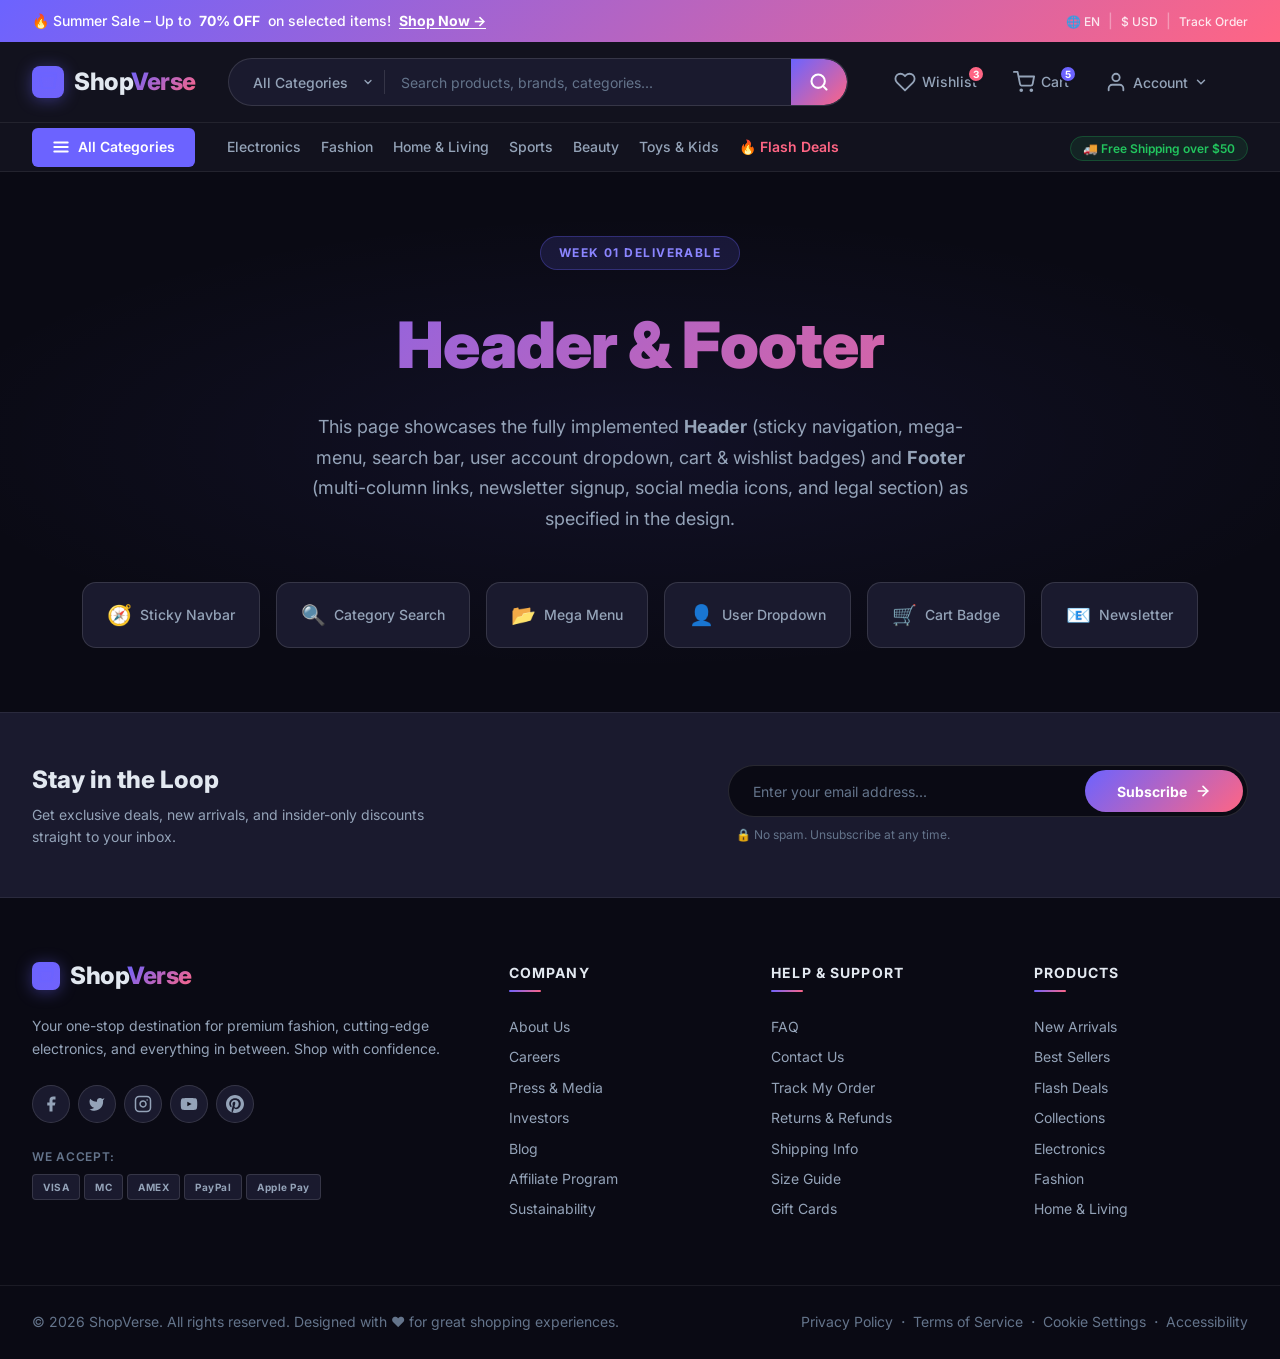
<file: front-end/week-01/index.html>
<!DOCTYPE html>
<html lang="en">
<head>
  <meta charset="UTF-8" />
  <meta name="viewport" content="width=device-width, initial-scale=1.0" />
  <meta name="description" content="ShopVerse – Premium eCommerce destination for fashion, electronics, and lifestyle products." />
  <title>ShopVerse | Week 01 – Header &amp; Footer</title>
  <link rel="preconnect" href="https://fonts.googleapis.com" />
  <link rel="preconnect" href="https://fonts.gstatic.com" crossorigin />
  <link href="https://fonts.googleapis.com/css2?family=Inter:wght@300;400;500;600;700;800;900&display=swap" rel="stylesheet" />
  <link rel="stylesheet" href="css/style.css" />
</head>
<body>

  <!-- ===================== HEADER ===================== -->
  <header class="site-header" id="site-header">

    <!-- Top announcement bar -->
    <div class="announcement-bar">
      <div class="container">
        <span class="announcement-text">
          🔥 Summer Sale – Up to <strong>70% OFF</strong> on selected items!
          <a href="#" class="announcement-link">Shop Now →</a>
        </span>
        <div class="announcement-right">
          <a href="#" id="btn-language">🌐 EN</a>
          <span class="divider">|</span>
          <a href="#" id="btn-currency">$ USD</a>
          <span class="divider">|</span>
          <a href="#" id="btn-track">Track Order</a>
        </div>
      </div>
    </div>

    <!-- Main nav -->
    <nav class="main-nav" id="main-nav" role="navigation" aria-label="Main navigation">
      <div class="container nav-inner">

        <!-- Logo -->
        <a href="#" class="logo" id="logo" aria-label="ShopVerse Home">
          <span class="logo-icon">
            <svg width="32" height="32" viewBox="0 0 32 32" fill="none" aria-hidden="true">
              <rect width="32" height="32" rx="8" fill="url(#logoGrad)"/>
              <path d="M8 10h16M8 10l2 12h12l2-12M8 10l-2-3h18l-2 3" stroke="var(--color-primary)" stroke-width="2" stroke-linecap="round" stroke-linejoin="round"/>
              <defs>
                <linearGradient id="logoGrad" x1="0" y1="0" x2="32" y2="32">
                  <stop offset="0%" stop-color="#6C63FF"/>
                  <stop offset="100%" stop-color="#FF6584"/>
                </linearGradient>
              </defs>
            </svg>
          </span>
          <span class="logo-text">Shop<span class="logo-accent">Verse</span></span>
        </a>

        <!-- Search Bar -->
        <div class="search-wrapper" role="search">
          <div class="search-bar" id="search-bar">
            <select class="search-category" id="search-category" aria-label="Search category">
              <option>All Categories</option>
              <option>Electronics</option>
              <option>Fashion</option>
              <option>Home &amp; Garden</option>
              <option>Sports</option>
              <option>Beauty</option>
            </select>
            <div class="search-divider"></div>
            <input
              type="search"
              class="search-input"
              id="search-input"
              placeholder="Search products, brands, categories..."
              aria-label="Search products"
            />
            <button class="search-btn" id="search-btn" aria-label="Search">
              <svg width="20" height="20" viewBox="0 0 24 24" fill="none" stroke="currentColor" stroke-width="2.5" stroke-linecap="round" stroke-linejoin="round" aria-hidden="true">
                <circle cx="11" cy="11" r="8"/><path d="m21 21-4.35-4.35"/>
              </svg>
            </button>
          </div>
        </div>

        <!-- Nav Actions -->
        <div class="nav-actions">
          <a href="#" class="nav-action-btn" id="btn-wishlist" aria-label="Wishlist">
            <svg width="22" height="22" viewBox="0 0 24 24" fill="none" stroke="currentColor" stroke-width="2" stroke-linecap="round" stroke-linejoin="round" aria-hidden="true">
              <path d="M20.84 4.61a5.5 5.5 0 0 0-7.78 0L12 5.67l-1.06-1.06a5.5 5.5 0 0 0-7.78 7.78l1.06 1.06L12 21.23l7.78-7.78 1.06-1.06a5.5 5.5 0 0 0 0-7.78z"/>
            </svg>
            <span class="action-label">Wishlist</span>
            <span class="badge" id="wishlist-badge">3</span>
          </a>

          <a href="#" class="nav-action-btn" id="btn-cart" aria-label="Shopping Cart">
            <svg width="22" height="22" viewBox="0 0 24 24" fill="none" stroke="currentColor" stroke-width="2" stroke-linecap="round" stroke-linejoin="round" aria-hidden="true">
              <circle cx="9" cy="21" r="1"/><circle cx="20" cy="21" r="1"/>
              <path d="M1 1h4l2.68 13.39a2 2 0 0 0 2 1.61h9.72a2 2 0 0 0 2-1.61L23 6H6"/>
            </svg>
            <span class="action-label">Cart</span>
            <span class="badge cart-badge" id="cart-badge">5</span>
          </a>

          <div class="user-menu" id="user-menu">
            <button class="nav-action-btn user-btn" id="btn-account" aria-label="Account menu" aria-expanded="false">
              <svg width="22" height="22" viewBox="0 0 24 24" fill="none" stroke="currentColor" stroke-width="2" stroke-linecap="round" stroke-linejoin="round" aria-hidden="true">
                <path d="M20 21v-2a4 4 0 0 0-4-4H8a4 4 0 0 0-4 4v2"/>
                <circle cx="12" cy="7" r="4"/>
              </svg>
              <span class="action-label">Account</span>
              <svg class="chevron" width="14" height="14" viewBox="0 0 24 24" fill="none" stroke="currentColor" stroke-width="2.5" stroke-linecap="round" aria-hidden="true">
                <polyline points="6 9 12 15 18 9"/>
              </svg>
            </button>
            <div class="user-dropdown" id="user-dropdown" role="menu" aria-label="Account options">
              <div class="dropdown-header">
                <div class="avatar" aria-hidden="true">JD</div>
                <div>
                  <p class="dropdown-name">John Doe</p>
                  <p class="dropdown-email">john@example.com</p>
                </div>
              </div>
              <div class="dropdown-divider"></div>
              <a href="#" class="dropdown-item" id="menu-profile" role="menuitem">👤 My Profile</a>
              <a href="#" class="dropdown-item" id="menu-orders" role="menuitem">📦 My Orders</a>
              <a href="#" class="dropdown-item" id="menu-wishlist" role="menuitem">❤️ Wishlist</a>
              <a href="#" class="dropdown-item" id="menu-settings" role="menuitem">⚙️ Settings</a>
              <div class="dropdown-divider"></div>
              <a href="#" class="dropdown-item logout" id="menu-logout" role="menuitem">🚪 Sign Out</a>
            </div>
          </div>
        </div>
      </div>

      <!-- Secondary Nav / Mega Menu -->
      <div class="secondary-nav">
        <div class="container secondary-nav-inner">
          <div class="all-categories-btn" id="all-categories-btn">
            <svg width="18" height="18" viewBox="0 0 24 24" fill="none" stroke="currentColor" stroke-width="2.5" stroke-linecap="round" aria-hidden="true">
              <line x1="3" y1="6" x2="21" y2="6"/><line x1="3" y1="12" x2="21" y2="12"/><line x1="3" y1="18" x2="21" y2="18"/>
            </svg>
            All Categories
          </div>

          <nav class="category-links" aria-label="Category navigation">
            <div class="category-item has-mega" id="nav-electronics">
              <a href="#">Electronics</a>
              <div class="mega-menu" id="mega-electronics" role="region" aria-label="Electronics subcategories">
                <div class="mega-col">
                  <h3 class="mega-title">Phones &amp; Tablets</h3>
                  <a href="#" id="mega-smartphones">Smartphones</a>
                  <a href="#" id="mega-tablets">Tablets</a>
                  <a href="#" id="mega-accessories">Accessories</a>
                </div>
                <div class="mega-col">
                  <h3 class="mega-title">Computers</h3>
                  <a href="#" id="mega-laptops">Laptops</a>
                  <a href="#" id="mega-desktops">Desktops</a>
                  <a href="#" id="mega-monitors">Monitors</a>
                </div>
                <div class="mega-col">
                  <h3 class="mega-title">Audio &amp; TV</h3>
                  <a href="#" id="mega-headphones">Headphones</a>
                  <a href="#" id="mega-speakers">Speakers</a>
                  <a href="#" id="mega-tvs">Smart TVs</a>
                </div>
                <div class="mega-promo">
                  <div class="mega-promo-badge">HOT DEAL</div>
                  <p class="mega-promo-text">Latest iPhone 16 Pro</p>
                  <p class="mega-promo-price">From $999</p>
                  <a href="#" class="mega-promo-btn" id="mega-promo-btn">Shop Now</a>
                </div>
              </div>
            </div>
            <a class="category-link-simple" href="#" id="nav-fashion">Fashion</a>
            <a class="category-link-simple" href="#" id="nav-home">Home &amp; Living</a>
            <a class="category-link-simple" href="#" id="nav-sports">Sports</a>
            <a class="category-link-simple" href="#" id="nav-beauty">Beauty</a>
            <a class="category-link-simple" href="#" id="nav-toys">Toys &amp; Kids</a>
            <a class="category-link-simple deal-link" href="#" id="nav-deals">🔥 Flash Deals</a>
          </nav>

          <div class="nav-right-badges">
            <span class="free-shipping-badge" id="free-shipping-badge">🚚 Free Shipping over $50</span>
          </div>
        </div>
      </div>
    </nav>
  </header>

  <!-- ===================== MAIN CONTENT (placeholder) ===================== -->
  <main class="main-content" id="main-content">
    <div class="placeholder-hero">
      <div class="container">
        <span class="week-label">Week 01 Deliverable</span>
        <h1 class="placeholder-title">Header &amp; Footer</h1>
        <p class="placeholder-desc">
          This page showcases the fully implemented <strong>Header</strong> (sticky navigation, mega-menu, search bar, user account dropdown, cart &amp; wishlist badges) and <strong>Footer</strong> (multi-column links, newsletter signup, social media icons, and legal section) as specified in the design.
        </p>
        <div class="placeholder-features">
          <div class="feature-card">
            <span class="feature-icon">🧭</span>
            <span>Sticky Navbar</span>
          </div>
          <div class="feature-card">
            <span class="feature-icon">🔍</span>
            <span>Category Search</span>
          </div>
          <div class="feature-card">
            <span class="feature-icon">📂</span>
            <span>Mega Menu</span>
          </div>
          <div class="feature-card">
            <span class="feature-icon">👤</span>
            <span>User Dropdown</span>
          </div>
          <div class="feature-card">
            <span class="feature-icon">🛒</span>
            <span>Cart Badge</span>
          </div>
          <div class="feature-card">
            <span class="feature-icon">📧</span>
            <span>Newsletter</span>
          </div>
        </div>
      </div>
    </div>
  </main>

  <!-- ===================== FOOTER ===================== -->
  <footer class="site-footer" id="site-footer">

    <!-- Footer top newsletter -->
    <div class="footer-newsletter-strip">
      <div class="container newsletter-strip-inner">
        <div class="newsletter-text">
          <h2 class="newsletter-heading">Stay in the Loop</h2>
          <p class="newsletter-sub">Get exclusive deals, new arrivals, and insider-only discounts straight to your inbox.</p>
        </div>
        <form class="newsletter-form" id="newsletter-form" novalidate>
          <div class="newsletter-input-wrap">
            <input
              type="email"
              class="newsletter-input"
              id="newsletter-email"
              placeholder="Enter your email address..."
              aria-label="Email address for newsletter"
              required
            />
            <button type="submit" class="newsletter-btn" id="newsletter-submit">
              Subscribe
              <svg width="16" height="16" viewBox="0 0 24 24" fill="none" stroke="currentColor" stroke-width="2.5" stroke-linecap="round" aria-hidden="true">
                <line x1="5" y1="12" x2="19" y2="12"/><polyline points="12 5 19 12 12 19"/>
              </svg>
            </button>
          </div>
          <p class="newsletter-note">🔒 No spam. Unsubscribe at any time.</p>
          <p class="newsletter-success" id="newsletter-success" style="display:none;">✅ Thank you! You're subscribed.</p>
        </form>
      </div>
    </div>

    <!-- Footer main -->
    <div class="footer-main">
      <div class="container footer-grid">

        <!-- Brand column -->
        <div class="footer-col footer-brand-col">
          <a href="#" class="footer-logo" id="footer-logo" aria-label="ShopVerse Home">
            <span class="logo-icon">
              <svg width="28" height="28" viewBox="0 0 32 32" fill="none" aria-hidden="true">
                <rect width="32" height="32" rx="8" fill="url(#footerLogoGrad)"/>
                <path d="M8 10h16M8 10l2 12h12l2-12M8 10l-2-3h18l-2 3" stroke="var(--color-primary)" stroke-width="2" stroke-linecap="round" stroke-linejoin="round"/>
                <defs>
                  <linearGradient id="footerLogoGrad" x1="0" y1="0" x2="32" y2="32">
                    <stop offset="0%" stop-color="#6C63FF"/>
                    <stop offset="100%" stop-color="#FF6584"/>
                  </linearGradient>
                </defs>
              </svg>
            </span>
            <span class="logo-text">Shop<span class="logo-accent">Verse</span></span>
          </a>
          <p class="footer-brand-desc">
            Your one-stop destination for premium fashion, cutting-edge electronics, and everything in between. Shop with confidence.
          </p>
          <div class="footer-socials" role="list" aria-label="Social media links">
            <a href="#" class="social-btn" id="social-facebook" aria-label="Facebook" role="listitem">
              <svg width="18" height="18" viewBox="0 0 24 24" fill="currentColor" aria-hidden="true"><path d="M18 2h-3a5 5 0 0 0-5 5v3H7v4h3v8h4v-8h3l1-4h-4V7a1 1 0 0 1 1-1h3z"/></svg>
            </a>
            <a href="#" class="social-btn" id="social-twitter" aria-label="Twitter / X" role="listitem">
              <svg width="18" height="18" viewBox="0 0 24 24" fill="currentColor" aria-hidden="true"><path d="M22 4s-.7 2.1-2 3.4c1.6 10-9.4 17.3-18 11.6 2.2.1 4.4-.6 6-2C3 15.5.5 9.6 3 5c2.2 2.6 5.6 4.1 9 4-.9-4.2 4-6.6 7-3.8 1.1 0 3-1.2 3-1.2z"/></svg>
            </a>
            <a href="#" class="social-btn" id="social-instagram" aria-label="Instagram" role="listitem">
              <svg width="18" height="18" viewBox="0 0 24 24" fill="none" stroke="currentColor" stroke-width="2" stroke-linecap="round" stroke-linejoin="round" aria-hidden="true"><rect x="2" y="2" width="20" height="20" rx="5" ry="5"/><path d="M16 11.37A4 4 0 1 1 12.63 8 4 4 0 0 1 16 11.37z"/><line x1="17.5" y1="6.5" x2="17.51" y2="6.5"/></svg>
            </a>
            <a href="#" class="social-btn" id="social-youtube" aria-label="YouTube" role="listitem">
              <svg width="18" height="18" viewBox="0 0 24 24" fill="currentColor" aria-hidden="true"><path d="M22.54 6.42a2.78 2.78 0 0 0-1.95-1.96C18.88 4 12 4 12 4s-6.88 0-8.59.46a2.78 2.78 0 0 0-1.95 1.96A29 29 0 0 0 1 12a29 29 0 0 0 .46 5.58A2.78 2.78 0 0 0 3.41 19.6C5.12 20 12 20 12 20s6.88 0 8.59-.46a2.78 2.78 0 0 0 1.95-1.95A29 29 0 0 0 23 12a29 29 0 0 0-.46-5.58z"/><polygon points="9.75 15.02 15.5 12 9.75 8.98 9.75 15.02" fill="#0F0F1A"/></svg>
            </a>
            <a href="#" class="social-btn" id="social-pinterest" aria-label="Pinterest" role="listitem">
              <svg width="18" height="18" viewBox="0 0 24 24" fill="currentColor" aria-hidden="true"><path d="M12 0C5.373 0 0 5.373 0 12c0 5.084 3.163 9.426 7.627 11.174-.105-.949-.2-2.405.042-3.441.218-.937 1.407-5.965 1.407-5.965s-.359-.719-.359-1.782c0-1.668.967-2.914 2.171-2.914 1.023 0 1.518.769 1.518 1.69 0 1.029-.655 2.568-.994 3.995-.283 1.194.599 2.169 1.777 2.169 2.133 0 3.772-2.249 3.772-5.495 0-2.873-2.064-4.882-5.012-4.882-3.414 0-5.418 2.561-5.418 5.207 0 1.031.397 2.138.893 2.738a.36.36 0 0 1 .083.345l-.333 1.36c-.053.22-.174.267-.402.161-1.499-.698-2.436-2.889-2.436-4.649 0-3.785 2.75-7.262 7.929-7.262 4.163 0 7.398 2.967 7.398 6.931 0 4.136-2.607 7.464-6.227 7.464-1.216 0-2.359-.632-2.75-1.378l-.748 2.853c-.271 1.043-1.002 2.35-1.492 3.146C9.57 23.812 10.763 24 12 24c6.627 0 12-5.373 12-12S18.627 0 12 0z"/></svg>
            </a>
          </div>
          <!-- Payment methods -->
          <div class="payment-methods">
            <p class="payment-label">We Accept:</p>
            <div class="payment-icons">
              <span class="payment-icon" id="pay-visa">VISA</span>
              <span class="payment-icon" id="pay-mc">MC</span>
              <span class="payment-icon" id="pay-amex">AMEX</span>
              <span class="payment-icon" id="pay-paypal">PayPal</span>
              <span class="payment-icon" id="pay-apple">Apple Pay</span>
            </div>
          </div>
        </div>

        <!-- Company links -->
        <div class="footer-col">
          <h3 class="footer-col-title">Company</h3>
          <ul class="footer-links" role="list">
            <li><a href="#" id="footer-about">About Us</a></li>
            <li><a href="#" id="footer-careers">Careers</a></li>
            <li><a href="#" id="footer-press">Press &amp; Media</a></li>
            <li><a href="#" id="footer-investors">Investors</a></li>
            <li><a href="#" id="footer-blog">Blog</a></li>
            <li><a href="#" id="footer-affiliates">Affiliate Program</a></li>
            <li><a href="#" id="footer-sustainability">Sustainability</a></li>
          </ul>
        </div>

        <!-- Help links -->
        <div class="footer-col">
          <h3 class="footer-col-title">Help &amp; Support</h3>
          <ul class="footer-links" role="list">
            <li><a href="#" id="footer-faq">FAQ</a></li>
            <li><a href="#" id="footer-contact">Contact Us</a></li>
            <li><a href="#" id="footer-track-order">Track My Order</a></li>
            <li><a href="#" id="footer-returns">Returns &amp; Refunds</a></li>
            <li><a href="#" id="footer-shipping">Shipping Info</a></li>
            <li><a href="#" id="footer-size-guide">Size Guide</a></li>
            <li><a href="#" id="footer-gift-cards">Gift Cards</a></li>
          </ul>
        </div>

        <!-- Products links -->
        <div class="footer-col">
          <h3 class="footer-col-title">Products</h3>
          <ul class="footer-links" role="list">
            <li><a href="#" id="footer-new-arrivals">New Arrivals</a></li>
            <li><a href="#" id="footer-best-sellers">Best Sellers</a></li>
            <li><a href="#" id="footer-flash-deals">Flash Deals</a></li>
            <li><a href="#" id="footer-collections">Collections</a></li>
            <li><a href="#" id="footer-electronics-f">Electronics</a></li>
            <li><a href="#" id="footer-fashion-f">Fashion</a></li>
            <li><a href="#" id="footer-home-living">Home &amp; Living</a></li>
          </ul>
        </div>
      </div>

      <!-- Footer bottom -->
      <div class="footer-bottom">
        <div class="container footer-bottom-inner">
          <p class="copyright">© 2026 ShopVerse. All rights reserved. Designed with ❤️ for great shopping experiences.</p>
          <div class="footer-legal-links">
            <a href="#" id="footer-privacy">Privacy Policy</a>
            <span class="dot-sep">·</span>
            <a href="#" id="footer-terms">Terms of Service</a>
            <span class="dot-sep">·</span>
            <a href="#" id="footer-cookies">Cookie Settings</a>
            <span class="dot-sep">·</span>
            <a href="#" id="footer-accessibility">Accessibility</a>
          </div>
        </div>
      </div>
    </div>
  </footer>

  <script>
    // ── User Dropdown Toggle ──────────────────────────────────────────
    const userMenu = document.getElementById('user-menu');
    const btnAccount = document.getElementById('btn-account');
    const userDropdown = document.getElementById('user-dropdown');

    btnAccount.addEventListener('click', function(e) {
      e.stopPropagation();
      const expanded = btnAccount.getAttribute('aria-expanded') === 'true';
      btnAccount.setAttribute('aria-expanded', String(!expanded));
      userDropdown.classList.toggle('active');
    });

    document.addEventListener('click', function() {
      btnAccount.setAttribute('aria-expanded', 'false');
      userDropdown.classList.remove('active');
    });

    // ── Header scroll effect ──────────────────────────────────────────
    const header = document.getElementById('site-header');
    window.addEventListener('scroll', function() {
      header.classList.toggle('scrolled', window.scrollY > 10);
    });

    // ── Newsletter Form ───────────────────────────────────────────────
    const newsletterForm = document.getElementById('newsletter-form');
    const newsletterSuccess = document.getElementById('newsletter-success');
    newsletterForm.addEventListener('submit', function(e) {
      e.preventDefault();
      const emailInput = document.getElementById('newsletter-email');
      if (emailInput.value && emailInput.validity.valid) {
        newsletterSuccess.style.display = 'block';
        emailInput.value = '';
      }
    });

    // ── Mega Menu hover handled by CSS ────────────────────────────────
    // (see CSS :hover rules on .category-item.has-mega)
  </script>
</body>
</html>
</file>
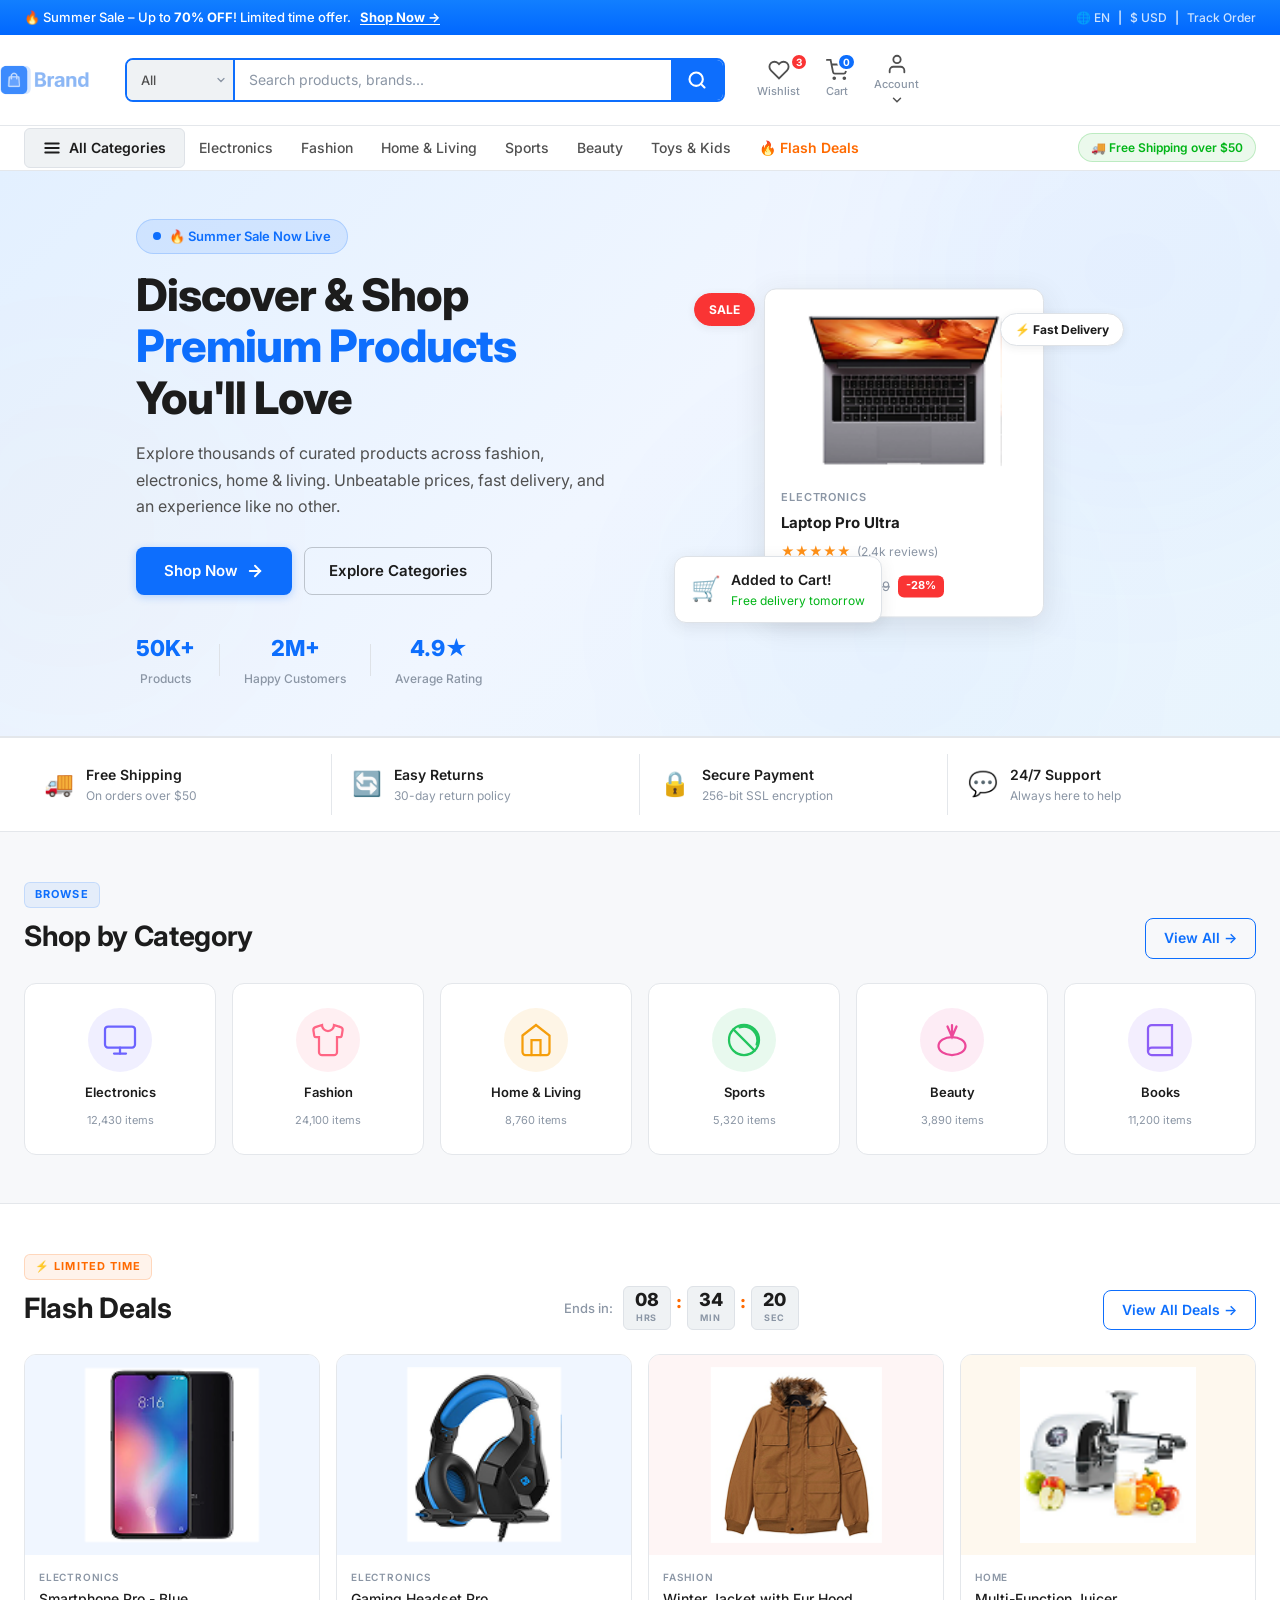
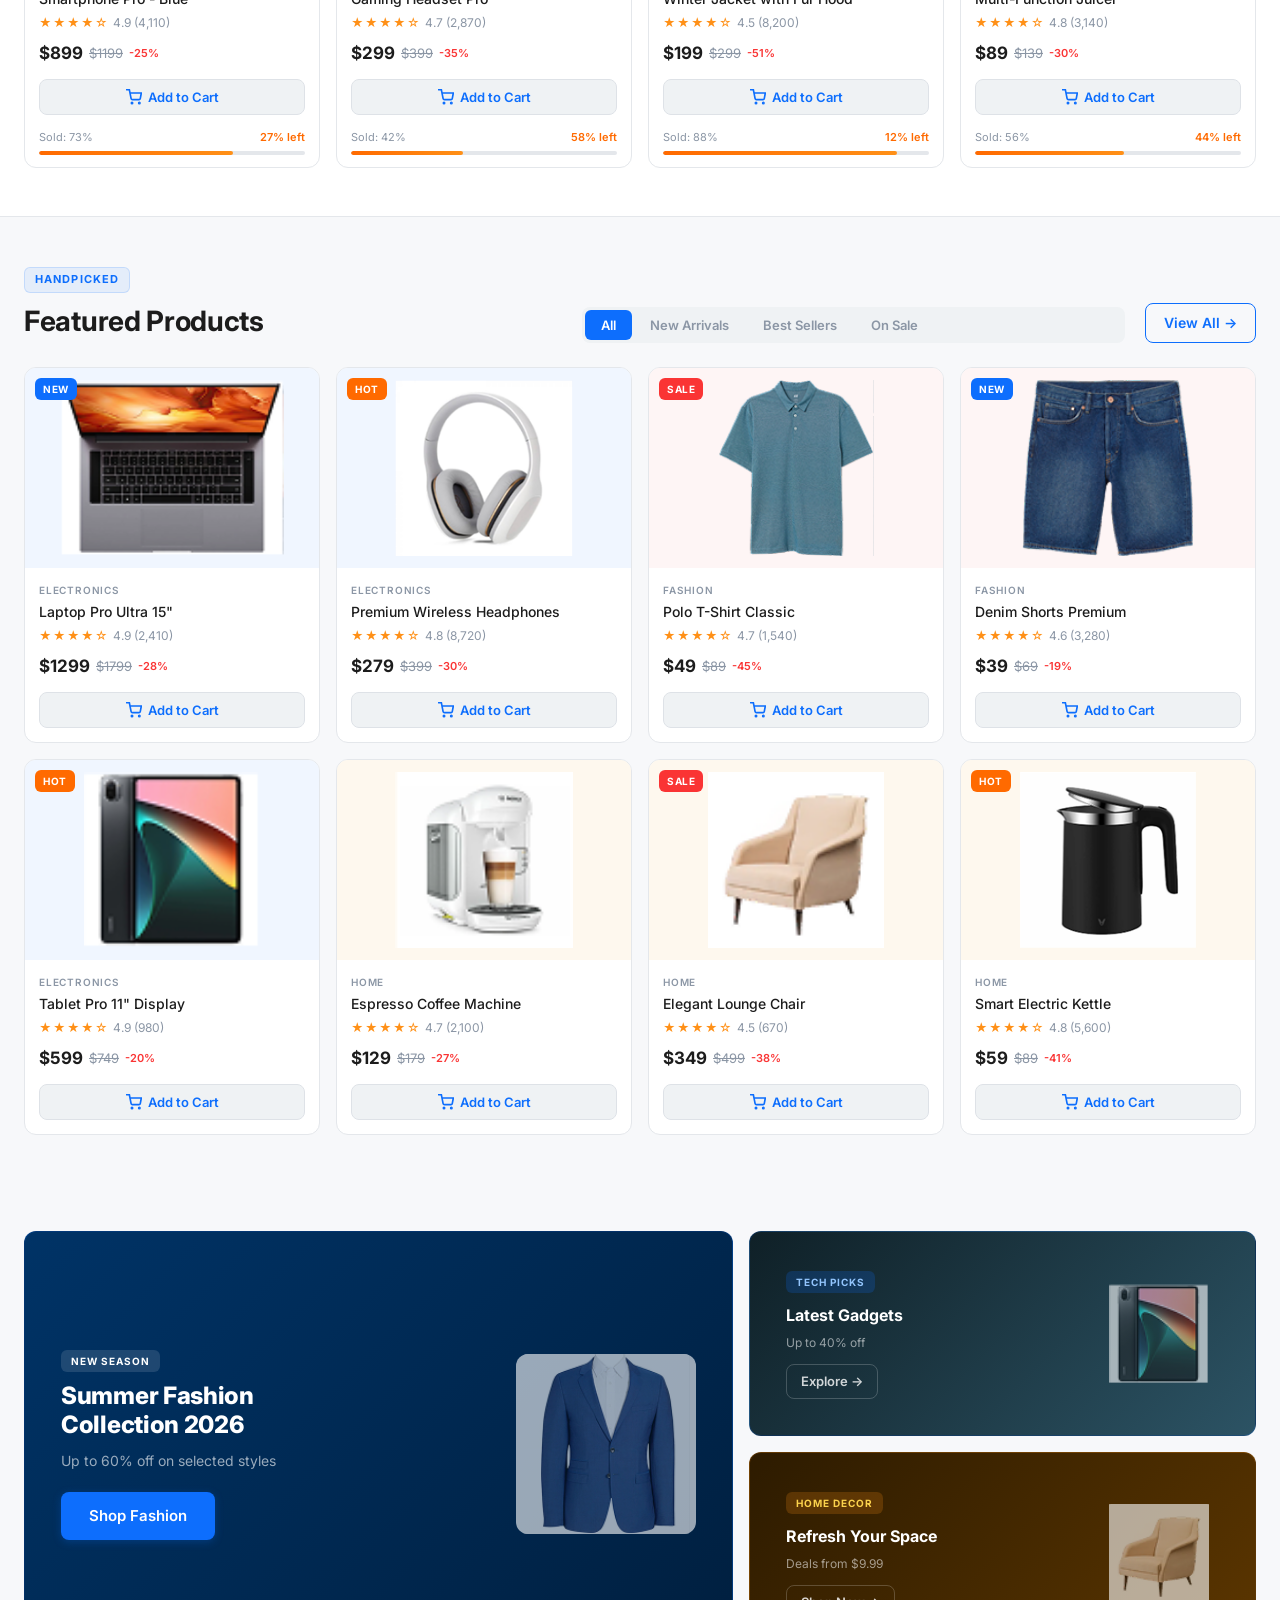
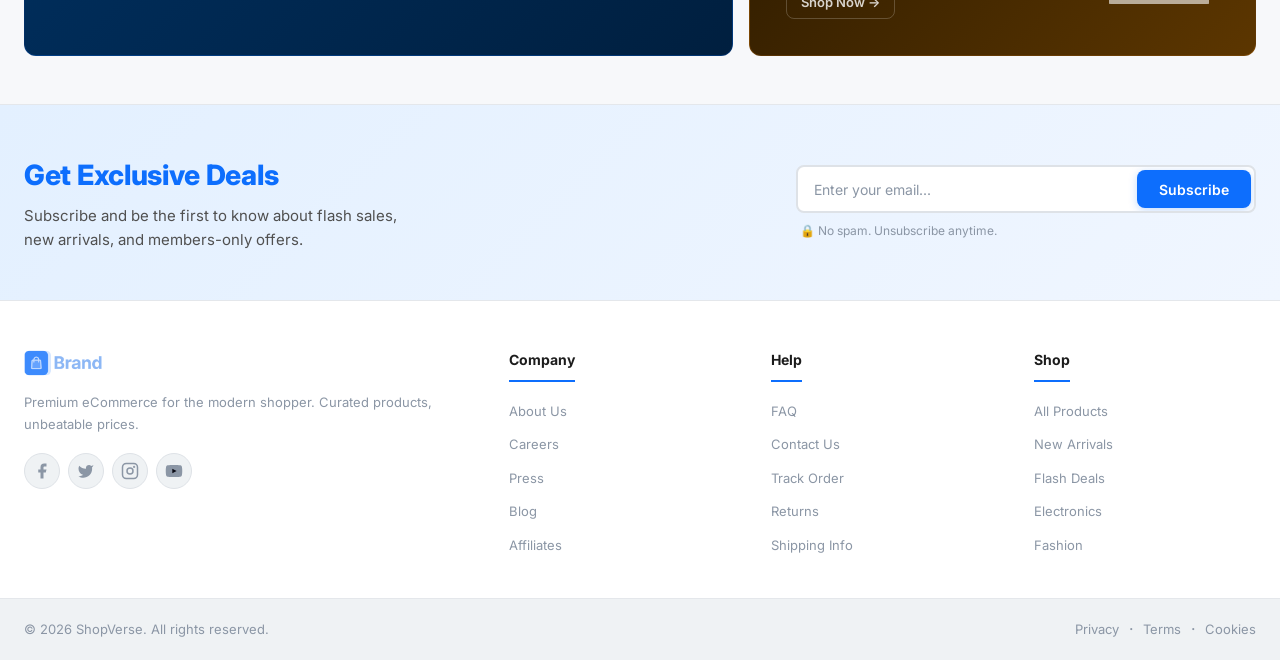
<file: front-end/week-02/index.html>
<!DOCTYPE html>
<html lang="en">
<head>
  <meta charset="UTF-8" />
  <meta name="viewport" content="width=device-width, initial-scale=1.0" />
  <meta name="description" content="ShopVerse – Your ultimate eCommerce destination. Shop electronics, fashion, home & living at unbeatable prices." />
  <title>ShopVerse | Home – Premium eCommerce</title>
  <link rel="preconnect" href="https://fonts.googleapis.com" />
  <link rel="preconnect" href="https://fonts.gstatic.com" crossorigin />
  <link href="https://fonts.googleapis.com/css2?family=Inter:wght@300;400;500;600;700;800;900&display=swap" rel="stylesheet" />
  <link rel="stylesheet" href="css/style.css" />
</head>
<body>

  <!-- ===================== HEADER ===================== -->
  <header class="site-header" id="site-header">
    <div class="announcement-bar">
      <div class="container">
        <span>🔥 Summer Sale – Up to <strong>70% OFF</strong>! Limited time offer.
          <a href="products.html" class="ann-link">Shop Now →</a>
        </span>
        <div class="ann-right">
          <a href="#" id="btn-language">🌐 EN</a>
          <span>|</span>
          <a href="#" id="btn-currency">$ USD</a>
          <span>|</span>
          <a href="#" id="btn-track">Track Order</a>
        </div>
      </div>
    </div>

    <nav class="main-nav" id="main-nav">
      <div class="container nav-inner">
        <a href="index.html" class="logo" id="logo">
          <img src="../assets/assets/Layout/Brand/logo-colored.png" alt="Brand Logo" style="height: 32px;" />
        </a>

        <div class="search-wrapper" role="search">
          <div class="search-bar" id="search-bar">
            <select class="search-category" id="search-category" aria-label="Category">
              <option>All</option>
              <option>Electronics</option>
              <option>Fashion</option>
              <option>Home</option>
              <option>Sports</option>
              <option>Beauty</option>
            </select>
            <div class="search-divider"></div>
            <input type="search" class="search-input" id="search-input" placeholder="Search products, brands..." aria-label="Search" />
            <button class="search-btn" id="search-btn" aria-label="Search">
              <svg width="20" height="20" viewBox="0 0 24 24" fill="none" stroke="currentColor" stroke-width="2.5" stroke-linecap="round"><circle cx="11" cy="11" r="8"/><path d="m21 21-4.35-4.35"/></svg>
            </button>
          </div>
        </div>

        <div class="nav-actions">
          <a href="#" class="nav-action-btn" id="btn-wishlist" aria-label="Wishlist">
            <svg width="22" height="22" viewBox="0 0 24 24" fill="none" stroke="currentColor" stroke-width="2" stroke-linecap="round"><path d="M20.84 4.61a5.5 5.5 0 0 0-7.78 0L12 5.67l-1.06-1.06a5.5 5.5 0 0 0-7.78 7.78l1.06 1.06L12 21.23l7.78-7.78 1.06-1.06a5.5 5.5 0 0 0 0-7.78z"/></svg>
            <span>Wishlist</span><span class="badge" id="wishlist-badge">3</span>
          </a>
          <a href="#" class="nav-action-btn" id="btn-cart" aria-label="Cart">
            <svg width="22" height="22" viewBox="0 0 24 24" fill="none" stroke="currentColor" stroke-width="2" stroke-linecap="round"><circle cx="9" cy="21" r="1"/><circle cx="20" cy="21" r="1"/><path d="M1 1h4l2.68 13.39a2 2 0 0 0 2 1.61h9.72a2 2 0 0 0 2-1.61L23 6H6"/></svg>
            <span>Cart</span><span class="badge cart-badge" id="cart-badge">0</span>
          </a>
          <div class="user-menu" id="user-menu">
            <button class="nav-action-btn user-btn" id="btn-account" aria-expanded="false">
              <svg width="22" height="22" viewBox="0 0 24 24" fill="none" stroke="currentColor" stroke-width="2" stroke-linecap="round"><path d="M20 21v-2a4 4 0 0 0-4-4H8a4 4 0 0 0-4 4v2"/><circle cx="12" cy="7" r="4"/></svg>
              <span>Account</span>
              <svg class="chevron" width="14" height="14" viewBox="0 0 24 24" fill="none" stroke="currentColor" stroke-width="2.5" stroke-linecap="round"><polyline points="6 9 12 15 18 9"/></svg>
            </button>
            <div class="user-dropdown" id="user-dropdown">
              <div class="dropdown-header">
                <div class="avatar">JD</div>
                <div><p class="dropdown-name">John Doe</p><p class="dropdown-email">john@example.com</p></div>
              </div>
              <div class="dropdown-divider"></div>
              <a href="#" class="dropdown-item" id="menu-profile">👤 My Profile</a>
              <a href="#" class="dropdown-item" id="menu-orders">📦 My Orders</a>
              <a href="#" class="dropdown-item" id="menu-settings">⚙️ Settings</a>
              <div class="dropdown-divider"></div>
              <a href="#" class="dropdown-item logout" id="menu-logout">🚪 Sign Out</a>
            </div>
          </div>
        </div>
      </div>

      <div class="secondary-nav">
        <div class="container secondary-nav-inner">
          <div class="all-cat-btn" id="all-cat-btn">
            <svg width="18" height="18" viewBox="0 0 24 24" fill="none" stroke="currentColor" stroke-width="2.5" stroke-linecap="round"><line x1="3" y1="6" x2="21" y2="6"/><line x1="3" y1="12" x2="21" y2="12"/><line x1="3" y1="18" x2="21" y2="18"/></svg>
            All Categories
          </div>
          <nav class="cat-links">
            <div class="cat-item has-mega">
              <a href="#">Electronics</a>
              <div class="mega-menu">
                <div class="mega-col"><h3 class="mega-t">Phones</h3><a href="#">Smartphones</a><a href="#">Tablets</a><a href="#">Wearables</a></div>
                <div class="mega-col"><h3 class="mega-t">Computers</h3><a href="#">Laptops</a><a href="#">Desktops</a><a href="#">Monitors</a></div>
                <div class="mega-col"><h3 class="mega-t">Audio</h3><a href="#">Headphones</a><a href="#">Speakers</a><a href="#">Smart TVs</a></div>
              </div>
            </div>
            <a href="#" id="nav-fashion">Fashion</a>
            <a href="#" id="nav-home">Home &amp; Living</a>
            <a href="#" id="nav-sports">Sports</a>
            <a href="#" id="nav-beauty">Beauty</a>
            <a href="#" id="nav-toys">Toys &amp; Kids</a>
            <a href="products.html" class="deal-link" id="nav-deals">🔥 Flash Deals</a>
          </nav>
          <span class="ship-badge" id="free-ship">🚚 Free Shipping over $50</span>
        </div>
      </div>
    </nav>
  </header>

  <main id="main-content">

    <!-- ===================== HERO ===================== -->
    <section class="hero" id="hero">
      <div class="hero-bg-shapes" aria-hidden="true">
        <div class="shape shape-1"></div>
        <div class="shape shape-2"></div>
        <div class="shape shape-3"></div>
      </div>
      <div class="container hero-inner">
        <div class="hero-content">
          <div class="hero-badge" id="hero-badge">
            <span class="badge-dot"></span>
            🔥 Summer Sale Now Live
          </div>
          <h1 class="hero-title">
            Discover &amp; Shop
            <span class="hero-gradient-text">Premium Products</span>
            You'll Love
          </h1>
          <p class="hero-desc">
            Explore thousands of curated products across fashion, electronics, home &amp; living. Unbeatable prices, fast delivery, and an experience like no other.
          </p>
          <div class="hero-ctas">
            <a href="products.html" class="btn-primary" id="hero-shop-btn">
              Shop Now
              <svg width="18" height="18" viewBox="0 0 24 24" fill="none" stroke="currentColor" stroke-width="2.5" stroke-linecap="round"><line x1="5" y1="12" x2="19" y2="12"/><polyline points="12 5 19 12 12 19"/></svg>
            </a>
            <a href="#categories" class="btn-outline" id="hero-explore-btn">Explore Categories</a>
          </div>
          <div class="hero-stats">
            <div class="stat">
              <span class="stat-num">50K+</span>
              <span class="stat-label">Products</span>
            </div>
            <div class="stat-divider"></div>
            <div class="stat">
              <span class="stat-num">2M+</span>
              <span class="stat-label">Happy Customers</span>
            </div>
            <div class="stat-divider"></div>
            <div class="stat">
              <span class="stat-num">4.9★</span>
              <span class="stat-label">Average Rating</span>
            </div>
          </div>
        </div>
        <div class="hero-visual" aria-hidden="true">
          <div class="hero-card-stack">
            <div class="hero-main-card">
              <div class="hero-card-img">
                <div class="product-visual-placeholder p-electronics" style="background:#fff; display:flex; justify-content:center; align-items:center;">
                  <img src="../assets/assets/Image/tech/image 34.png" alt="Laptop" style="width: 100%; height: 100%; object-fit: contain; border-radius: 12px; padding: 8px;" />
                </div>
              </div>
              <div class="hero-card-info">
                <p class="hc-category">Electronics</p>
                <p class="hc-name">Laptop Pro Ultra</p>
                <div class="hc-rating">
                  <span class="stars">★★★★★</span>
                  <span class="hc-rev">(2.4k reviews)</span>
                </div>
                <div class="hc-price-row">
                  <span class="hc-price">$1,299</span>
                  <span class="hc-old">$1,799</span>
                  <span class="hc-discount">-28%</span>
                </div>
              </div>
            </div>
            <div class="hero-float-badge badge-sale">SALE</div>
            <div class="hero-float-badge badge-fast">⚡ Fast Delivery</div>
            <div class="hero-float-card">
              <div class="fc-icon">🛒</div>
              <div>
                <p class="fc-title">Added to Cart!</p>
                <p class="fc-sub">Free delivery tomorrow</p>
              </div>
            </div>
          </div>
        </div>
      </div>
    </section>

    <!-- ===================== TRUST BADGES ===================== -->
    <section class="trust-strip" id="trust-strip">
      <div class="container trust-inner">
        <div class="trust-item">
          <span class="trust-icon">🚚</span>
          <div><p class="trust-title">Free Shipping</p><p class="trust-sub">On orders over $50</p></div>
        </div>
        <div class="trust-item">
          <span class="trust-icon">🔄</span>
          <div><p class="trust-title">Easy Returns</p><p class="trust-sub">30-day return policy</p></div>
        </div>
        <div class="trust-item">
          <span class="trust-icon">🔒</span>
          <div><p class="trust-title">Secure Payment</p><p class="trust-sub">256-bit SSL encryption</p></div>
        </div>
        <div class="trust-item">
          <span class="trust-icon">💬</span>
          <div><p class="trust-title">24/7 Support</p><p class="trust-sub">Always here to help</p></div>
        </div>
      </div>
    </section>

    <!-- ===================== CATEGORIES ===================== -->
    <section class="categories-section" id="categories">
      <div class="container">
        <div class="section-header">
          <div>
            <span class="section-badge">Browse</span>
            <h2 class="section-title">Shop by Category</h2>
          </div>
          <a href="products.html" class="view-all-btn" id="view-all-cats">View All →</a>
        </div>
        <div class="categories-grid" id="categories-grid">
          <a href="products.html?cat=electronics" class="cat-card" id="cat-electronics">
            <div class="cat-icon-wrap" style="--cat-color: #6C63FF;">
              <svg width="36" height="36" viewBox="0 0 24 24" fill="none" stroke="currentColor" stroke-width="1.5" stroke-linecap="round"><rect x="2" y="3" width="20" height="14" rx="2"/><line x1="8" y1="21" x2="16" y2="21"/><line x1="12" y1="17" x2="12" y2="21"/></svg>
            </div>
            <p class="cat-name">Electronics</p>
            <p class="cat-count">12,430 items</p>
          </a>
          <a href="products.html?cat=fashion" class="cat-card" id="cat-fashion">
            <div class="cat-icon-wrap" style="--cat-color: #FF6584;">
              <svg width="36" height="36" viewBox="0 0 24 24" fill="none" stroke="currentColor" stroke-width="1.5" stroke-linecap="round"><path d="M20.38 3.46 16 2a4 4 0 0 1-8 0L3.62 3.46a2 2 0 0 0-1.34 2.23l.58 3.57a1 1 0 0 0 .99.84H6v10c0 1.1.9 2 2 2h8a2 2 0 0 0 2-2V10h2.15a1 1 0 0 0 .99-.84l.58-3.57a2 2 0 0 0-1.34-2.23z"/></svg>
            </div>
            <p class="cat-name">Fashion</p>
            <p class="cat-count">24,100 items</p>
          </a>
          <a href="products.html?cat=home" class="cat-card" id="cat-home">
            <div class="cat-icon-wrap" style="--cat-color: #F59E0B;">
              <svg width="36" height="36" viewBox="0 0 24 24" fill="none" stroke="currentColor" stroke-width="1.5" stroke-linecap="round"><path d="m3 9 9-7 9 7v11a2 2 0 0 1-2 2H5a2 2 0 0 1-2-2z"/><polyline points="9 22 9 12 15 12 15 22"/></svg>
            </div>
            <p class="cat-name">Home &amp; Living</p>
            <p class="cat-count">8,760 items</p>
          </a>
          <a href="products.html?cat=sports" class="cat-card" id="cat-sports">
            <div class="cat-icon-wrap" style="--cat-color: #22C55E;">
              <svg width="36" height="36" viewBox="0 0 24 24" fill="none" stroke="currentColor" stroke-width="1.5" stroke-linecap="round"><circle cx="12" cy="12" r="10"/><path d="M4.93 4.93 19.07 19.07M9 3.6A9 9 0 0 1 20.4 15"/></svg>
            </div>
            <p class="cat-name">Sports</p>
            <p class="cat-count">5,320 items</p>
          </a>
          <a href="products.html?cat=beauty" class="cat-card" id="cat-beauty">
            <div class="cat-icon-wrap" style="--cat-color: #EC4899;">
              <svg width="36" height="36" viewBox="0 0 24 24" fill="none" stroke="currentColor" stroke-width="1.5" stroke-linecap="round"><path d="M12 22c4.97 0 9-2.69 9-6s-4.03-6-9-6-9 2.69-9 6 4.03 6 9 6z"/><path d="M12 10V2M9 3l3 7 3-7"/></svg>
            </div>
            <p class="cat-name">Beauty</p>
            <p class="cat-count">3,890 items</p>
          </a>
          <a href="products.html?cat=books" class="cat-card" id="cat-books">
            <div class="cat-icon-wrap" style="--cat-color: #8B5CF6;">
              <svg width="36" height="36" viewBox="0 0 24 24" fill="none" stroke="currentColor" stroke-width="1.5" stroke-linecap="round"><path d="M4 19.5A2.5 2.5 0 0 1 6.5 17H20"/><path d="M6.5 2H20v20H6.5A2.5 2.5 0 0 1 4 19.5v-15A2.5 2.5 0 0 1 6.5 2z"/></svg>
            </div>
            <p class="cat-name">Books</p>
            <p class="cat-count">11,200 items</p>
          </a>
        </div>
      </div>
    </section>

    <!-- ===================== FLASH DEALS ===================== -->
    <section class="flash-deals" id="flash-deals">
      <div class="container">
        <div class="section-header">
          <div>
            <span class="section-badge deal-badge">⚡ Limited Time</span>
            <h2 class="section-title">Flash Deals</h2>
          </div>
          <div class="countdown-wrap">
            <span class="countdown-label">Ends in:</span>
            <div class="countdown" id="countdown">
              <div class="count-block"><span class="count-num" id="count-h">08</span><span class="count-label">HRS</span></div>
              <span class="count-colon">:</span>
              <div class="count-block"><span class="count-num" id="count-m">34</span><span class="count-label">MIN</span></div>
              <span class="count-colon">:</span>
              <div class="count-block"><span class="count-num" id="count-s">22</span><span class="count-label">SEC</span></div>
            </div>
          </div>
          <a href="products.html" class="view-all-btn" id="view-all-deals">View All Deals →</a>
        </div>
        <div class="deals-grid" id="deals-grid">
          <!-- Deal cards generated by JS -->
        </div>
      </div>
    </section>

    <!-- ===================== FEATURED PRODUCTS ===================== -->
    <section class="featured-section" id="featured-section">
      <div class="container">
        <div class="section-header">
          <div>
            <span class="section-badge">Handpicked</span>
            <h2 class="section-title">Featured Products</h2>
          </div>
          <div class="tabs" id="tabs" role="tablist">
            <button class="tab active" id="tab-all" role="tab" data-tab="all">All</button>
            <button class="tab" id="tab-new" role="tab" data-tab="new">New Arrivals</button>
            <button class="tab" id="tab-best" role="tab" data-tab="best">Best Sellers</button>
            <button class="tab" id="tab-sale" role="tab" data-tab="sale">On Sale</button>
          </div>
          <a href="products.html" class="view-all-btn" id="view-all-featured">View All →</a>
        </div>
        <div class="products-grid" id="featured-grid">
          <!-- Products injected by JS -->
        </div>
      </div>
    </section>

    <!-- ===================== PROMO BANNER ===================== -->
    <section class="promo-section" id="promo-section">
      <div class="container promo-grid">
        <div class="promo-card promo-card-large" id="promo-main">
          <div class="promo-content">
            <span class="promo-badge">New Season</span>
            <h3 class="promo-title">Summer Fashion <br/>Collection 2026</h3>
            <p class="promo-sub">Up to 60% off on selected styles</p>
            <a href="products.html?cat=fashion" class="btn-primary promo-btn" id="promo-fashion-btn">Shop Fashion</a>
          </div>
          <div class="promo-visual fashion-visual" aria-hidden="true" style="background:#fff; border-radius:12px; overflow:hidden; width:180px; height:180px;">
            <img src="../assets/assets/Layout/alibaba/Image/cloth/image 30.png" alt="Fashion Promo" style="width: 100%; height: 100%; object-fit: contain;" />
          </div>
        </div>
        <div class="promo-col">
          <div class="promo-card promo-card-small" id="promo-tech">
            <div class="promo-content">
              <span class="promo-badge promo-badge-tech">Tech Picks</span>
              <h3 class="promo-title-sm">Latest Gadgets</h3>
              <p class="promo-sub-sm">Up to 40% off</p>
              <a href="products.html?cat=electronics" class="btn-sm-promo" id="promo-tech-btn">Explore →</a>
            </div>
            <div class="promo-visual tech-visual" aria-hidden="true" style="border-radius:12px; overflow:hidden; width:120px; height:100px;">
              <img src="../assets/assets/Image/tech/image 32.png" alt="Tech Promo" style="width: 100%; height: 100%; object-fit: contain;" />
            </div>
          </div>
          <div class="promo-card promo-card-small" id="promo-home">
            <div class="promo-content">
              <span class="promo-badge promo-badge-home">Home Decor</span>
              <h3 class="promo-title-sm">Refresh Your Space</h3>
              <p class="promo-sub-sm">Deals from $9.99</p>
              <a href="products.html?cat=home" class="btn-sm-promo" id="promo-home-btn">Shop Now →</a>
            </div>
            <div class="promo-visual home-visual" aria-hidden="true" style="border-radius:12px; overflow:hidden; width:120px; height:100px;">
              <img src="../assets/assets/Image/interior/1.png" alt="Home Promo" style="width: 100%; height: 100%; object-fit: contain;" />
            </div>
          </div>
        </div>
      </div>
    </section>

    <!-- ===================== NEWSLETTER ===================== -->
    <section class="newsletter-section" id="newsletter-section">
      <div class="container newsletter-inner">
        <div class="nl-text">
          <h2 class="nl-title">Get Exclusive Deals</h2>
          <p class="nl-sub">Subscribe and be the first to know about flash sales, new arrivals, and members-only offers.</p>
        </div>
        <form class="nl-form" id="nl-form" novalidate>
          <div class="nl-input-wrap">
            <input type="email" class="nl-input" id="nl-email" placeholder="Enter your email..." aria-label="Email" required />
            <button type="submit" class="btn-primary nl-btn" id="nl-submit">Subscribe</button>
          </div>
          <p class="nl-note">🔒 No spam. Unsubscribe anytime.</p>
          <p class="nl-success" id="nl-success" style="display:none">✅ You're subscribed! Welcome aboard.</p>
        </form>
      </div>
    </section>

  </main>

  <!-- ===================== FOOTER ===================== -->
  <footer class="site-footer" id="site-footer">
    <div class="footer-main">
      <div class="container footer-grid">
        <div class="footer-col footer-brand-col">
          <a href="index.html" class="footer-logo" id="footer-logo">
            <img src="../assets/assets/Layout/Brand/logo-colored.png" alt="Brand Logo" style="height: 28px;" />
          </a>
          <p class="footer-desc">Premium eCommerce for the modern shopper. Curated products, unbeatable prices.</p>
          <div class="footer-socials">
            <a href="#" class="social-btn" id="sf-fb" aria-label="Facebook"><svg width="18" height="18" viewBox="0 0 24 24" fill="currentColor"><path d="M18 2h-3a5 5 0 0 0-5 5v3H7v4h3v8h4v-8h3l1-4h-4V7a1 1 0 0 1 1-1h3z"/></svg></a>
            <a href="#" class="social-btn" id="sf-tw" aria-label="Twitter"><svg width="18" height="18" viewBox="0 0 24 24" fill="currentColor"><path d="M22 4s-.7 2.1-2 3.4c1.6 10-9.4 17.3-18 11.6 2.2.1 4.4-.6 6-2C3 15.5.5 9.6 3 5c2.2 2.6 5.6 4.1 9 4-.9-4.2 4-6.6 7-3.8 1.1 0 3-1.2 3-1.2z"/></svg></a>
            <a href="#" class="social-btn" id="sf-ig" aria-label="Instagram"><svg width="18" height="18" viewBox="0 0 24 24" fill="none" stroke="currentColor" stroke-width="2" stroke-linecap="round"><rect x="2" y="2" width="20" height="20" rx="5"/><circle cx="12" cy="12" r="4"/><circle cx="17.5" cy="6.5" r="0.5" fill="currentColor"/></svg></a>
            <a href="#" class="social-btn" id="sf-yt" aria-label="YouTube"><svg width="18" height="18" viewBox="0 0 24 24" fill="currentColor"><path d="M22.54 6.42a2.78 2.78 0 0 0-1.95-1.96C18.88 4 12 4 12 4s-6.88 0-8.59.46a2.78 2.78 0 0 0-1.95 1.96A29 29 0 0 0 1 12a29 29 0 0 0 .46 5.58A2.78 2.78 0 0 0 3.41 19.6C5.12 20 12 20 12 20s6.88 0 8.59-.46a2.78 2.78 0 0 0 1.95-1.95A29 29 0 0 0 23 12a29 29 0 0 0-.46-5.58z"/><polygon points="9.75 15.02 15.5 12 9.75 8.98 9.75 15.02" fill="#0A0A14"/></svg></a>
          </div>
        </div>
        <div class="footer-col">
          <h3 class="footer-col-title">Company</h3>
          <ul class="footer-links">
            <li><a href="#" id="f-about">About Us</a></li>
            <li><a href="#" id="f-careers">Careers</a></li>
            <li><a href="#" id="f-press">Press</a></li>
            <li><a href="#" id="f-blog">Blog</a></li>
            <li><a href="#" id="f-affiliates">Affiliates</a></li>
          </ul>
        </div>
        <div class="footer-col">
          <h3 class="footer-col-title">Help</h3>
          <ul class="footer-links">
            <li><a href="#" id="f-faq">FAQ</a></li>
            <li><a href="#" id="f-contact">Contact Us</a></li>
            <li><a href="#" id="f-tracking">Track Order</a></li>
            <li><a href="#" id="f-returns">Returns</a></li>
            <li><a href="#" id="f-shipping">Shipping Info</a></li>
          </ul>
        </div>
        <div class="footer-col">
          <h3 class="footer-col-title">Shop</h3>
          <ul class="footer-links">
            <li><a href="products.html" id="f-all">All Products</a></li>
            <li><a href="products.html" id="f-new">New Arrivals</a></li>
            <li><a href="products.html" id="f-deals">Flash Deals</a></li>
            <li><a href="products.html" id="f-electronics">Electronics</a></li>
            <li><a href="products.html" id="f-fashion">Fashion</a></li>
          </ul>
        </div>
      </div>
      <div class="footer-bottom">
        <div class="container footer-bottom-inner">
          <p class="copyright">© 2026 ShopVerse. All rights reserved.</p>
          <div class="footer-legal">
            <a href="#" id="f-privacy">Privacy</a>
            <span>·</span>
            <a href="#" id="f-terms">Terms</a>
            <span>·</span>
            <a href="#" id="f-cookies">Cookies</a>
          </div>
        </div>
      </div>
    </div>
  </footer>

  <!-- Cart notification toast -->
  <div class="toast" id="cart-toast" role="alert" aria-live="polite">
    <span class="toast-icon">🛒</span>
    <span class="toast-msg" id="toast-msg">Item added to cart!</span>
  </div>

  <script src="js/main.js"></script>
</body>
</html>
</file>
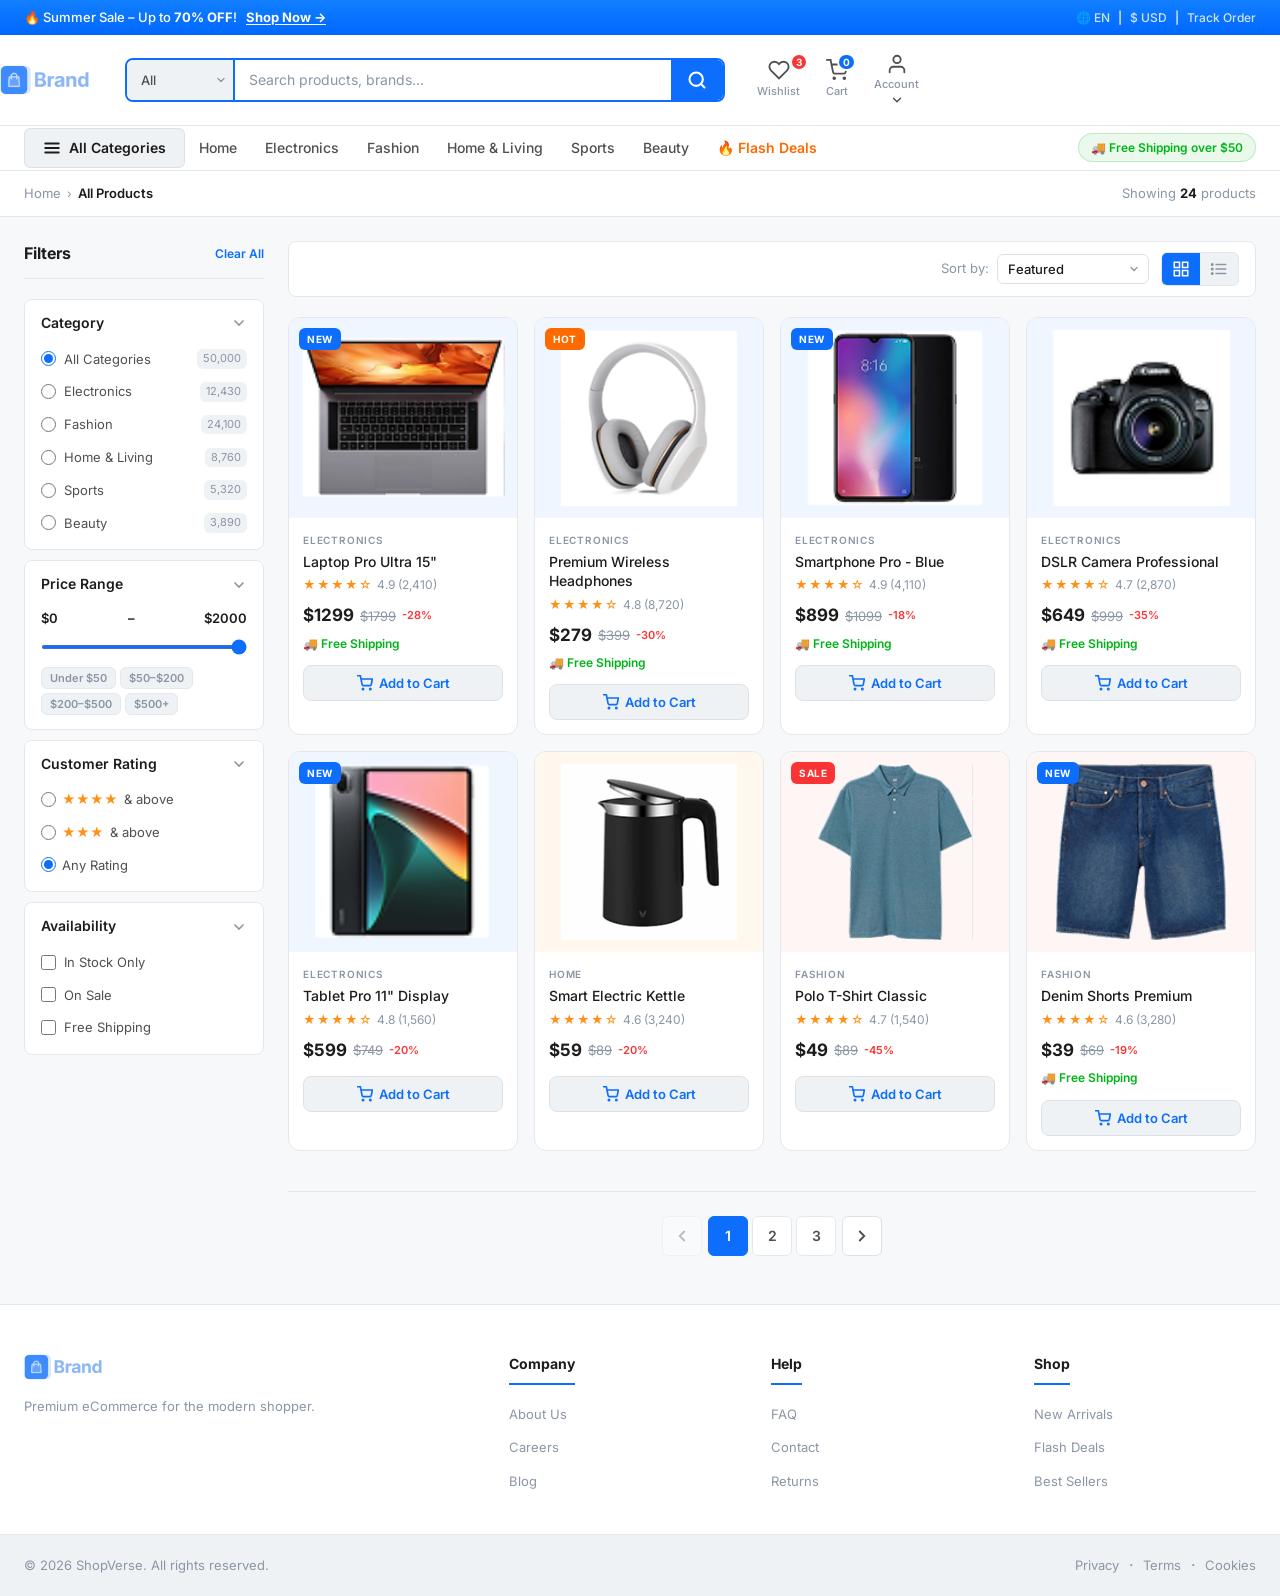
<file: front-end/week-02/products.html>
<!DOCTYPE html>
<html lang="en">
<head>
  <meta charset="UTF-8" />
  <meta name="viewport" content="width=device-width, initial-scale=1.0" />
  <meta name="description" content="ShopVerse – Browse all products. Filter by category, price, and rating to find the best deals." />
  <title>ShopVerse | All Products – Shop Now</title>
  <link rel="preconnect" href="https://fonts.googleapis.com" />
  <link rel="preconnect" href="https://fonts.gstatic.com" crossorigin />
  <link href="https://fonts.googleapis.com/css2?family=Inter:wght@300;400;500;600;700;800;900&display=swap" rel="stylesheet" />
  <link rel="stylesheet" href="css/style.css" />
</head>
<body>

  <!-- HEADER (same as index.html) -->
  <header class="site-header" id="site-header">
    <div class="announcement-bar">
      <div class="container">
        <span>🔥 Summer Sale – Up to <strong>70% OFF</strong>! <a href="#" class="ann-link">Shop Now →</a></span>
        <div class="ann-right">
          <a href="#" id="btn-language">🌐 EN</a><span>|</span>
          <a href="#" id="btn-currency">$ USD</a><span>|</span>
          <a href="#" id="btn-track">Track Order</a>
        </div>
      </div>
    </div>
    <nav class="main-nav" id="main-nav">
      <div class="container nav-inner">
        <a href="index.html" class="logo" id="logo">
          <img src="../assets/assets/Layout/Brand/logo-colored.png" alt="Brand Logo" style="height: 32px;" />
        </a>
        <div class="search-wrapper" role="search">
          <div class="search-bar" id="search-bar">
            <select class="search-category" id="search-category" aria-label="Category">
              <option>All</option><option>Electronics</option><option>Fashion</option><option>Home</option><option>Sports</option><option>Beauty</option>
            </select>
            <div class="search-divider"></div>
            <input type="search" class="search-input" id="search-input" placeholder="Search products, brands..." aria-label="Search" />
            <button class="search-btn" id="search-btn" aria-label="Search">
              <svg width="20" height="20" viewBox="0 0 24 24" fill="none" stroke="currentColor" stroke-width="2.5" stroke-linecap="round"><circle cx="11" cy="11" r="8"/><path d="m21 21-4.35-4.35"/></svg>
            </button>
          </div>
        </div>
        <div class="nav-actions">
          <a href="#" class="nav-action-btn" id="btn-wishlist"><svg width="22" height="22" viewBox="0 0 24 24" fill="none" stroke="currentColor" stroke-width="2" stroke-linecap="round"><path d="M20.84 4.61a5.5 5.5 0 0 0-7.78 0L12 5.67l-1.06-1.06a5.5 5.5 0 0 0-7.78 7.78l1.06 1.06L12 21.23l7.78-7.78 1.06-1.06a5.5 5.5 0 0 0 0-7.78z"/></svg><span>Wishlist</span><span class="badge" id="wishlist-badge">3</span></a>
          <a href="#" class="nav-action-btn" id="btn-cart"><svg width="22" height="22" viewBox="0 0 24 24" fill="none" stroke="currentColor" stroke-width="2" stroke-linecap="round"><circle cx="9" cy="21" r="1"/><circle cx="20" cy="21" r="1"/><path d="M1 1h4l2.68 13.39a2 2 0 0 0 2 1.61h9.72a2 2 0 0 0 2-1.61L23 6H6"/></svg><span>Cart</span><span class="badge cart-badge" id="cart-badge">0</span></a>
          <div class="user-menu" id="user-menu">
            <button class="nav-action-btn user-btn" id="btn-account" aria-expanded="false">
              <svg width="22" height="22" viewBox="0 0 24 24" fill="none" stroke="currentColor" stroke-width="2" stroke-linecap="round"><path d="M20 21v-2a4 4 0 0 0-4-4H8a4 4 0 0 0-4 4v2"/><circle cx="12" cy="7" r="4"/></svg><span>Account</span>
              <svg class="chevron" width="14" height="14" viewBox="0 0 24 24" fill="none" stroke="currentColor" stroke-width="2.5" stroke-linecap="round"><polyline points="6 9 12 15 18 9"/></svg>
            </button>
            <div class="user-dropdown" id="user-dropdown">
              <div class="dropdown-header"><div class="avatar">JD</div><div><p class="dropdown-name">John Doe</p><p class="dropdown-email">john@example.com</p></div></div>
              <div class="dropdown-divider"></div>
              <a href="#" class="dropdown-item" id="menu-profile">👤 My Profile</a>
              <a href="#" class="dropdown-item" id="menu-orders">📦 My Orders</a>
              <div class="dropdown-divider"></div>
              <a href="#" class="dropdown-item logout" id="menu-logout">🚪 Sign Out</a>
            </div>
          </div>
        </div>
      </div>
      <div class="secondary-nav">
        <div class="container secondary-nav-inner">
          <div class="all-cat-btn" id="all-cat-btn"><svg width="18" height="18" viewBox="0 0 24 24" fill="none" stroke="currentColor" stroke-width="2.5" stroke-linecap="round"><line x1="3" y1="6" x2="21" y2="6"/><line x1="3" y1="12" x2="21" y2="12"/><line x1="3" y1="18" x2="21" y2="18"/></svg>All Categories</div>
          <nav class="cat-links">
            <a href="index.html" id="nav-home-link">Home</a>
            <a href="#" id="nav-electronics">Electronics</a>
            <a href="#" id="nav-fashion">Fashion</a>
            <a href="#" id="nav-home">Home &amp; Living</a>
            <a href="#" id="nav-sports">Sports</a>
            <a href="#" id="nav-beauty">Beauty</a>
            <a href="#" class="deal-link" id="nav-deals">🔥 Flash Deals</a>
          </nav>
          <span class="ship-badge">🚚 Free Shipping over $50</span>
        </div>
      </div>
    </nav>
  </header>

  <main id="main-content">
    <!-- Breadcrumb -->
    <div class="breadcrumb-bar">
      <div class="container breadcrumb-inner">
        <nav class="breadcrumb" aria-label="Breadcrumb">
          <a href="index.html" id="bc-home">Home</a>
          <span class="bc-sep">›</span>
          <span class="bc-current" id="bc-current">All Products</span>
        </nav>
        <p class="results-count" id="results-count">Showing <strong id="product-count">0</strong> products</p>
      </div>
    </div>

    <div class="container products-layout" id="products-layout">

      <!-- ===================== SIDEBAR FILTERS ===================== -->
      <aside class="filters-sidebar" id="filters-sidebar" aria-label="Product filters">
        <div class="filters-header">
          <h2 class="filters-title">Filters</h2>
          <button class="clear-filters-btn" id="clear-filters-btn">Clear All</button>
        </div>

        <!-- Category Filter -->
        <div class="filter-group" id="filter-categories">
          <h3 class="filter-group-title">
            Category
            <svg class="filter-arrow" width="16" height="16" viewBox="0 0 24 24" fill="none" stroke="currentColor" stroke-width="2.5" stroke-linecap="round"><polyline points="6 9 12 15 18 9"/></svg>
          </h3>
          <div class="filter-options">
            <label class="filter-option" id="fcat-all"><input type="radio" name="category" value="all" checked /> All Categories <span class="filter-count">50,000</span></label>
            <label class="filter-option" id="fcat-electronics"><input type="radio" name="category" value="electronics" /> Electronics <span class="filter-count">12,430</span></label>
            <label class="filter-option" id="fcat-fashion"><input type="radio" name="category" value="fashion" /> Fashion <span class="filter-count">24,100</span></label>
            <label class="filter-option" id="fcat-home"><input type="radio" name="category" value="home" /> Home &amp; Living <span class="filter-count">8,760</span></label>
            <label class="filter-option" id="fcat-sports"><input type="radio" name="category" value="sports" /> Sports <span class="filter-count">5,320</span></label>
            <label class="filter-option" id="fcat-beauty"><input type="radio" name="category" value="beauty" /> Beauty <span class="filter-count">3,890</span></label>
          </div>
        </div>

        <!-- Price Filter -->
        <div class="filter-group" id="filter-price">
          <h3 class="filter-group-title">
            Price Range
            <svg class="filter-arrow" width="16" height="16" viewBox="0 0 24 24" fill="none" stroke="currentColor" stroke-width="2.5" stroke-linecap="round"><polyline points="6 9 12 15 18 9"/></svg>
          </h3>
          <div class="filter-options">
            <div class="price-display">
              <span id="price-min-display">$0</span>
              <span>–</span>
              <span id="price-max-display">$2000</span>
            </div>
            <input type="range" class="price-slider" id="price-slider" min="0" max="2000" value="2000" step="50" aria-label="Maximum price" />
            <div class="price-presets">
              <button class="price-preset" id="pp-under50" data-max="50">Under $50</button>
              <button class="price-preset" id="pp-50-200" data-min="50" data-max="200">$50–$200</button>
              <button class="price-preset" id="pp-200-500" data-min="200" data-max="500">$200–$500</button>
              <button class="price-preset" id="pp-over500" data-min="500">$500+</button>
            </div>
          </div>
        </div>

        <!-- Rating Filter -->
        <div class="filter-group" id="filter-rating">
          <h3 class="filter-group-title">
            Customer Rating
            <svg class="filter-arrow" width="16" height="16" viewBox="0 0 24 24" fill="none" stroke="currentColor" stroke-width="2.5" stroke-linecap="round"><polyline points="6 9 12 15 18 9"/></svg>
          </h3>
          <div class="filter-options">
            <label class="filter-option star-opt" id="frat-4"><input type="radio" name="rating" value="4" /> <span class="mini-stars">★★★★</span> &amp; above</label>
            <label class="filter-option star-opt" id="frat-3"><input type="radio" name="rating" value="3" /> <span class="mini-stars">★★★</span> &amp; above</label>
            <label class="filter-option star-opt" id="frat-any"><input type="radio" name="rating" value="0" checked /> Any Rating</label>
          </div>
        </div>

        <!-- Availability -->
        <div class="filter-group" id="filter-availability">
          <h3 class="filter-group-title">
            Availability
            <svg class="filter-arrow" width="16" height="16" viewBox="0 0 24 24" fill="none" stroke="currentColor" stroke-width="2.5" stroke-linecap="round"><polyline points="6 9 12 15 18 9"/></svg>
          </h3>
          <div class="filter-options">
            <label class="filter-option" id="favail-instock"><input type="checkbox" value="instock" id="chk-instock" /> In Stock Only</label>
            <label class="filter-option" id="favail-sale"><input type="checkbox" value="sale" id="chk-sale" /> On Sale</label>
            <label class="filter-option" id="favail-free-ship"><input type="checkbox" value="freeship" id="chk-freeship" /> Free Shipping</label>
          </div>
        </div>
      </aside>

      <!-- ===================== PRODUCTS AREA ===================== -->
      <div class="products-area" id="products-area">
        <!-- Sort & View Controls -->
        <div class="products-controls" id="products-controls">
          <div class="active-filters" id="active-filters"></div>
          <div class="controls-right">
            <div class="sort-wrap">
              <label for="sort-select" class="sort-label">Sort by:</label>
              <select class="sort-select" id="sort-select" aria-label="Sort products">
                <option value="featured">Featured</option>
                <option value="price-asc">Price: Low to High</option>
                <option value="price-desc">Price: High to Low</option>
                <option value="rating">Best Rating</option>
                <option value="newest">Newest First</option>
              </select>
            </div>
            <div class="view-toggle" role="group" aria-label="View style">
              <button class="view-btn active" id="view-grid" aria-label="Grid view" title="Grid View">
                <svg width="18" height="18" viewBox="0 0 24 24" fill="none" stroke="currentColor" stroke-width="2" stroke-linecap="round"><rect x="3" y="3" width="7" height="7"/><rect x="14" y="3" width="7" height="7"/><rect x="3" y="14" width="7" height="7"/><rect x="14" y="14" width="7" height="7"/></svg>
              </button>
              <button class="view-btn" id="view-list" aria-label="List view" title="List View">
                <svg width="18" height="18" viewBox="0 0 24 24" fill="none" stroke="currentColor" stroke-width="2" stroke-linecap="round"><line x1="8" y1="6" x2="21" y2="6"/><line x1="8" y1="12" x2="21" y2="12"/><line x1="8" y1="18" x2="21" y2="18"/><circle cx="3" cy="6" r="1" fill="currentColor"/><circle cx="3" cy="12" r="1" fill="currentColor"/><circle cx="3" cy="18" r="1" fill="currentColor"/></svg>
              </button>
            </div>
          </div>
        </div>

        <!-- Products Grid -->
        <div class="products-grid" id="products-grid"></div>

        <!-- Pagination -->
        <nav class="pagination" id="pagination" aria-label="Product pagination">
          <button class="page-btn prev-btn" id="prev-page" aria-label="Previous page" disabled>
            <svg width="18" height="18" viewBox="0 0 24 24" fill="none" stroke="currentColor" stroke-width="2.5" stroke-linecap="round"><polyline points="15 18 9 12 15 6"/></svg>
          </button>
          <div class="page-numbers" id="page-numbers"></div>
          <button class="page-btn next-btn" id="next-page" aria-label="Next page">
            <svg width="18" height="18" viewBox="0 0 24 24" fill="none" stroke="currentColor" stroke-width="2.5" stroke-linecap="round"><polyline points="9 18 15 12 9 6"/></svg>
          </button>
        </nav>
      </div>
    </div>
  </main>

  <!-- FOOTER -->
  <footer class="site-footer" id="site-footer">
    <div class="footer-main">
      <div class="container footer-grid">
        <div class="footer-col footer-brand-col">
          <a href="index.html" class="footer-logo" id="footer-logo">
            <img src="../assets/assets/Layout/Brand/logo-colored.png" alt="Brand Logo" style="height: 28px;" />
          </a>
          <p class="footer-desc">Premium eCommerce for the modern shopper.</p>
        </div>
        <div class="footer-col"><h3 class="footer-col-title">Company</h3><ul class="footer-links"><li><a href="#" id="f-about">About Us</a></li><li><a href="#" id="f-careers">Careers</a></li><li><a href="#" id="f-blog">Blog</a></li></ul></div>
        <div class="footer-col"><h3 class="footer-col-title">Help</h3><ul class="footer-links"><li><a href="#" id="f-faq">FAQ</a></li><li><a href="#" id="f-contact">Contact</a></li><li><a href="#" id="f-returns">Returns</a></li></ul></div>
        <div class="footer-col"><h3 class="footer-col-title">Shop</h3><ul class="footer-links"><li><a href="#" id="f-new">New Arrivals</a></li><li><a href="#" id="f-deals">Flash Deals</a></li><li><a href="#" id="f-bestsellers">Best Sellers</a></li></ul></div>
      </div>
      <div class="footer-bottom">
        <div class="container footer-bottom-inner">
          <p class="copyright">© 2026 ShopVerse. All rights reserved.</p>
          <div class="footer-legal">
            <a href="#" id="f-privacy">Privacy</a><span>·</span>
            <a href="#" id="f-terms">Terms</a><span>·</span>
            <a href="#" id="f-cookies">Cookies</a>
          </div>
        </div>
      </div>
    </div>
  </footer>

  <div class="toast" id="cart-toast" role="alert" aria-live="polite">
    <span class="toast-icon">🛒</span>
    <span class="toast-msg" id="toast-msg">Item added to cart!</span>
  </div>

  <script src="js/products.js"></script>
</body>
</html>
</file>
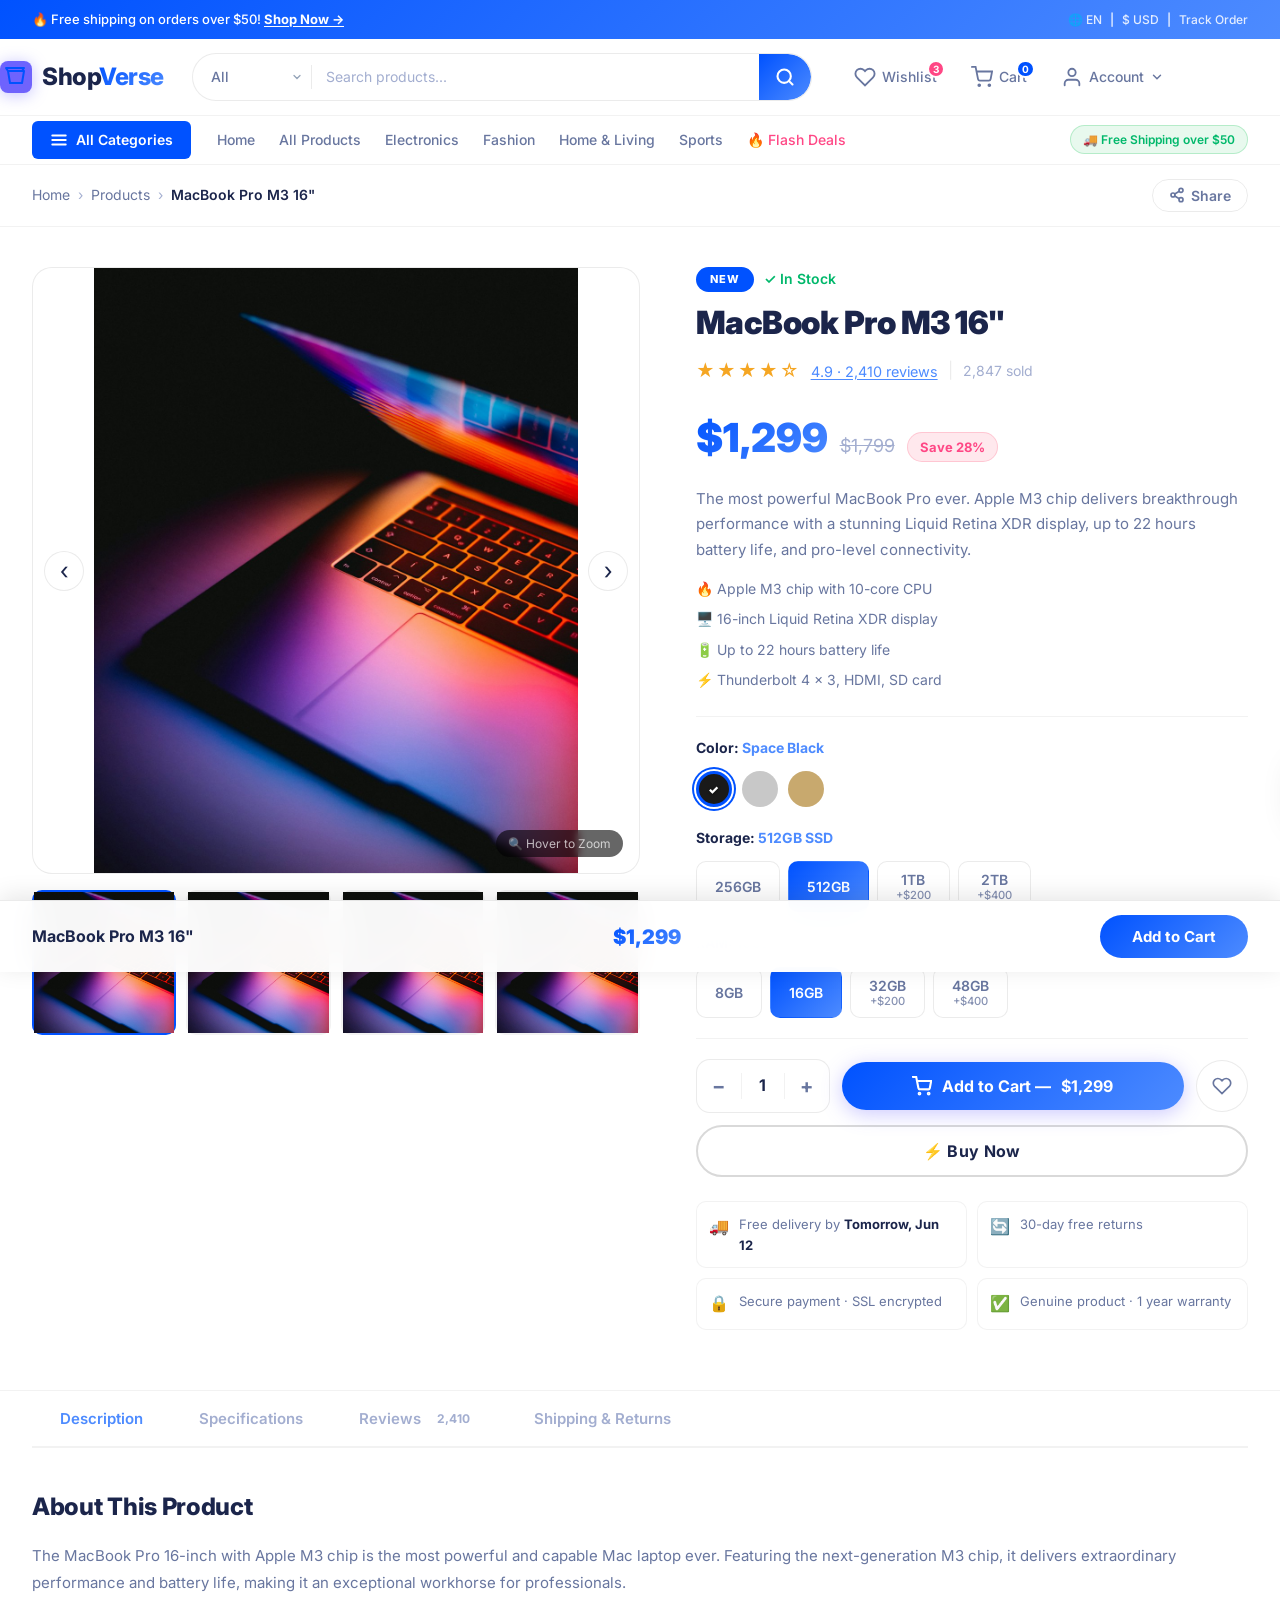
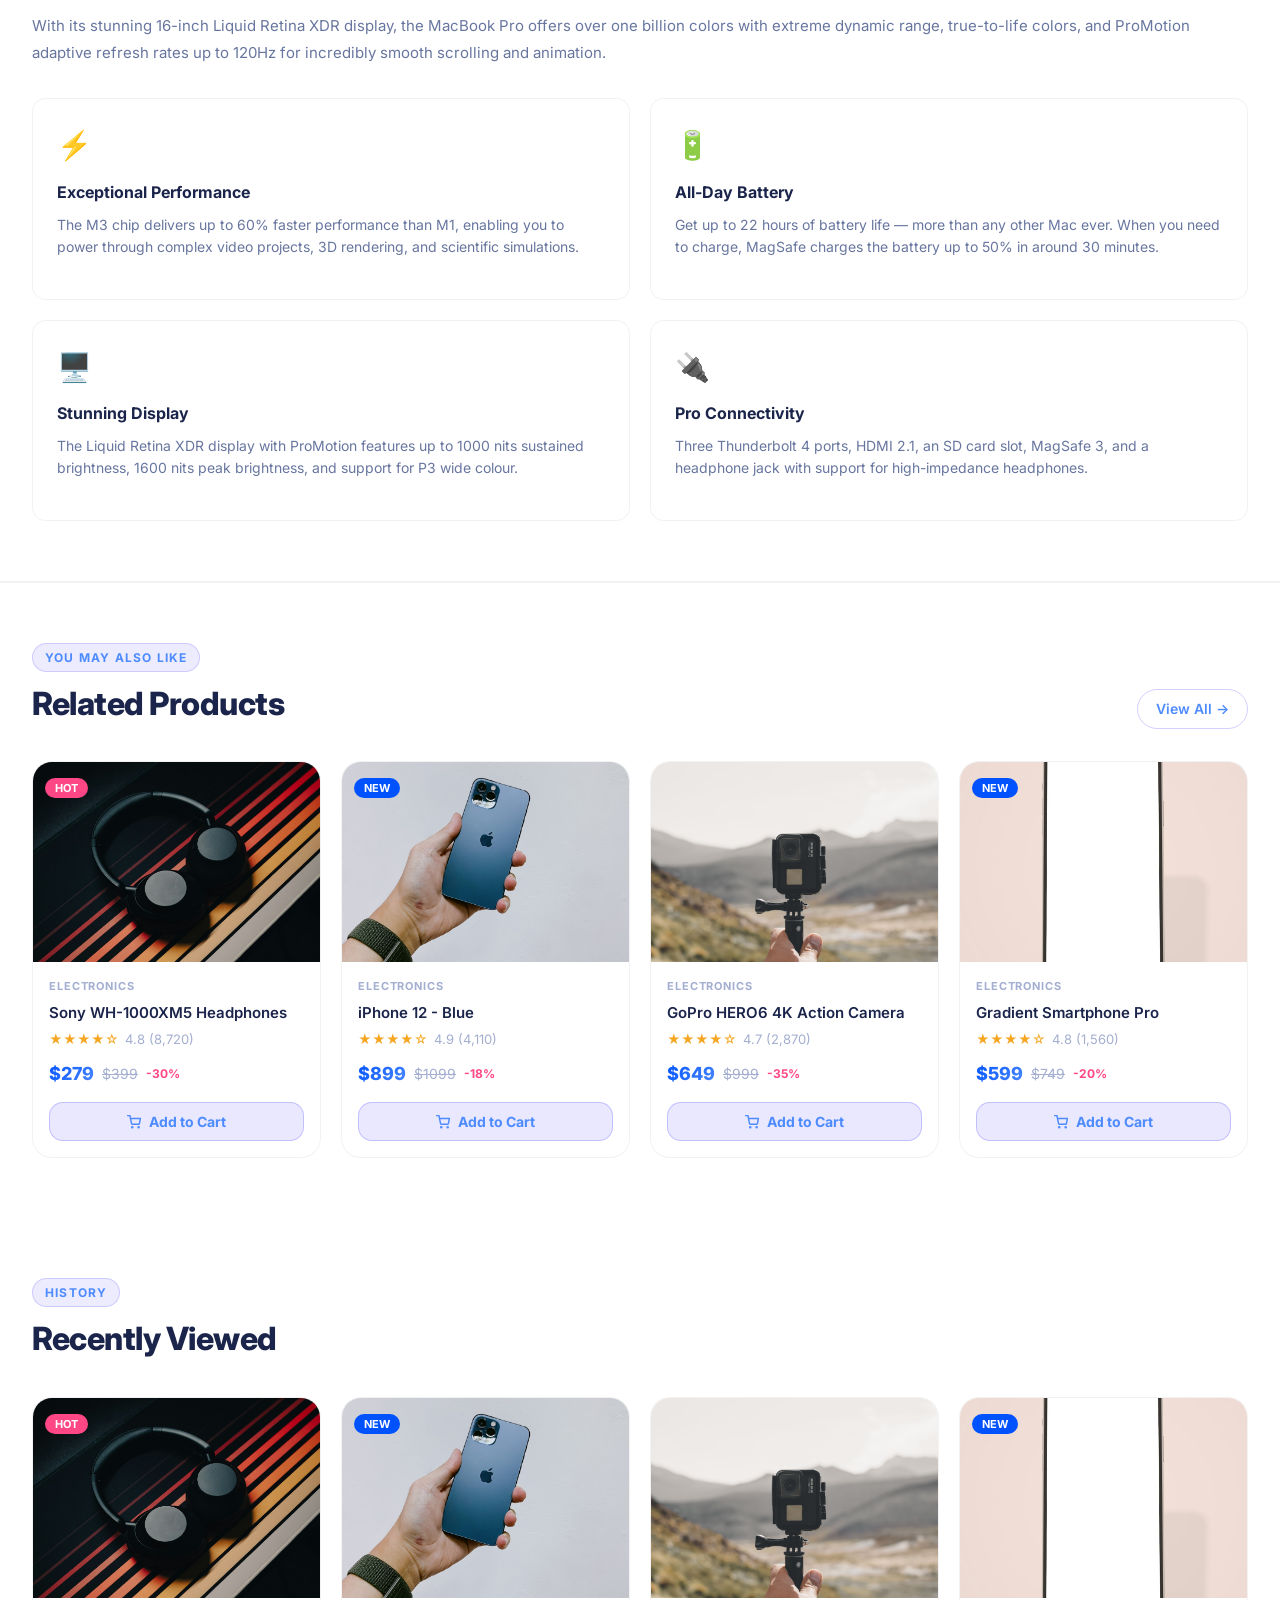
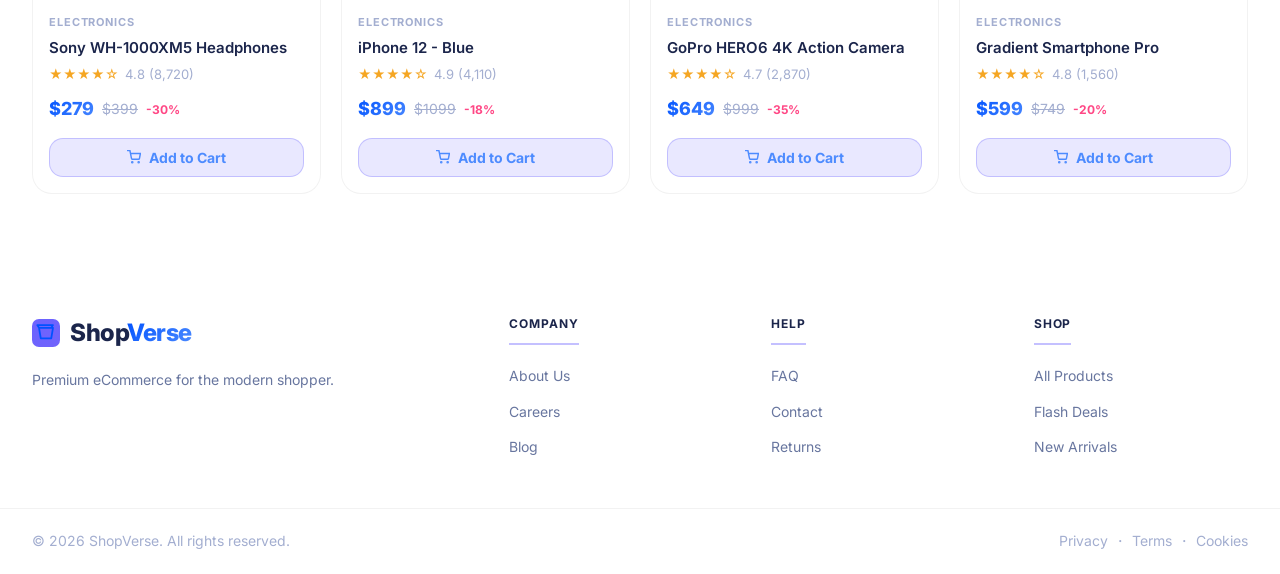
<file: front-end/week-03/product-detail.html>
<!DOCTYPE html>
<html lang="en">
<head>
  <meta charset="UTF-8" />
  <meta name="viewport" content="width=device-width, initial-scale=1.0" />
  <meta name="description" content="ShopVerse – Product details. Read reviews, choose options, and add to cart with confidence." />
  <title>ShopVerse | Product Details</title>
  <link rel="preconnect" href="https://fonts.googleapis.com" />
  <link rel="preconnect" href="https://fonts.gstatic.com" crossorigin />
  <link href="https://fonts.googleapis.com/css2?family=Inter:wght@300;400;500;600;700;800;900&display=swap" rel="stylesheet" />
  <link rel="stylesheet" href="css/style.css" />
</head>
<body>

  <!-- ===================== HEADER ===================== -->
  <header class="site-header" id="site-header">
    <div class="announcement-bar">
      <div class="container">
        <span>🔥 Free shipping on orders over $50! <a href="../week-02/products.html" class="ann-link">Shop Now →</a></span>
        <div class="ann-right">
          <a href="#" id="btn-language">🌐 EN</a><span>|</span>
          <a href="#" id="btn-currency">$ USD</a><span>|</span>
          <a href="#" id="btn-track">Track Order</a>
        </div>
      </div>
    </div>
    <nav class="main-nav" id="main-nav">
      <div class="container nav-inner">
        <a href="../week-02/index.html" class="logo" id="logo">
          <span class="logo-icon"><svg width="32" height="32" viewBox="0 0 32 32" fill="none"><rect width="32" height="32" rx="8" fill="url(#lg3)"/><path d="M8 10h16M8 10l2 12h12l2-12M8 10l-2-3h18l-2 3" stroke="var(--color-primary)" stroke-width="2" stroke-linecap="round" stroke-linejoin="round"/><defs><linearGradient id="lg3" x1="0" y1="0" x2="32" y2="32"><stop offset="0%" stop-color="#6C63FF"/><stop offset="100%" stop-color="#FF6584"/></linearGradient></defs></svg></span>
          <span class="logo-text">Shop<span class="logo-accent">Verse</span></span>
        </a>

        <!-- Live Search Bar with suggestions -->
        <div class="search-wrapper" role="search">
          <div class="search-bar" id="search-bar">
            <select class="search-category" id="search-category" aria-label="Search category">
              <option>All</option><option>Electronics</option><option>Fashion</option><option>Home</option><option>Sports</option><option>Beauty</option>
            </select>
            <div class="search-divider"></div>
            <input type="search" class="search-input" id="search-input" placeholder="Search products..." aria-label="Search" autocomplete="off" />
            <button class="search-btn" id="search-btn" aria-label="Search">
              <svg width="20" height="20" viewBox="0 0 24 24" fill="none" stroke="currentColor" stroke-width="2.5" stroke-linecap="round"><circle cx="11" cy="11" r="8"/><path d="m21 21-4.35-4.35"/></svg>
            </button>
          </div>
          <!-- Search suggestions dropdown -->
          <div class="search-suggestions" id="search-suggestions" role="listbox" aria-label="Search suggestions"></div>
        </div>

        <div class="nav-actions">
          <a href="#" class="nav-action-btn" id="btn-wishlist" aria-label="Wishlist">
            <svg width="22" height="22" viewBox="0 0 24 24" fill="none" stroke="currentColor" stroke-width="2" stroke-linecap="round"><path d="M20.84 4.61a5.5 5.5 0 0 0-7.78 0L12 5.67l-1.06-1.06a5.5 5.5 0 0 0-7.78 7.78l1.06 1.06L12 21.23l7.78-7.78 1.06-1.06a5.5 5.5 0 0 0 0-7.78z"/></svg>
            <span>Wishlist</span><span class="badge" id="wishlist-badge">3</span>
          </a>
          <a href="#" class="nav-action-btn" id="btn-cart" aria-label="Cart">
            <svg width="22" height="22" viewBox="0 0 24 24" fill="none" stroke="currentColor" stroke-width="2" stroke-linecap="round"><circle cx="9" cy="21" r="1"/><circle cx="20" cy="21" r="1"/><path d="M1 1h4l2.68 13.39a2 2 0 0 0 2 1.61h9.72a2 2 0 0 0 2-1.61L23 6H6"/></svg>
            <span>Cart</span><span class="badge cart-badge" id="cart-badge">0</span>
          </a>
          <div class="user-menu" id="user-menu">
            <button class="nav-action-btn user-btn" id="btn-account" aria-expanded="false">
              <svg width="22" height="22" viewBox="0 0 24 24" fill="none" stroke="currentColor" stroke-width="2" stroke-linecap="round"><path d="M20 21v-2a4 4 0 0 0-4-4H8a4 4 0 0 0-4 4v2"/><circle cx="12" cy="7" r="4"/></svg>
              <span>Account</span>
              <svg class="chevron" width="14" height="14" viewBox="0 0 24 24" fill="none" stroke="currentColor" stroke-width="2.5" stroke-linecap="round"><polyline points="6 9 12 15 18 9"/></svg>
            </button>
            <div class="user-dropdown" id="user-dropdown">
              <div class="dropdown-header"><div class="avatar">JD</div><div><p class="dropdown-name">John Doe</p><p class="dropdown-email">john@example.com</p></div></div>
              <div class="dropdown-divider"></div>
              <a href="#" class="dropdown-item" id="menu-profile">👤 My Profile</a>
              <a href="#" class="dropdown-item" id="menu-orders">📦 My Orders</a>
              <div class="dropdown-divider"></div>
              <a href="#" class="dropdown-item logout" id="menu-logout">🚪 Sign Out</a>
            </div>
          </div>
        </div>
      </div>
      <div class="secondary-nav">
        <div class="container secondary-nav-inner">
          <div class="all-cat-btn"><svg width="18" height="18" viewBox="0 0 24 24" fill="none" stroke="currentColor" stroke-width="2.5" stroke-linecap="round"><line x1="3" y1="6" x2="21" y2="6"/><line x1="3" y1="12" x2="21" y2="12"/><line x1="3" y1="18" x2="21" y2="18"/></svg>All Categories</div>
          <nav class="cat-links">
            <a href="../week-02/index.html" id="nav-home-link">Home</a>
            <a href="../week-02/products.html" id="nav-all">All Products</a>
            <a href="../week-02/products.html?cat=electronics" id="nav-electronics">Electronics</a>
            <a href="../week-02/products.html?cat=fashion" id="nav-fashion">Fashion</a>
            <a href="../week-02/products.html?cat=home" id="nav-home">Home &amp; Living</a>
            <a href="../week-02/products.html?cat=sports" id="nav-sports">Sports</a>
            <a href="../week-02/products.html" class="deal-link" id="nav-deals">🔥 Flash Deals</a>
          </nav>
          <span class="ship-badge">🚚 Free Shipping over $50</span>
        </div>
      </div>
    </nav>
  </header>

  <main id="main-content">

    <!-- Breadcrumb -->
    <div class="breadcrumb-bar">
      <div class="container breadcrumb-inner">
        <nav class="breadcrumb" aria-label="Breadcrumb" id="breadcrumb-nav">
          <a href="../week-02/index.html" id="bc-home">Home</a>
          <span class="bc-sep">›</span>
          <a href="../week-02/products.html" id="bc-products">Products</a>
          <span class="bc-sep">›</span>
          <span class="bc-current" id="bc-product-name">Product</span>
        </nav>
        <div class="breadcrumb-share">
          <button class="share-btn" id="share-btn" aria-label="Share product">
            <svg width="16" height="16" viewBox="0 0 24 24" fill="none" stroke="currentColor" stroke-width="2.5" stroke-linecap="round"><circle cx="18" cy="5" r="3"/><circle cx="6" cy="12" r="3"/><circle cx="18" cy="19" r="3"/><line x1="8.59" y1="13.51" x2="15.42" y2="17.49"/><line x1="15.41" y1="6.51" x2="8.59" y2="10.49"/></svg>
            Share
          </button>
        </div>
      </div>
    </div>

    <!-- ===================== PRODUCT DETAIL ===================== -->
    <section class="product-detail-section" id="product-detail-section">
      <div class="container product-detail-layout">

        <!-- Gallery Column -->
        <div class="gallery-col" id="gallery-col">
          <div class="main-image-wrap" id="main-image-wrap">
            <div class="main-image" id="main-image">
              <span id="main-img-icon" style="font-size:8rem;opacity:0.75" role="img" aria-label="Product image">💻</span>
              <div class="image-zoom-badge">🔍 Hover to Zoom</div>
            </div>
            <button class="img-nav prev-img" id="prev-img" aria-label="Previous image">‹</button>
            <button class="img-nav next-img" id="next-img" aria-label="Next image">›</button>
          </div>
          <div class="thumbnails" id="thumbnails" role="list" aria-label="Product images">
            <!-- Generated by JS -->
          </div>
        </div>

        <!-- Details Column -->
        <div class="details-col" id="details-col">
          <!-- Top badges -->
          <div class="detail-top-badges" id="detail-top-badges">
            <span class="product-badge-tag" id="product-badge-display">NEW</span>
            <span class="in-stock-indicator" id="stock-indicator">✓ In Stock</span>
          </div>

          <!-- Product name -->
          <h1 class="product-title" id="product-title">MacBook Pro M3 16"</h1>

          <!-- Rating summary -->
          <div class="product-rating-row" id="product-rating-row">
            <div class="rating-stars-big" id="rating-stars-big" aria-label="Rating">★★★★★</div>
            <a href="#reviews" class="rating-link" id="rating-count">4.9 · 2,410 reviews</a>
            <span class="rating-sep">|</span>
            <span class="sold-count" id="sold-count">2,847 sold</span>
          </div>

          <!-- Price block -->
          <div class="price-block" id="price-block">
            <span class="detail-price" id="detail-price">$1,299</span>
            <span class="detail-old-price" id="detail-old-price">$1,799</span>
            <span class="detail-discount-badge" id="detail-discount">Save 28%</span>
          </div>

          <!-- Short description -->
          <p class="product-short-desc" id="product-short-desc">
            The most powerful MacBook Pro ever. Apple M3 chip delivers breakthrough performance with a stunning Liquid Retina XDR display, up to 22 hours battery life, and pro-level connectivity.
          </p>

          <!-- Key features -->
          <ul class="key-features" id="key-features">
            <li>🔥 Apple M3 chip with 10-core CPU</li>
            <li>🖥️ 16-inch Liquid Retina XDR display</li>
            <li>🔋 Up to 22 hours battery life</li>
            <li>⚡ Thunderbolt 4 × 3, HDMI, SD card</li>
          </ul>

          <div class="option-divider"></div>

          <!-- Color Selector -->
          <div class="option-group" id="option-color">
            <label class="option-label">Color: <span class="selected-option" id="selected-color">Space Black</span></label>
            <div class="color-options" id="color-options" role="radiogroup" aria-label="Select color">
              <button class="color-swatch active" id="color-space-black" data-color="Space Black" style="background:#1a1a1a;" aria-label="Space Black" title="Space Black"></button>
              <button class="color-swatch" id="color-silver" data-color="Silver" style="background:#c8c8c8;" aria-label="Silver" title="Silver"></button>
              <button class="color-swatch" id="color-gold" data-color="Gold" style="background:#c8a96e;" aria-label="Gold" title="Gold"></button>
            </div>
          </div>

          <!-- Size / Storage Selector -->
          <div class="option-group" id="option-storage">
            <label class="option-label" for="storage-select">Storage: <span class="selected-option" id="selected-storage">512GB SSD</span></label>
            <div class="size-options" id="size-options" role="radiogroup" aria-label="Select storage">
              <button class="size-btn" id="storage-256" data-size="256GB SSD" data-price-add="0">256GB</button>
              <button class="size-btn active" id="storage-512" data-size="512GB SSD" data-price-add="0">512GB</button>
              <button class="size-btn" id="storage-1tb" data-size="1TB SSD" data-price-add="200">1TB <span class="size-price-hint">+$200</span></button>
              <button class="size-btn" id="storage-2tb" data-size="2TB SSD" data-price-add="400">2TB <span class="size-price-hint">+$400</span></button>
            </div>
          </div>

          <!-- RAM Selector -->
          <div class="option-group" id="option-ram">
            <label class="option-label">RAM: <span class="selected-option" id="selected-ram">16GB</span></label>
            <div class="size-options" id="ram-options" role="radiogroup" aria-label="Select RAM">
              <button class="size-btn" id="ram-8" data-ram="8GB" data-ram-price="0">8GB</button>
              <button class="size-btn active" id="ram-16" data-ram="16GB" data-ram-price="0">16GB</button>
              <button class="size-btn" id="ram-32" data-ram="32GB" data-ram-price="200">32GB <span class="size-price-hint">+$200</span></button>
              <button class="size-btn" id="ram-48" data-ram="48GB" data-ram-price="400">48GB <span class="size-price-hint">+$400</span></button>
            </div>
          </div>

          <div class="option-divider"></div>

          <!-- Quantity & Actions -->
          <div class="quantity-actions" id="quantity-actions">
            <div class="qty-control">
              <button class="qty-btn" id="qty-minus" aria-label="Decrease quantity">−</button>
              <span class="qty-display" id="qty-display" aria-live="polite">1</span>
              <button class="qty-btn" id="qty-plus" aria-label="Increase quantity">+</button>
            </div>
            <button class="btn-add-cart" id="btn-add-cart" aria-label="Add to cart">
              <svg width="20" height="20" viewBox="0 0 24 24" fill="none" stroke="currentColor" stroke-width="2.5" stroke-linecap="round" aria-hidden="true"><circle cx="9" cy="21" r="1"/><circle cx="20" cy="21" r="1"/><path d="M1 1h4l2.68 13.39a2 2 0 0 0 2 1.61h9.72a2 2 0 0 0 2-1.61L23 6H6"/></svg>
              Add to Cart — <span id="btn-price">$1,299</span>
            </button>
            <button class="btn-wishlist-big" id="btn-wishlist-big" aria-label="Add to wishlist" title="Add to wishlist">
              <svg width="20" height="20" viewBox="0 0 24 24" fill="none" stroke="currentColor" stroke-width="2" stroke-linecap="round" aria-hidden="true"><path d="M20.84 4.61a5.5 5.5 0 0 0-7.78 0L12 5.67l-1.06-1.06a5.5 5.5 0 0 0-7.78 7.78l1.06 1.06L12 21.23l7.78-7.78 1.06-1.06a5.5 5.5 0 0 0 0-7.78z"/></svg>
            </button>
          </div>

          <!-- Buy Now -->
          <button class="btn-buy-now" id="btn-buy-now">
            ⚡ Buy Now
          </button>

          <!-- Delivery info -->
          <div class="delivery-info" id="delivery-info">
            <div class="delivery-item">
              <span>🚚</span>
              <span>Free delivery by <strong>Tomorrow, Jun 12</strong></span>
            </div>
            <div class="delivery-item">
              <span>🔄</span>
              <span>30-day free returns</span>
            </div>
            <div class="delivery-item">
              <span>🔒</span>
              <span>Secure payment · SSL encrypted</span>
            </div>
            <div class="delivery-item">
              <span>✅</span>
              <span>Genuine product · 1 year warranty</span>
            </div>
          </div>
        </div>
      </div>
    </section>

    <!-- ===================== PRODUCT TABS ===================== -->
    <section class="product-tabs-section" id="product-tabs-section">
      <div class="container">
        <div class="product-tabs" id="product-tabs" role="tablist">
          <button class="product-tab active" id="ptab-desc" role="tab" data-tab="description">Description</button>
          <button class="product-tab" id="ptab-specs" role="tab" data-tab="specs">Specifications</button>
          <button class="product-tab" id="ptab-reviews" role="tab" data-tab="reviews">Reviews <span class="tab-count">2,410</span></button>
          <button class="product-tab" id="ptab-shipping" role="tab" data-tab="shipping">Shipping &amp; Returns</button>
        </div>

        <!-- Description panel -->
        <div class="tab-panel active" id="panel-description" role="tabpanel">
          <div class="description-content">
            <h2>About This Product</h2>
            <p>The MacBook Pro 16-inch with Apple M3 chip is the most powerful and capable Mac laptop ever. Featuring the next-generation M3 chip, it delivers extraordinary performance and battery life, making it an exceptional workhorse for professionals.</p>
            <p>With its stunning 16-inch Liquid Retina XDR display, the MacBook Pro offers over one billion colors with extreme dynamic range, true-to-life colors, and ProMotion adaptive refresh rates up to 120Hz for incredibly smooth scrolling and animation.</p>
            <div class="feature-grid">
              <div class="feature-item">
                <span class="feature-icon">⚡</span>
                <h4>Exceptional Performance</h4>
                <p>The M3 chip delivers up to 60% faster performance than M1, enabling you to power through complex video projects, 3D rendering, and scientific simulations.</p>
              </div>
              <div class="feature-item">
                <span class="feature-icon">🔋</span>
                <h4>All-Day Battery</h4>
                <p>Get up to 22 hours of battery life — more than any other Mac ever. When you need to charge, MagSafe charges the battery up to 50% in around 30 minutes.</p>
              </div>
              <div class="feature-item">
                <span class="feature-icon">🖥️</span>
                <h4>Stunning Display</h4>
                <p>The Liquid Retina XDR display with ProMotion features up to 1000 nits sustained brightness, 1600 nits peak brightness, and support for P3 wide colour.</p>
              </div>
              <div class="feature-item">
                <span class="feature-icon">🔌</span>
                <h4>Pro Connectivity</h4>
                <p>Three Thunderbolt 4 ports, HDMI 2.1, an SD card slot, MagSafe 3, and a headphone jack with support for high-impedance headphones.</p>
              </div>
            </div>
          </div>
        </div>

        <!-- Specs panel -->
        <div class="tab-panel" id="panel-specs" role="tabpanel">
          <div class="specs-table">
            <div class="specs-group">
              <h3>Processor &amp; Memory</h3>
              <div class="specs-row"><span class="spec-name">Chip</span><span class="spec-value">Apple M3 (10-core CPU, 16-core GPU)</span></div>
              <div class="specs-row"><span class="spec-name">RAM</span><span class="spec-value">16GB / 32GB / 48GB unified memory</span></div>
              <div class="specs-row"><span class="spec-name">Storage</span><span class="spec-value">256GB / 512GB / 1TB / 2TB SSD</span></div>
              <div class="specs-row"><span class="spec-name">Neural Engine</span><span class="spec-value">16-core Neural Engine</span></div>
            </div>
            <div class="specs-group">
              <h3>Display</h3>
              <div class="specs-row"><span class="spec-name">Size</span><span class="spec-value">16.2-inch Liquid Retina XDR</span></div>
              <div class="specs-row"><span class="spec-name">Resolution</span><span class="spec-value">3456 × 2234 at 254 ppi</span></div>
              <div class="specs-row"><span class="spec-name">Refresh Rate</span><span class="spec-value">ProMotion 24–120Hz adaptive</span></div>
              <div class="specs-row"><span class="spec-name">Brightness</span><span class="spec-value">1000 nits sustained, 1600 nits peak</span></div>
            </div>
            <div class="specs-group">
              <h3>Battery &amp; Charging</h3>
              <div class="specs-row"><span class="spec-name">Battery Life</span><span class="spec-value">Up to 22 hours</span></div>
              <div class="specs-row"><span class="spec-name">Capacity</span><span class="spec-value">100Wh lithium-polymer</span></div>
              <div class="specs-row"><span class="spec-name">Charging</span><span class="spec-value">140W USB-C, MagSafe 3</span></div>
            </div>
            <div class="specs-group">
              <h3>Connectivity</h3>
              <div class="specs-row"><span class="spec-name">Ports</span><span class="spec-value">3× Thunderbolt 4, HDMI 2.1, SD Card, MagSafe 3, 3.5mm</span></div>
              <div class="specs-row"><span class="spec-name">Wi-Fi</span><span class="spec-value">Wi-Fi 6E (802.11ax)</span></div>
              <div class="specs-row"><span class="spec-name">Bluetooth</span><span class="spec-value">Bluetooth 5.3</span></div>
              <div class="specs-row"><span class="spec-name">Webcam</span><span class="spec-value">12MP Center Stage camera</span></div>
            </div>
            <div class="specs-group">
              <h3>Dimensions &amp; Weight</h3>
              <div class="specs-row"><span class="spec-name">Weight</span><span class="spec-value">2.15 kg (4.74 lb)</span></div>
              <div class="specs-row"><span class="spec-name">Dimensions</span><span class="spec-value">35.57 × 24.81 × 1.68 cm</span></div>
              <div class="specs-row"><span class="spec-name">Color Options</span><span class="spec-value">Space Black, Silver, Gold</span></div>
            </div>
          </div>
        </div>

        <!-- Reviews panel -->
        <div class="tab-panel" id="panel-reviews" role="tabpanel">
          <div id="reviews" class="reviews-section">
            <div class="reviews-overview">
              <div class="reviews-score">
                <span class="big-score">4.9</span>
                <div class="big-stars">★★★★★</div>
                <span class="total-reviews">2,410 reviews</span>
              </div>
              <div class="rating-bars">
                <div class="rating-bar-row"><span>5★</span><div class="bar-wrap"><div class="bar-fill" style="width:82%"></div></div><span>82%</span></div>
                <div class="rating-bar-row"><span>4★</span><div class="bar-wrap"><div class="bar-fill" style="width:12%"></div></div><span>12%</span></div>
                <div class="rating-bar-row"><span>3★</span><div class="bar-wrap"><div class="bar-fill" style="width:4%"></div></div><span>4%</span></div>
                <div class="rating-bar-row"><span>2★</span><div class="bar-wrap"><div class="bar-fill" style="width:1%"></div></div><span>1%</span></div>
                <div class="rating-bar-row"><span>1★</span><div class="bar-wrap"><div class="bar-fill" style="width:1%"></div></div><span>1%</span></div>
              </div>
            </div>
            <div class="review-filter-bar">
              <span class="rev-filter-label">Filter:</span>
              <button class="rev-filter-btn active" id="rev-all" data-filter="all">All</button>
              <button class="rev-filter-btn" id="rev-5" data-filter="5">5★</button>
              <button class="rev-filter-btn" id="rev-4" data-filter="4">4★</button>
              <button class="rev-filter-btn" id="rev-positive" data-filter="positive">Positive</button>
              <button class="rev-filter-btn" id="rev-critical" data-filter="critical">Critical</button>
            </div>
            <div class="reviews-list" id="reviews-list">
              <!-- Generated by JS -->
            </div>
            <!-- Write review -->
            <div class="write-review" id="write-review">
              <h3 class="write-review-title">Write a Review</h3>
              <form class="review-form" id="review-form" novalidate>
                <div class="form-row-two">
                  <div class="form-field">
                    <label for="rev-name" class="form-label">Name</label>
                    <input type="text" class="form-input" id="rev-name" placeholder="Your name" required />
                  </div>
                  <div class="form-field">
                    <label for="rev-email-input" class="form-label">Email</label>
                    <input type="email" class="form-input" id="rev-email-input" placeholder="your@email.com" required />
                  </div>
                </div>
                <div class="form-field">
                  <label class="form-label">Rating</label>
                  <div class="star-rating-input" id="star-rating-input" role="radiogroup" aria-label="Rating">
                    <button type="button" class="star-input" id="star-1" data-val="1" aria-label="1 star">★</button>
                    <button type="button" class="star-input" id="star-2" data-val="2" aria-label="2 stars">★</button>
                    <button type="button" class="star-input" id="star-3" data-val="3" aria-label="3 stars">★</button>
                    <button type="button" class="star-input" id="star-4" data-val="4" aria-label="4 stars">★</button>
                    <button type="button" class="star-input" id="star-5" data-val="5" aria-label="5 stars">★</button>
                  </div>
                  <span class="rating-input-label" id="rating-input-label">Click to rate</span>
                </div>
                <div class="form-field">
                  <label for="rev-title" class="form-label">Review Title</label>
                  <input type="text" class="form-input" id="rev-title" placeholder="Summarize your review" />
                </div>
                <div class="form-field">
                  <label for="rev-body" class="form-label">Review</label>
                  <textarea class="form-textarea" id="rev-body" rows="5" placeholder="Share your experience with this product..."></textarea>
                </div>
                <button type="submit" class="btn-submit-review" id="btn-submit-review">Submit Review</button>
                <p class="review-success" id="review-success" style="display:none">✅ Thank you! Your review has been submitted for moderation.</p>
              </form>
            </div>
          </div>
        </div>

        <!-- Shipping panel -->
        <div class="tab-panel" id="panel-shipping" role="tabpanel">
          <div class="shipping-info">
            <div class="ship-grid">
              <div class="ship-card" id="ship-standard">
                <span class="ship-card-icon">📦</span>
                <h3>Standard Shipping</h3>
                <p class="ship-price">Free on orders over $50</p>
                <p class="ship-time">5–7 business days</p>
              </div>
              <div class="ship-card ship-card-fast" id="ship-express">
                <span class="ship-card-icon">⚡</span>
                <h3>Express Shipping</h3>
                <p class="ship-price">$12.99</p>
                <p class="ship-time">2–3 business days</p>
              </div>
              <div class="ship-card" id="ship-overnight">
                <span class="ship-card-icon">🚀</span>
                <h3>Overnight Delivery</h3>
                <p class="ship-price">$24.99</p>
                <p class="ship-time">Next business day</p>
              </div>
            </div>
            <div class="returns-policy" id="returns-policy">
              <h3>📋 Returns Policy</h3>
              <ul>
                <li>✅ 30-day free returns on all items</li>
                <li>✅ Original packaging preferred but not required</li>
                <li>✅ Refund processed within 3–5 business days</li>
                <li>✅ Free prepaid return label included</li>
                <li>⚠️ Custom-configured products may be subject to a restocking fee</li>
              </ul>
            </div>
          </div>
        </div>
      </div>
    </section>

    <!-- ===================== RELATED PRODUCTS ===================== -->
    <section class="related-section" id="related-section">
      <div class="container">
        <div class="section-header">
          <div>
            <span class="section-badge">You May Also Like</span>
            <h2 class="section-title">Related Products</h2>
          </div>
          <a href="../week-02/products.html" class="view-all-btn" id="view-all-related">View All →</a>
        </div>
        <div class="related-grid" id="related-grid">
          <!-- Generated by JS -->
        </div>
      </div>
    </section>

    <!-- ===================== RECENTLY VIEWED ===================== -->
    <section class="recently-viewed" id="recently-viewed">
      <div class="container">
        <div class="section-header">
          <div>
            <span class="section-badge">History</span>
            <h2 class="section-title">Recently Viewed</h2>
          </div>
        </div>
        <div class="related-grid" id="recent-grid">
          <!-- Generated by JS -->
        </div>
      </div>
    </section>

  </main>

  <!-- FOOTER -->
  <footer class="site-footer" id="site-footer">
    <div class="footer-main">
      <div class="container footer-grid">
        <div class="footer-col footer-brand-col">
          <a href="../week-02/index.html" class="footer-logo" id="footer-logo">
            <svg width="28" height="28" viewBox="0 0 32 32" fill="none"><rect width="32" height="32" rx="8" fill="url(#flg4)"/><path d="M8 10h16M8 10l2 12h12l2-12M8 10l-2-3h18l-2 3" stroke="var(--color-primary)" stroke-width="2" stroke-linecap="round" stroke-linejoin="round"/><defs><linearGradient id="flg4" x1="0" y1="0" x2="32" y2="32"><stop offset="0%" stop-color="#6C63FF"/><stop offset="100%" stop-color="#FF6584"/></linearGradient></defs></svg>
            <span class="logo-text">Shop<span class="logo-accent">Verse</span></span>
          </a>
          <p class="footer-desc">Premium eCommerce for the modern shopper.</p>
        </div>
        <div class="footer-col"><h3 class="footer-col-title">Company</h3><ul class="footer-links"><li><a href="#" id="f-about">About Us</a></li><li><a href="#" id="f-careers">Careers</a></li><li><a href="#" id="f-blog">Blog</a></li></ul></div>
        <div class="footer-col"><h3 class="footer-col-title">Help</h3><ul class="footer-links"><li><a href="#" id="f-faq">FAQ</a></li><li><a href="#" id="f-contact">Contact</a></li><li><a href="#" id="f-returns">Returns</a></li></ul></div>
        <div class="footer-col"><h3 class="footer-col-title">Shop</h3><ul class="footer-links"><li><a href="../week-02/products.html" id="f-all">All Products</a></li><li><a href="../week-02/products.html" id="f-deals">Flash Deals</a></li><li><a href="../week-02/products.html" id="f-new">New Arrivals</a></li></ul></div>
      </div>
      <div class="footer-bottom">
        <div class="container footer-bottom-inner">
          <p class="copyright">© 2026 ShopVerse. All rights reserved.</p>
          <div class="footer-legal">
            <a href="#" id="f-privacy">Privacy</a><span>·</span>
            <a href="#" id="f-terms">Terms</a><span>·</span>
            <a href="#" id="f-cookies">Cookies</a>
          </div>
        </div>
      </div>
    </div>
  </footer>

  <!-- Sticky Add to Cart Bar (shows on scroll) -->
  <div class="sticky-cart-bar" id="sticky-cart-bar" aria-live="polite">
    <div class="container sticky-cart-inner">
      <span class="sticky-product-name" id="sticky-product-name">MacBook Pro M3 16"</span>
      <span class="sticky-price" id="sticky-price">$1,299</span>
      <button class="sticky-add-btn" id="sticky-add-btn">Add to Cart</button>
    </div>
  </div>

  <!-- Toast -->
  <div class="toast" id="cart-toast" role="alert" aria-live="polite">
    <span class="toast-icon">🛒</span>
    <span class="toast-msg" id="toast-msg">Item added to cart!</span>
  </div>

  <script src="js/product-detail.js"></script>
</body>
</html>
</file>
<file: front-end/week-01/css/style.css>
/* ============================================================
   ShopVerse – Week 01: Header & Footer Styles
   Design System: Dark premium eCommerce theme
   Author: ShopVerse Frontend Team
   ============================================================ */

/* ── CSS Custom Properties (Design Tokens) ───────────────── */
:root {
  /* Colors */
  --color-primary: #6C63FF;
  --color-primary-dark: #5850d9;
  --color-primary-light: #8B85FF;
  --color-accent: #FF6584;
  --color-accent-dark: #e54b6a;
  --color-success: #22C55E;
  --color-warning: #F59E0B;

  /* Background */
  --bg-dark: #0A0A14;
  --bg-surface: #12121E;
  --bg-card: #1A1A2E;
  --bg-card-hover: #1F1F35;
  --bg-overlay: rgba(15, 15, 30, 0.95);

  /* Text */
  --text-primary: #E2E8F0;
  --text-secondary: #94A3B8;
  --text-muted: #64748B;
  --text-inverse: #0A0A14;

  /* Border */
  --border-subtle: rgba(255, 255, 255, 0.07);
  --border-medium: rgba(255, 255, 255, 0.12);
  --border-strong: rgba(255, 255, 255, 0.2);

  /* Gradient */
  --grad-primary: linear-gradient(135deg, #6C63FF 0%, #FF6584 100%);
  --grad-surface: linear-gradient(180deg, #12121E 0%, #0A0A14 100%);

  /* Spacing */
  --space-xs: 4px;
  --space-sm: 8px;
  --space-md: 16px;
  --space-lg: 24px;
  --space-xl: 32px;
  --space-2xl: 48px;
  --space-3xl: 64px;

  /* Typography */
  --font-sans: 'Inter', -apple-system, BlinkMacSystemFont, 'Segoe UI', sans-serif;
  --text-xs: 0.75rem;
  --text-sm: 0.875rem;
  --text-base: 1rem;
  --text-lg: 1.125rem;
  --text-xl: 1.25rem;
  --text-2xl: 1.5rem;
  --text-3xl: 1.875rem;
  --text-4xl: 2.25rem;

  /* Shadows */
  --shadow-sm: 0 1px 3px rgba(0,0,0,0.3);
  --shadow-md: 0 4px 16px rgba(0,0,0,0.4);
  --shadow-lg: 0 8px 32px rgba(0,0,0,0.5);
  --shadow-xl: 0 16px 64px rgba(0,0,0,0.6);
  --shadow-glow: 0 0 20px rgba(108, 99, 255, 0.3);

  /* Radius */
  --radius-sm: 6px;
  --radius-md: 10px;
  --radius-lg: 14px;
  --radius-xl: 20px;
  --radius-full: 9999px;

  /* Transitions */
  --transition-fast: 0.15s ease;
  --transition-base: 0.25s ease;
  --transition-slow: 0.4s ease;

  /* Layout */
  --container-max: 1400px;
  --header-height: 140px;
}

/* ── Reset & Base ─────────────────────────────────────────── */
*, *::before, *::after {
  box-sizing: border-box;
  margin: 0;
  padding: 0;
}

html {
  scroll-behavior: smooth;
}

body {
  font-family: var(--font-sans);
  background-color: var(--bg-dark);
  color: var(--text-primary);
  line-height: 1.6;
  font-size: var(--text-base);
  -webkit-font-smoothing: antialiased;
  -moz-osx-font-smoothing: grayscale;
}

a {
  color: inherit;
  text-decoration: none;
  transition: color var(--transition-fast);
}

ul { list-style: none; }

img, svg { display: block; }

button {
  cursor: pointer;
  border: none;
  background: none;
  font-family: inherit;
}

input, select {
  font-family: inherit;
  outline: none;
}

/* ── Utility: Container ───────────────────────────────────── */
.container {
  max-width: var(--container-max);
  margin: 0 auto;
  padding: 0 var(--space-xl);
}

/* ── Utility: Visually Hidden ─────────────────────────────── */
.sr-only {
  position: absolute;
  width: 1px;
  height: 1px;
  padding: 0;
  margin: -1px;
  overflow: hidden;
  clip: rect(0,0,0,0);
  border: 0;
}

/* ============================================================
   ANNOUNCEMENT BAR
   ============================================================ */
.announcement-bar {
  background: var(--grad-primary);
  padding: 10px 0;
  font-size: var(--text-sm);
  font-weight: 500;
}

.announcement-bar .container {
  display: flex;
  align-items: center;
  justify-content: space-between;
  gap: var(--space-md);
}

.announcement-text {
  color: #fff;
  display: flex;
  align-items: center;
  gap: var(--space-sm);
}

.announcement-link {
  color: #fff;
  font-weight: 700;
  text-decoration: underline;
  text-underline-offset: 2px;
  transition: opacity var(--transition-fast);
}
.announcement-link:hover { opacity: 0.8; }

.announcement-right {
  display: flex;
  align-items: center;
  gap: var(--space-sm);
  color: rgba(255,255,255,0.85);
}
.announcement-right a {
  color: rgba(255,255,255,0.85);
  font-size: var(--text-xs);
  transition: color var(--transition-fast);
}
.announcement-right a:hover { color: #fff; }
.divider { opacity: 0.4; }

/* ============================================================
   MAIN NAV
   ============================================================ */
.site-header {
  position: sticky;
  top: 0;
  z-index: 1000;
  background: var(--bg-surface);
  border-bottom: 1px solid var(--border-subtle);
  transition: box-shadow var(--transition-base), background var(--transition-base);
}

.site-header.scrolled {
  box-shadow: var(--shadow-lg);
  background: rgba(18, 18, 30, 0.98);
  backdrop-filter: blur(20px);
}

.main-nav {
  background: var(--bg-surface);
}

.nav-inner {
  display: flex;
  align-items: center;
  gap: var(--space-xl);
  padding-top: var(--space-md);
  padding-bottom: var(--space-md);
}

/* ── Logo ─────────────────────────────────────────────────── */
.logo {
  display: flex;
  align-items: center;
  gap: 10px;
  flex-shrink: 0;
  text-decoration: none;
}

.logo-icon {
  display: flex;
  align-items: center;
  filter: drop-shadow(0 2px 8px rgba(108, 99, 255, 0.4));
}

.logo-text {
  font-size: var(--text-2xl);
  font-weight: 800;
  color: var(--text-primary);
  letter-spacing: -0.5px;
  line-height: 1;
}

.logo-accent {
  background: var(--grad-primary);
  -webkit-background-clip: text;
  -webkit-text-fill-color: transparent;
  background-clip: text;
}

/* ── Search Bar ───────────────────────────────────────────── */
.search-wrapper {
  flex: 1;
  max-width: 620px;
}

.search-bar {
  display: flex;
  align-items: center;
  background: var(--bg-card);
  border: 1.5px solid var(--border-medium);
  border-radius: var(--radius-full);
  overflow: hidden;
  transition: border-color var(--transition-fast), box-shadow var(--transition-fast);
  height: 48px;
}

.search-bar:focus-within {
  border-color: var(--color-primary);
  box-shadow: 0 0 0 3px rgba(108, 99, 255, 0.15);
}

.search-category {
  background: transparent;
  border: none;
  color: var(--text-secondary);
  font-size: var(--text-sm);
  font-weight: 500;
  padding: 0 var(--space-md) 0 var(--space-lg);
  cursor: pointer;
  height: 100%;
  white-space: nowrap;
  appearance: none;
  -webkit-appearance: none;
  background-image: url("data:image/svg+xml,%3Csvg xmlns='http://www.w3.org/2000/svg' width='12' height='12' viewBox='0 0 24 24' fill='none' stroke='%2394A3B8' stroke-width='2.5' stroke-linecap='round'%3E%3Cpolyline points='6 9 12 15 18 9'/%3E%3C/svg%3E");
  background-repeat: no-repeat;
  background-position: right 10px center;
  padding-right: 28px;
}

.search-category:focus { outline: none; }

.search-divider {
  width: 1px;
  height: 24px;
  background: var(--border-medium);
  flex-shrink: 0;
}

.search-input {
  flex: 1;
  background: transparent;
  border: none;
  color: var(--text-primary);
  font-size: var(--text-sm);
  padding: 0 var(--space-md);
  height: 100%;
}

.search-input::placeholder { color: var(--text-muted); }

.search-btn {
  background: var(--grad-primary);
  color: #fff;
  border: none;
  border-radius: 0 var(--radius-full) var(--radius-full) 0;
  width: 56px;
  height: 100%;
  display: flex;
  align-items: center;
  justify-content: center;
  cursor: pointer;
  flex-shrink: 0;
  transition: opacity var(--transition-fast);
}

.search-btn:hover { opacity: 0.9; }

/* ── Nav Actions ──────────────────────────────────────────── */
.nav-actions {
  display: flex;
  align-items: center;
  gap: var(--space-sm);
  flex-shrink: 0;
}

.nav-action-btn {
  display: flex;
  align-items: center;
  gap: 6px;
  padding: 8px 14px;
  border-radius: var(--radius-md);
  color: var(--text-secondary);
  font-size: var(--text-sm);
  font-weight: 500;
  transition: background var(--transition-fast), color var(--transition-fast);
  position: relative;
}

.nav-action-btn:hover {
  background: var(--bg-card);
  color: var(--text-primary);
}

.action-label {
  font-size: var(--text-sm);
  font-weight: 500;
}

/* Badge */
.badge {
  position: absolute;
  top: 2px;
  right: 6px;
  background: var(--color-accent);
  color: #fff;
  font-size: 10px;
  font-weight: 700;
  border-radius: var(--radius-full);
  min-width: 18px;
  height: 18px;
  display: flex;
  align-items: center;
  justify-content: center;
  padding: 0 4px;
  border: 2px solid var(--bg-surface);
  line-height: 1;
}

.cart-badge {
  background: var(--color-primary);
}

/* ── User Dropdown ────────────────────────────────────────── */
.user-menu {
  position: relative;
}

.user-btn {
  gap: 6px;
  cursor: pointer;
}

.chevron {
  transition: transform var(--transition-fast);
}

.user-btn[aria-expanded="true"] .chevron {
  transform: rotate(180deg);
}

.user-dropdown {
  position: absolute;
  top: calc(100% + 12px);
  right: 0;
  background: var(--bg-card);
  border: 1px solid var(--border-medium);
  border-radius: var(--radius-lg);
  min-width: 240px;
  box-shadow: var(--shadow-xl);
  padding: var(--space-sm);
  opacity: 0;
  transform: translateY(-8px);
  pointer-events: none;
  transition: opacity var(--transition-base), transform var(--transition-base);
  z-index: 200;
}

.user-dropdown.active {
  opacity: 1;
  transform: translateY(0);
  pointer-events: all;
}

.dropdown-header {
  display: flex;
  align-items: center;
  gap: var(--space-sm);
  padding: var(--space-sm) var(--space-md);
  margin-bottom: var(--space-xs);
}

.avatar {
  width: 40px;
  height: 40px;
  border-radius: var(--radius-full);
  background: var(--grad-primary);
  display: flex;
  align-items: center;
  justify-content: center;
  font-size: var(--text-sm);
  font-weight: 700;
  color: #fff;
  flex-shrink: 0;
}

.dropdown-name {
  font-weight: 600;
  font-size: var(--text-sm);
  color: var(--text-primary);
}

.dropdown-email {
  font-size: var(--text-xs);
  color: var(--text-muted);
}

.dropdown-divider {
  height: 1px;
  background: var(--border-subtle);
  margin: var(--space-xs) 0;
}

.dropdown-item {
  display: flex;
  align-items: center;
  gap: var(--space-sm);
  padding: 10px var(--space-md);
  border-radius: var(--radius-sm);
  font-size: var(--text-sm);
  color: var(--text-secondary);
  transition: background var(--transition-fast), color var(--transition-fast);
  cursor: pointer;
}

.dropdown-item:hover {
  background: rgba(108, 99, 255, 0.1);
  color: var(--text-primary);
}

.dropdown-item.logout {
  color: var(--color-accent);
}

.dropdown-item.logout:hover {
  background: rgba(255, 101, 132, 0.1);
}

/* ============================================================
   SECONDARY NAV / MEGA MENU
   ============================================================ */
.secondary-nav {
  border-top: 1px solid var(--border-subtle);
  background: var(--bg-surface);
}

.secondary-nav-inner {
  display: flex;
  align-items: center;
  gap: var(--space-lg);
  height: 48px;
}

/* All Categories button */
.all-categories-btn {
  display: flex;
  align-items: center;
  gap: 8px;
  background: var(--color-primary);
  color: #fff;
  padding: 8px 20px;
  border-radius: var(--radius-sm);
  font-size: var(--text-sm);
  font-weight: 600;
  cursor: pointer;
  white-space: nowrap;
  flex-shrink: 0;
  transition: background var(--transition-fast);
}

.all-categories-btn:hover {
  background: var(--color-primary-dark);
}

/* Category links */
.category-links {
  display: flex;
  align-items: center;
  gap: 4px;
  flex: 1;
}

.category-item {
  position: relative;
}

.category-item > a,
.category-link-simple {
  display: block;
  padding: 6px var(--space-sm);
  font-size: var(--text-sm);
  font-weight: 500;
  color: var(--text-secondary);
  border-radius: var(--radius-sm);
  white-space: nowrap;
  transition: color var(--transition-fast), background var(--transition-fast);
}

.category-item > a:hover,
.category-link-simple:hover {
  color: var(--text-primary);
  background: var(--bg-card);
}

.deal-link {
  color: var(--color-accent) !important;
  font-weight: 600;
}

/* ── Mega Menu ────────────────────────────────────────────── */
.mega-menu {
  position: absolute;
  top: calc(100% + 8px);
  left: 0;
  background: var(--bg-card);
  border: 1px solid var(--border-medium);
  border-radius: var(--radius-lg);
  padding: var(--space-xl);
  display: grid;
  grid-template-columns: repeat(3, 1fr) 200px;
  gap: var(--space-xl);
  min-width: 640px;
  box-shadow: var(--shadow-xl);
  opacity: 0;
  transform: translateY(-8px);
  pointer-events: none;
  transition: opacity var(--transition-base), transform var(--transition-base);
  z-index: 100;
}

.category-item.has-mega:hover .mega-menu {
  opacity: 1;
  transform: translateY(0);
  pointer-events: all;
}

.mega-col {
  display: flex;
  flex-direction: column;
  gap: var(--space-xs);
}

.mega-title {
  font-size: var(--text-xs);
  font-weight: 700;
  text-transform: uppercase;
  letter-spacing: 0.08em;
  color: var(--text-muted);
  margin-bottom: var(--space-xs);
  padding-bottom: var(--space-xs);
  border-bottom: 1px solid var(--border-subtle);
}

.mega-col a {
  font-size: var(--text-sm);
  color: var(--text-secondary);
  padding: 4px 0;
  border-radius: 4px;
  transition: color var(--transition-fast);
}

.mega-col a:hover {
  color: var(--color-primary-light);
}

/* Mega promo panel */
.mega-promo {
  background: linear-gradient(135deg, rgba(108,99,255,0.2) 0%, rgba(255,101,132,0.2) 100%);
  border: 1px solid rgba(108,99,255,0.3);
  border-radius: var(--radius-md);
  padding: var(--space-lg);
  display: flex;
  flex-direction: column;
  gap: var(--space-sm);
}

.mega-promo-badge {
  display: inline-block;
  background: var(--color-accent);
  color: #fff;
  font-size: 10px;
  font-weight: 700;
  letter-spacing: 0.1em;
  padding: 3px 10px;
  border-radius: var(--radius-full);
  width: fit-content;
}

.mega-promo-text {
  font-size: var(--text-sm);
  font-weight: 600;
  color: var(--text-primary);
}

.mega-promo-price {
  font-size: var(--text-xl);
  font-weight: 800;
  background: var(--grad-primary);
  -webkit-background-clip: text;
  -webkit-text-fill-color: transparent;
  background-clip: text;
}

.mega-promo-btn {
  display: inline-block;
  background: var(--grad-primary);
  color: #fff !important;
  font-size: var(--text-xs);
  font-weight: 700;
  padding: 8px 16px;
  border-radius: var(--radius-full);
  text-align: center;
  margin-top: auto;
  transition: opacity var(--transition-fast);
}

.mega-promo-btn:hover { opacity: 0.85; }

/* Right badges */
.nav-right-badges {
  margin-left: auto;
}

.free-shipping-badge {
  font-size: var(--text-xs);
  color: var(--color-success);
  font-weight: 600;
  background: rgba(34, 197, 94, 0.1);
  padding: 4px 12px;
  border-radius: var(--radius-full);
  border: 1px solid rgba(34, 197, 94, 0.25);
  white-space: nowrap;
}

/* ============================================================
   MAIN CONTENT PLACEHOLDER
   ============================================================ */
.main-content {
  min-height: 60vh;
  display: flex;
  align-items: center;
}

.placeholder-hero {
  width: 100%;
  padding: var(--space-3xl) 0;
  text-align: center;
  background: radial-gradient(ellipse 80% 60% at 50% 50%, rgba(108,99,255,0.08) 0%, transparent 70%);
}

.week-label {
  display: inline-block;
  background: rgba(108,99,255,0.15);
  border: 1px solid rgba(108,99,255,0.3);
  color: var(--color-primary-light);
  font-size: var(--text-xs);
  font-weight: 700;
  letter-spacing: 0.12em;
  text-transform: uppercase;
  padding: 6px 18px;
  border-radius: var(--radius-full);
  margin-bottom: var(--space-lg);
}

.placeholder-title {
  font-size: clamp(2.5rem, 5vw, 4rem);
  font-weight: 900;
  background: var(--grad-primary);
  -webkit-background-clip: text;
  -webkit-text-fill-color: transparent;
  background-clip: text;
  margin-bottom: var(--space-md);
  letter-spacing: -1px;
}

.placeholder-desc {
  max-width: 680px;
  margin: 0 auto var(--space-2xl);
  color: var(--text-secondary);
  font-size: var(--text-lg);
  line-height: 1.7;
}

.placeholder-features {
  display: flex;
  flex-wrap: wrap;
  gap: var(--space-md);
  justify-content: center;
}

.feature-card {
  display: flex;
  align-items: center;
  gap: var(--space-sm);
  background: var(--bg-card);
  border: 1px solid var(--border-medium);
  border-radius: var(--radius-lg);
  padding: var(--space-md) var(--space-lg);
  font-size: var(--text-sm);
  font-weight: 500;
  color: var(--text-secondary);
  transition: border-color var(--transition-fast), transform var(--transition-fast);
}

.feature-card:hover {
  border-color: var(--color-primary);
  transform: translateY(-2px);
}

.feature-icon {
  font-size: 1.25rem;
}

/* ============================================================
   FOOTER
   ============================================================ */

/* ── Newsletter Strip ─────────────────────────────────────── */
.footer-newsletter-strip {
  background: var(--bg-card);
  border-top: 1px solid var(--border-subtle);
  border-bottom: 1px solid var(--border-subtle);
  padding: var(--space-2xl) 0;
}

.newsletter-strip-inner {
  display: flex;
  align-items: center;
  justify-content: space-between;
  gap: var(--space-2xl);
  flex-wrap: wrap;
}

.newsletter-heading {
  font-size: var(--text-2xl);
  font-weight: 800;
  color: var(--text-primary);
  margin-bottom: var(--space-xs);
}

.newsletter-sub {
  font-size: var(--text-sm);
  color: var(--text-secondary);
  max-width: 400px;
}

.newsletter-form {
  flex: 1;
  max-width: 520px;
}

.newsletter-input-wrap {
  display: flex;
  background: var(--bg-dark);
  border: 1.5px solid var(--border-medium);
  border-radius: var(--radius-full);
  overflow: hidden;
  transition: border-color var(--transition-fast);
  height: 52px;
}

.newsletter-input-wrap:focus-within {
  border-color: var(--color-primary);
}

.newsletter-input {
  flex: 1;
  background: transparent;
  border: none;
  color: var(--text-primary);
  padding: 0 var(--space-lg);
  font-size: var(--text-sm);
}

.newsletter-input::placeholder { color: var(--text-muted); }

.newsletter-btn {
  background: var(--grad-primary);
  color: #fff;
  border: none;
  border-radius: var(--radius-full);
  padding: 0 var(--space-xl);
  font-size: var(--text-sm);
  font-weight: 700;
  cursor: pointer;
  display: flex;
  align-items: center;
  gap: var(--space-sm);
  white-space: nowrap;
  transition: opacity var(--transition-fast);
  margin: 4px;
}

.newsletter-btn:hover { opacity: 0.9; }

.newsletter-note {
  font-size: var(--text-xs);
  color: var(--text-muted);
  margin-top: var(--space-sm);
  padding-left: var(--space-sm);
}

.newsletter-success {
  font-size: var(--text-sm);
  color: var(--color-success);
  margin-top: var(--space-sm);
  font-weight: 500;
}

/* ── Footer Main ──────────────────────────────────────────── */
.footer-main {
  background: var(--bg-dark);
  padding-top: var(--space-3xl);
}

.footer-grid {
  display: grid;
  grid-template-columns: 2fr 1fr 1fr 1fr;
  gap: var(--space-2xl);
  padding-bottom: var(--space-3xl);
  border-bottom: 1px solid var(--border-subtle);
}

/* Footer brand */
.footer-logo {
  display: flex;
  align-items: center;
  gap: 10px;
  margin-bottom: var(--space-lg);
}

.footer-brand-desc {
  font-size: var(--text-sm);
  color: var(--text-secondary);
  line-height: 1.7;
  margin-bottom: var(--space-lg);
}

/* Socials */
.footer-socials {
  display: flex;
  gap: var(--space-sm);
  margin-bottom: var(--space-lg);
}

.social-btn {
  width: 38px;
  height: 38px;
  border-radius: var(--radius-full);
  background: var(--bg-card);
  border: 1px solid var(--border-medium);
  display: flex;
  align-items: center;
  justify-content: center;
  color: var(--text-secondary);
  transition: background var(--transition-fast), color var(--transition-fast), border-color var(--transition-fast), transform var(--transition-fast);
}

.social-btn:hover {
  background: var(--color-primary);
  color: #fff;
  border-color: var(--color-primary);
  transform: translateY(-2px);
}

/* Payment Methods */
.payment-label {
  font-size: var(--text-xs);
  color: var(--text-muted);
  margin-bottom: var(--space-sm);
  font-weight: 600;
  text-transform: uppercase;
  letter-spacing: 0.06em;
}

.payment-icons {
  display: flex;
  gap: var(--space-xs);
  flex-wrap: wrap;
}

.payment-icon {
  background: var(--bg-card);
  border: 1px solid var(--border-medium);
  color: var(--text-secondary);
  font-size: 10px;
  font-weight: 700;
  padding: 4px 10px;
  border-radius: 4px;
  letter-spacing: 0.05em;
}

/* Footer columns */
.footer-col-title {
  font-size: var(--text-sm);
  font-weight: 700;
  color: var(--text-primary);
  text-transform: uppercase;
  letter-spacing: 0.08em;
  margin-bottom: var(--space-lg);
  position: relative;
  padding-bottom: var(--space-sm);
}

.footer-col-title::after {
  content: '';
  position: absolute;
  bottom: 0;
  left: 0;
  width: 32px;
  height: 2px;
  background: var(--grad-primary);
  border-radius: var(--radius-full);
}

.footer-links {
  display: flex;
  flex-direction: column;
  gap: var(--space-sm);
}

.footer-links a {
  font-size: var(--text-sm);
  color: var(--text-secondary);
  transition: color var(--transition-fast), padding-left var(--transition-fast);
  display: flex;
  align-items: center;
}

.footer-links a:hover {
  color: var(--text-primary);
  padding-left: 6px;
}

.footer-links a::before {
  content: '';
  width: 0;
  height: 1px;
  background: var(--color-primary);
  transition: width var(--transition-fast);
  margin-right: 0;
}

.footer-links a:hover::before {
  width: 8px;
  margin-right: 4px;
}

/* ── Footer Bottom ────────────────────────────────────────── */
.footer-bottom {
  padding: var(--space-lg) 0;
}

.footer-bottom-inner {
  display: flex;
  align-items: center;
  justify-content: space-between;
  gap: var(--space-lg);
  flex-wrap: wrap;
}

.copyright {
  font-size: var(--text-sm);
  color: var(--text-muted);
}

.footer-legal-links {
  display: flex;
  align-items: center;
  gap: var(--space-sm);
  flex-wrap: wrap;
}

.footer-legal-links a {
  font-size: var(--text-sm);
  color: var(--text-muted);
  transition: color var(--transition-fast);
}

.footer-legal-links a:hover {
  color: var(--color-primary-light);
}

.dot-sep {
  color: var(--text-muted);
}

/* ============================================================
   SCROLLBAR
   ============================================================ */
::-webkit-scrollbar { width: 8px; }
::-webkit-scrollbar-track { background: var(--bg-dark); }
::-webkit-scrollbar-thumb { background: var(--border-medium); border-radius: var(--radius-full); }
::-webkit-scrollbar-thumb:hover { background: var(--color-primary); }

/* ============================================================
   SELECTION
   ============================================================ */
::selection {
  background: rgba(108, 99, 255, 0.3);
  color: var(--text-primary);
}
</file>
<file: front-end/week-02/css/style.css>
/* ============================================================
   ShopVerse – Alibaba-Style Marketplace Design
   Clean, professional marketplace aesthetic
   ============================================================ */

/* ── Design Tokens ────────────────────────────────────────── */
:root {
  --color-primary: #0d6efd;
  --color-primary-dark: #0b5ed7;
  --color-primary-light: #3d8bfd;
  --color-accent: #FF6A00;
  --color-success: #00B517;
  --color-warning: #FF9017;
  --color-info: #0d6efd;
  --color-danger: #FA3434;
  --bg-dark: #F7F8FA;
  --bg-surface: #FFFFFF;
  --bg-card: #FFFFFF;
  --bg-card-hover: #F7F8FA;
  --bg-sidebar: #EFF2F4;
  --text-primary: #1C1C1C;
  --text-secondary: #505050;
  --text-muted: #8B96A5;
  --border-subtle: #E4E7EB;
  --border-medium: #DEE2E7;
  --border-strong: #BDC4CD;
  --grad-primary: linear-gradient(180deg, #127FFF 0%, #0067FF 100%);
  --grad-hero: linear-gradient(135deg, #E3F0FF 0%, #F0F6FF 50%, #E8F4FD 100%);
  --font-sans: 'Inter', -apple-system, BlinkMacSystemFont, sans-serif;
  --radius-sm: 6px;
  --radius-md: 8px;
  --radius-lg: 12px;
  --radius-xl: 16px;
  --radius-full: 9999px;
  --shadow-sm: 0 1px 2px rgba(56,56,56,0.06);
  --shadow-md: 0 2px 8px rgba(56,56,56,0.08);
  --shadow-lg: 0 4px 16px rgba(56,56,56,0.1);
  --shadow-xl: 0 8px 30px rgba(56,56,56,0.12);
  --shadow-card: 0 1px 3px rgba(56,56,56,0.08);
  --transition-fast: 0.15s ease;
  --transition-base: 0.25s ease;
  --container-max: 1280px;
}

/* ── Reset ────────────────────────────────────────────────── */
*, *::before, *::after { box-sizing: border-box; margin: 0; padding: 0; }
html { scroll-behavior: smooth; }
body { font-family: var(--font-sans); background: var(--bg-dark); color: var(--text-primary); line-height: 1.6; -webkit-font-smoothing: antialiased; }
a { color: inherit; text-decoration: none; }
ul { list-style: none; }
button { cursor: pointer; border: none; background: none; font-family: inherit; }
input, select { font-family: inherit; outline: none; }
img, svg { display: block; }

/* ── Container ────────────────────────────────────────────── */
.container { max-width: var(--container-max); margin: 0 auto; padding: 0 24px; }

/* ============================================================
   HEADER
   ============================================================ */
.site-header {
  position: sticky;
  top: 0;
  z-index: 1000;
  background: var(--bg-surface);
  border-bottom: 1px solid var(--border-subtle);
  transition: box-shadow var(--transition-base);
}
.site-header.scrolled {
  box-shadow: 0 2px 12px rgba(0,0,0,0.08);
}

/* Announcement bar */
.announcement-bar {
  background: var(--grad-primary);
  padding: 7px 0;
  font-size: 0.8125rem;
  font-weight: 500;
}
.announcement-bar .container { display: flex; align-items: center; justify-content: space-between; }
.announcement-bar span { color: #fff; }
.ann-link { color: #fff; font-weight: 700; text-decoration: underline; text-underline-offset: 2px; margin-left: 6px; }
.ann-right { display: flex; align-items: center; gap: 8px; color: rgba(255,255,255,0.8); font-size: 0.75rem; }
.ann-right a { color: rgba(255,255,255,0.8); transition: color var(--transition-fast); }
.ann-right a:hover { color: #fff; }

/* Main nav */
.main-nav { background: var(--bg-surface); }
.nav-inner { display: flex; align-items: center; gap: 20px; padding: 12px 0; }

/* Logo */
.logo { display: flex; align-items: center; gap: 10px; flex-shrink: 0; }
.logo-icon { display: flex; filter: drop-shadow(0 2px 6px rgba(13,110,253,0.3)); }
.logo-text { font-size: 1.4rem; font-weight: 800; color: var(--text-primary); letter-spacing: -0.5px; }
.logo-accent { color: var(--color-primary); -webkit-text-fill-color: var(--color-primary); background: none; -webkit-background-clip: unset; background-clip: unset; }

/* Search */
.search-wrapper { flex: 1; max-width: 600px; }
.search-bar {
  display: flex;
  align-items: center;
  background: var(--bg-card);
  border: 2px solid var(--color-primary);
  border-radius: var(--radius-md);
  overflow: hidden;
  height: 44px;
  transition: box-shadow var(--transition-fast);
}
.search-bar:focus-within { box-shadow: 0 0 0 3px rgba(13,110,253,0.15); }
.search-category {
  background: var(--bg-sidebar);
  border: none;
  border-right: 2px solid var(--color-primary);
  color: var(--text-secondary);
  font-size: 0.8125rem;
  font-weight: 500;
  padding: 0 10px 0 14px;
  cursor: pointer;
  height: 100%;
  appearance: none;
  -webkit-appearance: none;
  background-image: url("data:image/svg+xml,%3Csvg xmlns='http://www.w3.org/2000/svg' width='12' height='12' viewBox='0 0 24 24' fill='none' stroke='%238B96A5' stroke-width='2.5' stroke-linecap='round'%3E%3Cpolyline points='6 9 12 15 18 9'/%3E%3C/svg%3E");
  background-repeat: no-repeat;
  background-position: right 6px center;
  padding-right: 22px;
}
.search-divider { display: none; }
.search-input { flex: 1; background: transparent; border: none; color: var(--text-primary); font-size: 0.875rem; padding: 0 14px; height: 100%; }
.search-input::placeholder { color: var(--text-muted); }
.search-btn {
  background: var(--color-primary);
  color: #fff;
  width: 52px;
  height: 100%;
  display: flex;
  align-items: center;
  justify-content: center;
  flex-shrink: 0;
  transition: background var(--transition-fast);
}
.search-btn:hover { background: var(--color-primary-dark); }

/* Nav actions */
.nav-actions { display: flex; align-items: center; gap: 2px; flex-shrink: 0; }
.nav-action-btn {
  display: flex;
  flex-direction: column;
  align-items: center;
  gap: 2px;
  padding: 6px 12px;
  border-radius: var(--radius-md);
  color: var(--text-muted);
  font-size: 0.6875rem;
  font-weight: 500;
  transition: color var(--transition-fast);
  position: relative;
  cursor: pointer;
}
.nav-action-btn svg { color: var(--text-secondary); }
.nav-action-btn:hover { color: var(--color-primary); }
.nav-action-btn:hover svg { color: var(--color-primary); }
.badge {
  position: absolute;
  top: 0;
  right: 4px;
  background: var(--color-danger);
  color: #fff;
  font-size: 10px;
  font-weight: 700;
  border-radius: var(--radius-full);
  min-width: 18px;
  height: 18px;
  display: flex;
  align-items: center;
  justify-content: center;
  padding: 0 4px;
  border: 2px solid var(--bg-surface);
}
.cart-badge { background: var(--color-primary); }

/* User menu */
.user-menu { position: relative; }
.user-btn { cursor: pointer; }
.chevron { transition: transform var(--transition-fast); }
.user-btn[aria-expanded="true"] .chevron { transform: rotate(180deg); }
.user-dropdown {
  position: absolute;
  top: calc(100% + 12px);
  right: 0;
  background: var(--bg-card);
  border: 1px solid var(--border-medium);
  border-radius: var(--radius-lg);
  min-width: 230px;
  box-shadow: var(--shadow-xl);
  padding: 8px;
  opacity: 0;
  transform: translateY(-8px);
  pointer-events: none;
  transition: opacity var(--transition-base), transform var(--transition-base);
  z-index: 200;
}
.user-dropdown.active { opacity: 1; transform: translateY(0); pointer-events: all; }
.dropdown-header { display: flex; align-items: center; gap: 10px; padding: 10px 14px; }
.avatar {
  width: 38px;
  height: 38px;
  border-radius: var(--radius-full);
  background: var(--color-primary);
  display: flex;
  align-items: center;
  justify-content: center;
  font-size: 0.875rem;
  font-weight: 700;
  color: #fff;
  flex-shrink: 0;
}
.dropdown-name { font-weight: 600; font-size: 0.875rem; }
.dropdown-email { font-size: 0.75rem; color: var(--text-muted); }
.dropdown-divider { height: 1px; background: var(--border-subtle); margin: 4px 0; }
.dropdown-item {
  display: flex;
  align-items: center;
  gap: 8px;
  padding: 9px 14px;
  border-radius: var(--radius-sm);
  font-size: 0.875rem;
  color: var(--text-secondary);
  transition: background var(--transition-fast), color var(--transition-fast);
  cursor: pointer;
}
.dropdown-item:hover { background: rgba(13,110,253,0.08); color: var(--text-primary); }
.dropdown-item.logout { color: var(--color-danger); }
.dropdown-item.logout:hover { background: rgba(250,52,52,0.08); }

/* Secondary nav */
.secondary-nav { border-top: 1px solid var(--border-subtle); background: var(--bg-surface); }
.secondary-nav-inner { display: flex; align-items: center; gap: 0; height: 44px; }
.all-cat-btn {
  display: flex;
  align-items: center;
  gap: 8px;
  background: var(--bg-sidebar);
  color: var(--text-primary);
  padding: 8px 18px;
  border-radius: var(--radius-sm);
  font-size: 0.875rem;
  font-weight: 600;
  cursor: pointer;
  white-space: nowrap;
  flex-shrink: 0;
  transition: background var(--transition-fast);
  border: 1px solid var(--border-medium);
}
.all-cat-btn:hover { background: var(--border-subtle); }
.cat-links { display: flex; align-items: center; gap: 0; flex: 1; }
.cat-links a {
  display: block;
  padding: 8px 14px;
  font-size: 0.875rem;
  font-weight: 500;
  color: var(--text-secondary);
  white-space: nowrap;
  transition: color var(--transition-fast);
  position: relative;
}
.cat-links a:hover { color: var(--color-primary); }
.cat-links a::after {
  content: '';
  position: absolute;
  bottom: 0;
  left: 14px;
  right: 14px;
  height: 2px;
  background: var(--color-primary);
  transform: scaleX(0);
  transition: transform var(--transition-fast);
}
.cat-links a:hover::after { transform: scaleX(1); }
.deal-link { color: var(--color-accent) !important; font-weight: 600 !important; }
.ship-badge {
  font-size: 0.75rem;
  color: var(--color-success);
  font-weight: 600;
  background: rgba(0,181,23,0.08);
  padding: 4px 12px;
  border-radius: var(--radius-full);
  border: 1px solid rgba(0,181,23,0.2);
  white-space: nowrap;
  margin-left: auto;
}

/* Mega menu */
.cat-item { position: relative; }
.cat-item > a {
  display: block;
  padding: 8px 14px;
  font-size: 0.875rem;
  font-weight: 500;
  color: var(--text-secondary);
  transition: color var(--transition-fast);
}
.cat-item > a:hover { color: var(--color-primary); }
.mega-menu {
  position: absolute;
  top: calc(100% + 8px);
  left: 0;
  background: var(--bg-card);
  border: 1px solid var(--border-medium);
  border-radius: var(--radius-lg);
  padding: 24px;
  display: grid;
  grid-template-columns: repeat(3, 1fr);
  gap: 24px;
  min-width: 480px;
  box-shadow: var(--shadow-xl);
  opacity: 0;
  transform: translateY(-4px);
  pointer-events: none;
  transition: opacity var(--transition-base), transform var(--transition-base);
  z-index: 100;
}
.cat-item.has-mega:hover .mega-menu { opacity: 1; transform: translateY(0); pointer-events: all; }
.mega-col { display: flex; flex-direction: column; gap: 4px; }
.mega-t {
  font-size: 0.75rem;
  font-weight: 700;
  text-transform: uppercase;
  letter-spacing: 0.08em;
  color: var(--text-muted);
  margin-bottom: 4px;
  padding-bottom: 4px;
  border-bottom: 1px solid var(--border-subtle);
}
.mega-col a { font-size: 0.875rem; color: var(--text-secondary); padding: 4px 0; transition: color var(--transition-fast); }
.mega-col a:hover { color: var(--color-primary); }

/* ============================================================
   HERO SECTION
   ============================================================ */
.hero {
  position: relative;
  min-height: 400px;
  display: flex;
  align-items: center;
  overflow: hidden;
  background: var(--grad-hero);
  padding: 0;
  border-bottom: 1px solid var(--border-subtle);
}

/* Background shapes */
.hero-bg-shapes { position: absolute; inset: 0; overflow: hidden; pointer-events: none; }
.shape { position: absolute; border-radius: 50%; filter: blur(100px); opacity: 0.5; }
.shape-1 { width: 500px; height: 500px; background: rgba(13,110,253,0.08); right: -100px; top: -150px; animation: float 8s ease-in-out infinite; }
.shape-2 { width: 400px; height: 400px; background: rgba(13,110,253,0.05); right: 200px; bottom: -100px; animation: float 10s ease-in-out infinite reverse; }
.shape-3 { width: 300px; height: 300px; background: rgba(255,144,23,0.05); left: -80px; bottom: 50px; animation: float 12s ease-in-out infinite; }

@keyframes float {
  0%, 100% { transform: translate(0, 0) scale(1); }
  33% { transform: translate(15px, -20px) scale(1.02); }
  66% { transform: translate(-10px, 10px) scale(0.98); }
}

.hero-inner { display: grid; grid-template-columns: 1fr 1fr; gap: 48px; align-items: center; position: relative; z-index: 1; padding: 48px 0; }
.hero-badge {
  display: inline-flex;
  align-items: center;
  gap: 8px;
  background: rgba(13,110,253,0.1);
  border: 1px solid rgba(13,110,253,0.2);
  color: var(--color-primary);
  font-size: 0.8125rem;
  font-weight: 600;
  padding: 6px 16px;
  border-radius: var(--radius-full);
  margin-bottom: 16px;
  width: fit-content;
}
.badge-dot { width: 8px; height: 8px; border-radius: 50%; background: var(--color-primary); animation: pulse 2s ease-in-out infinite; }
@keyframes pulse { 0%,100%{opacity:1;transform:scale(1)} 50%{opacity:0.6;transform:scale(1.4)} }
.hero-title { font-size: clamp(2rem,3.5vw,3rem); font-weight: 800; line-height: 1.15; letter-spacing: -1px; color: var(--text-primary); margin-bottom: 16px; }
.hero-gradient-text { display: block; color: var(--color-primary); -webkit-text-fill-color: var(--color-primary); background: none; -webkit-background-clip: unset; background-clip: unset; }
.hero-desc { font-size: 1rem; color: var(--text-secondary); line-height: 1.65; margin-bottom: 28px; max-width: 480px; }
.hero-ctas { display: flex; gap: 12px; align-items: center; margin-bottom: 36px; }
.btn-primary {
  display: inline-flex;
  align-items: center;
  gap: 8px;
  background: var(--color-primary);
  color: #fff;
  font-size: 0.9375rem;
  font-weight: 600;
  padding: 12px 28px;
  border-radius: var(--radius-md);
  transition: background var(--transition-fast), transform var(--transition-fast), box-shadow var(--transition-fast);
  box-shadow: 0 2px 8px rgba(13,110,253,0.25);
}
.btn-primary:hover { background: var(--color-primary-dark); transform: translateY(-1px); box-shadow: 0 4px 16px rgba(13,110,253,0.3); }
.btn-outline {
  display: inline-flex;
  align-items: center;
  gap: 8px;
  background: transparent;
  color: var(--text-primary);
  font-size: 0.9375rem;
  font-weight: 600;
  padding: 11px 24px;
  border-radius: var(--radius-md);
  border: 1.5px solid var(--border-strong);
  transition: border-color var(--transition-fast), background var(--transition-fast);
}
.btn-outline:hover { border-color: var(--color-primary); background: rgba(13,110,253,0.04); color: var(--color-primary); }
.hero-stats { display: flex; align-items: center; gap: 24px; }
.stat { text-align: center; }
.stat-num { display: block; font-size: 1.375rem; font-weight: 800; color: var(--color-primary); }
.stat-label { display: block; font-size: 0.75rem; color: var(--text-muted); font-weight: 500; margin-top: 2px; }
.stat-divider { width: 1px; height: 32px; background: var(--border-medium); }

/* Hero visual card */
.hero-visual { position: relative; height: 400px; }
.hero-card-stack { position: relative; width: 100%; height: 100%; }
.hero-main-card {
  position: absolute;
  top: 50%;
  left: 50%;
  transform: translate(-50%, -50%);
  background: var(--bg-card);
  border: 1px solid var(--border-medium);
  border-radius: var(--radius-lg);
  padding: 16px;
  width: 280px;
  box-shadow: var(--shadow-xl);
  animation: heroCardFloat 6s ease-in-out infinite;
}
@keyframes heroCardFloat { 0%,100%{transform:translate(-50%,-50%) rotate(-1deg)} 50%{transform:translate(-50%,-53%) rotate(1deg)} }
.hero-card-img { height: 170px; border-radius: var(--radius-md); margin-bottom: 14px; overflow: hidden; }
.product-visual-placeholder { width: 100%; height: 100%; display: flex; align-items: center; justify-content: center; border-radius: var(--radius-md); }
.p-electronics { background: #f0f6ff; }
.hc-category { font-size: 0.6875rem; color: var(--text-muted); font-weight: 600; text-transform: uppercase; letter-spacing: 0.08em; margin-bottom: 4px; }
.hc-name { font-size: 0.9375rem; font-weight: 700; color: var(--text-primary); margin-bottom: 6px; }
.hc-rating { display: flex; align-items: center; gap: 6px; margin-bottom: 10px; }
.stars { color: var(--color-warning); font-size: 0.8125rem; }
.hc-rev { font-size: 0.75rem; color: var(--text-muted); }
.hc-price-row { display: flex; align-items: center; gap: 8px; }
.hc-price { font-size: 1.125rem; font-weight: 800; color: var(--text-primary); }
.hc-old { font-size: 0.8125rem; color: var(--text-muted); text-decoration: line-through; }
.hc-discount { font-size: 0.6875rem; font-weight: 700; background: var(--color-danger); color: #fff; padding: 2px 8px; border-radius: var(--radius-sm); }

/* Float badges */
.hero-float-badge {
  position: absolute;
  background: var(--bg-card);
  border: 1px solid var(--border-medium);
  border-radius: var(--radius-full);
  font-size: 0.75rem;
  font-weight: 700;
  padding: 6px 14px;
  box-shadow: var(--shadow-md);
}
.badge-sale { top: 40px; left: 30px; background: var(--color-danger); color: #fff; border-color: var(--color-danger); animation: floatBadge1 4s ease-in-out infinite; }
.badge-fast { top: 60px; right: 20px; color: var(--text-primary); animation: floatBadge2 5s ease-in-out infinite; }
@keyframes floatBadge1 { 0%,100%{transform:translateY(0)} 50%{transform:translateY(-6px)} }
@keyframes floatBadge2 { 0%,100%{transform:translateY(0)} 50%{transform:translateY(-5px)} }
.hero-float-card {
  position: absolute;
  bottom: 30px;
  left: 10px;
  background: var(--bg-card);
  border: 1px solid var(--border-medium);
  border-radius: var(--radius-lg);
  padding: 12px 16px;
  display: flex;
  align-items: center;
  gap: 10px;
  box-shadow: var(--shadow-lg);
  animation: floatBadge1 6s ease-in-out infinite reverse;
  min-width: 200px;
}
.fc-icon { font-size: 1.5rem; }
.fc-title { font-size: 0.875rem; font-weight: 600; color: var(--text-primary); }
.fc-sub { font-size: 0.75rem; color: var(--color-success); }

/* ============================================================
   TRUST STRIP
   ============================================================ */
.trust-strip { border-top: 1px solid var(--border-subtle); border-bottom: 1px solid var(--border-subtle); background: var(--bg-surface); padding: 16px 0; }
.trust-inner { display: grid; grid-template-columns: repeat(4, 1fr); }
.trust-item { display: flex; align-items: center; gap: 12px; padding: 10px 20px; border-right: 1px solid var(--border-subtle); }
.trust-item:last-child { border-right: none; }
.trust-icon { font-size: 1.5rem; }
.trust-title { font-size: 0.875rem; font-weight: 600; color: var(--text-primary); }
.trust-sub { font-size: 0.75rem; color: var(--text-muted); }

/* ============================================================
   SECTION COMMONS
   ============================================================ */
.categories-section, .flash-deals, .featured-section { padding: 48px 0; }

.section-header { display: flex; align-items: flex-end; gap: 20px; margin-bottom: 24px; flex-wrap: wrap; }
.section-header > div { flex: 1; }
.section-badge {
  display: inline-block;
  font-size: 0.6875rem;
  font-weight: 700;
  letter-spacing: 0.1em;
  text-transform: uppercase;
  color: var(--color-primary);
  background: rgba(13,110,253,0.08);
  border: 1px solid rgba(13,110,253,0.15);
  padding: 3px 10px;
  border-radius: var(--radius-sm);
  margin-bottom: 6px;
}
.deal-badge { color: var(--color-accent); background: rgba(255,106,0,0.08); border-color: rgba(255,106,0,0.2); }
.section-title { font-size: clamp(1.375rem, 2.5vw, 1.75rem); font-weight: 700; color: var(--text-primary); letter-spacing: -0.3px; }
.view-all-btn {
  font-size: 0.875rem;
  font-weight: 600;
  color: var(--color-primary);
  white-space: nowrap;
  padding: 8px 18px;
  border-radius: var(--radius-md);
  border: 1px solid var(--color-primary);
  transition: background var(--transition-fast), color var(--transition-fast);
}
.view-all-btn:hover { background: var(--color-primary); color: #fff; }

/* ============================================================
   CATEGORIES GRID
   ============================================================ */
.categories-grid { display: grid; grid-template-columns: repeat(6, 1fr); gap: 16px; }
.cat-card {
  display: flex;
  flex-direction: column;
  align-items: center;
  gap: 10px;
  background: var(--bg-card);
  border: 1px solid var(--border-subtle);
  border-radius: var(--radius-lg);
  padding: 24px 16px;
  text-align: center;
  transition: border-color var(--transition-base), transform var(--transition-base), box-shadow var(--transition-base);
  cursor: pointer;
}
.cat-card:hover { border-color: var(--color-primary); transform: translateY(-3px); box-shadow: var(--shadow-lg); }
.cat-icon-wrap {
  width: 64px;
  height: 64px;
  border-radius: 50%;
  display: flex;
  align-items: center;
  justify-content: center;
  background: color-mix(in srgb, var(--cat-color, var(--color-primary)) 10%, transparent);
  color: var(--cat-color, var(--color-primary));
  transition: transform var(--transition-base);
}
.cat-card:hover .cat-icon-wrap { transform: scale(1.08); }
.cat-name { font-size: 0.8125rem; font-weight: 600; color: var(--text-primary); }
.cat-count { font-size: 0.6875rem; color: var(--text-muted); }

/* ============================================================
   FLASH DEALS
   ============================================================ */
.flash-deals { background: var(--bg-surface); border-top: 1px solid var(--border-subtle); border-bottom: 1px solid var(--border-subtle); }
.countdown-wrap { display: flex; align-items: center; gap: 10px; }
.countdown-label { font-size: 0.8125rem; color: var(--text-muted); font-weight: 500; }
.countdown { display: flex; align-items: center; gap: 4px; }
.count-block {
  display: flex;
  flex-direction: column;
  align-items: center;
  background: var(--bg-sidebar);
  border: 1px solid var(--border-medium);
  border-radius: var(--radius-sm);
  padding: 4px 10px;
  min-width: 48px;
}
.count-num { font-size: 1.125rem; font-weight: 800; color: var(--text-primary); line-height: 1; }
.count-label { font-size: 0.5625rem; font-weight: 700; letter-spacing: 0.08em; text-transform: uppercase; color: var(--text-muted); margin-top: 2px; }
.count-colon { font-size: 1.125rem; font-weight: 800; color: var(--color-accent); margin: 0 1px; align-self: flex-start; padding-top: 2px; }
.deals-grid { display: grid; grid-template-columns: repeat(4, 1fr); gap: 16px; }

/* ============================================================
   PRODUCT CARD (shared)
   ============================================================ */
.products-grid { display: grid; grid-template-columns: repeat(4, 1fr); gap: 16px; }

.product-card {
  background: var(--bg-card);
  border: 1px solid var(--border-subtle);
  border-radius: var(--radius-lg);
  overflow: hidden;
  transition: border-color var(--transition-base), box-shadow var(--transition-base);
  cursor: pointer;
  position: relative;
  display: flex;
  flex-direction: column;
}
.product-card:hover {
  border-color: var(--color-primary);
  box-shadow: var(--shadow-lg);
}

/* Product image area */
.product-img-wrap {
  position: relative;
  height: 200px;
  overflow: hidden;
  background: #f7f8fa;
}
.product-img-bg {
  width: 100%;
  height: 100%;
  display: flex;
  align-items: center;
  justify-content: center;
  transition: transform 0.4s ease;
  background: #ffffff;
}
.product-card:hover .product-img-bg { transform: scale(1.03); }

/* Image themes */
.img-electronics { background: #f0f6ff; }
.img-fashion { background: #fef5f5; }
.img-home { background: #fef8ee; }
.img-sports { background: #f0faf0; }
.img-beauty { background: #fdf0f7; }
.img-books { background: #f4f0ff; }

/* Badges */
.card-badge-wrap { position: absolute; top: 10px; left: 10px; display: flex; flex-direction: column; gap: 4px; }
.card-badge { font-size: 0.625rem; font-weight: 700; padding: 3px 8px; border-radius: var(--radius-sm); letter-spacing: 0.06em; text-transform: uppercase; }
.badge-new { background: var(--color-primary); color: #fff; }
.badge-hot { background: var(--color-accent); color: #fff; }
.badge-sale-tag { background: var(--color-danger); color: #fff; }

/* Wishlist button */
.card-wishlist-btn {
  position: absolute;
  top: 10px;
  right: 10px;
  width: 32px;
  height: 32px;
  border-radius: 50%;
  background: rgba(255,255,255,0.9);
  border: 1px solid var(--border-medium);
  display: flex;
  align-items: center;
  justify-content: center;
  color: var(--text-muted);
  font-size: 0.875rem;
  transition: background var(--transition-fast), color var(--transition-fast), transform var(--transition-fast);
  opacity: 0;
  cursor: pointer;
  backdrop-filter: blur(4px);
}
.product-card:hover .card-wishlist-btn { opacity: 1; }
.card-wishlist-btn:hover { background: var(--color-danger); color: #fff; border-color: var(--color-danger); transform: scale(1.1); }
.card-wishlist-btn.wishlisted { opacity: 1; background: var(--color-danger); color: #fff; border-color: var(--color-danger); }

/* Quick add overlay */
.card-quick-add {
  position: absolute;
  bottom: 0;
  left: 0;
  right: 0;
  background: rgba(13,110,253,0.92);
  color: #fff;
  font-size: 0.8125rem;
  font-weight: 600;
  padding: 10px;
  text-align: center;
  transform: translateY(100%);
  transition: transform var(--transition-base);
  cursor: pointer;
}
.product-card:hover .card-quick-add { transform: translateY(0); }

/* Card body */
.card-body { padding: 14px; display: flex; flex-direction: column; gap: 4px; flex: 1; }
.card-category { font-size: 0.625rem; font-weight: 600; text-transform: uppercase; letter-spacing: 0.08em; color: var(--text-muted); }
.card-name {
  font-size: 0.875rem;
  font-weight: 500;
  color: var(--text-primary);
  line-height: 1.4;
  display: -webkit-box;
  -webkit-line-clamp: 2;
  -webkit-box-orient: vertical;
  overflow: hidden;
}
.card-rating { display: flex; align-items: center; gap: 4px; }
.card-stars { color: var(--color-warning); font-size: 0.75rem; letter-spacing: 1px; }
.card-rating-num { font-size: 0.75rem; color: var(--text-muted); }
.card-price-row { display: flex; align-items: center; gap: 6px; margin-top: 4px; }
.card-price { font-size: 1.0625rem; font-weight: 700; color: var(--text-primary); }
.card-old-price { font-size: 0.8125rem; color: var(--text-muted); text-decoration: line-through; }
.card-discount { font-size: 0.6875rem; font-weight: 600; color: var(--color-danger); }
.card-add-btn {
  margin-top: 8px;
  width: 100%;
  background: var(--bg-sidebar);
  border: 1px solid var(--border-medium);
  color: var(--color-primary);
  font-size: 0.8125rem;
  font-weight: 600;
  padding: 9px;
  border-radius: var(--radius-md);
  cursor: pointer;
  transition: background var(--transition-fast), border-color var(--transition-fast), color var(--transition-fast);
  display: flex;
  align-items: center;
  justify-content: center;
  gap: 6px;
}
.card-add-btn:hover {
  background: var(--color-primary);
  border-color: var(--color-primary);
  color: #fff;
}

/* Deal progress bar */
.deal-progress-wrap { padding: 0 14px 12px; }
.deal-progress-text { display: flex; justify-content: space-between; font-size: 0.6875rem; margin-bottom: 4px; }
.deal-progress-label { color: var(--text-muted); }
.deal-progress-pct { color: var(--color-accent); font-weight: 600; }
.deal-progress-bar { height: 4px; background: var(--border-subtle); border-radius: var(--radius-full); overflow: hidden; }
.deal-progress-fill { height: 100%; border-radius: var(--radius-full); background: linear-gradient(90deg, var(--color-accent), var(--color-warning)); transition: width 1s ease; }

/* ============================================================
   TABS
   ============================================================ */
.tabs { display: flex; background: var(--bg-sidebar); border-radius: var(--radius-md); padding: 3px; gap: 2px; }
.tab {
  padding: 7px 16px;
  border-radius: var(--radius-sm);
  font-size: 0.8125rem;
  font-weight: 600;
  color: var(--text-muted);
  transition: background var(--transition-fast), color var(--transition-fast);
  cursor: pointer;
}
.tab.active { background: var(--color-primary); color: #fff; }
.tab:hover:not(.active) { color: var(--text-primary); }

/* ============================================================
   PROMO SECTION
   ============================================================ */
.promo-section { padding: 48px 0; background: var(--bg-dark); }
.promo-grid { display: grid; grid-template-columns: 1.4fr 1fr; gap: 16px; }
.promo-col { display: flex; flex-direction: column; gap: 16px; }
.promo-card {
  border-radius: var(--radius-lg);
  overflow: hidden;
  padding: 36px;
  position: relative;
  display: flex;
  align-items: center;
  justify-content: space-between;
  transition: box-shadow var(--transition-base);
  cursor: pointer;
}
.promo-card:hover { box-shadow: var(--shadow-lg); }
.promo-card-large { min-height: 260px; background: linear-gradient(135deg, #003366 0%, #001f3f 100%); border: 1px solid rgba(13,110,253,0.2); }
.promo-card-small { min-height: 120px; }
.promo-card:first-child { background: linear-gradient(135deg, #003366, #001f3f); }
#promo-tech { background: linear-gradient(135deg, #0F2027, #2C5364); border: 1px solid rgba(13,110,253,0.2); }
#promo-home { background: linear-gradient(135deg, #2D1B00, #5C3600); border: 1px solid rgba(255,144,23,0.2); }
.promo-badge {
  display: inline-block;
  font-size: 0.625rem;
  font-weight: 700;
  letter-spacing: 0.1em;
  text-transform: uppercase;
  padding: 3px 10px;
  border-radius: var(--radius-sm);
  margin-bottom: 10px;
  background: rgba(255,255,255,0.12);
  color: #fff;
}
.promo-badge-tech { background: rgba(13,110,253,0.2); color: #93C5FD; }
.promo-badge-home { background: rgba(255,144,23,0.2); color: #FCD34D; }
.promo-title { font-size: 1.5rem; font-weight: 800; color: #fff; line-height: 1.2; margin-bottom: 10px; letter-spacing: -0.3px; }
.promo-sub { font-size: 0.875rem; color: rgba(255,255,255,0.6); margin-bottom: 20px; }
.promo-title-sm { font-size: 1rem; font-weight: 700; color: #fff; margin-bottom: 4px; }
.promo-sub-sm { font-size: 0.75rem; color: rgba(255,255,255,0.55); margin-bottom: 12px; }
.promo-btn { display: inline-flex; align-items: center; gap: 6px; }
.promo-visual { opacity: 0.6; }
.btn-sm-promo {
  font-size: 0.8125rem;
  font-weight: 600;
  color: rgba(255,255,255,0.8);
  border: 1px solid rgba(255,255,255,0.2);
  padding: 6px 14px;
  border-radius: var(--radius-md);
  transition: background var(--transition-fast), color var(--transition-fast);
  display: inline-block;
}
.btn-sm-promo:hover { background: rgba(255,255,255,0.12); color: #fff; }

/* ============================================================
   NEWSLETTER
   ============================================================ */
.newsletter-section {
  padding: 48px 0;
  background: linear-gradient(135deg, #E3F0FF 0%, #F0F6FF 100%);
  border-top: 1px solid var(--border-subtle);
}
.newsletter-inner { display: flex; align-items: center; justify-content: space-between; gap: 40px; flex-wrap: wrap; }
.nl-title { font-size: 1.75rem; font-weight: 800; color: var(--color-primary); letter-spacing: -0.3px; margin-bottom: 6px; }
.nl-sub { font-size: 0.9375rem; color: var(--text-secondary); max-width: 400px; }
.nl-form { flex: 1; max-width: 460px; }
.nl-input-wrap {
  display: flex;
  background: var(--bg-card);
  border: 2px solid var(--border-medium);
  border-radius: var(--radius-md);
  overflow: hidden;
  height: 48px;
  transition: border-color var(--transition-fast);
}
.nl-input-wrap:focus-within { border-color: var(--color-primary); }
.nl-input { flex: 1; background: transparent; border: none; color: var(--text-primary); padding: 0 16px; font-size: 0.875rem; }
.nl-input::placeholder { color: var(--text-muted); }
.nl-btn {
  background: var(--color-primary);
  color: #fff;
  font-size: 0.875rem;
  font-weight: 600;
  padding: 0 22px;
  border-radius: var(--radius-md);
  cursor: pointer;
  margin: 3px;
  border: none;
  transition: background var(--transition-fast);
}
.nl-btn:hover { background: var(--color-primary-dark); }
.nl-note { font-size: 0.75rem; color: var(--text-muted); margin-top: 8px; padding-left: 4px; }
.nl-success { font-size: 0.875rem; color: var(--color-success); margin-top: 8px; font-weight: 500; }

/* ============================================================
   FOOTER
   ============================================================ */
.site-footer { background: var(--bg-surface); border-top: 1px solid var(--border-subtle); }
.footer-main { background: var(--bg-surface); padding-top: 48px; }
.footer-grid { display: grid; grid-template-columns: 2fr 1fr 1fr 1fr; gap: 40px; padding-bottom: 40px; border-bottom: 1px solid var(--border-subtle); }
.footer-logo { display: flex; align-items: center; gap: 10px; margin-bottom: 14px; }
.footer-desc { font-size: 0.8125rem; color: var(--text-muted); line-height: 1.7; margin-bottom: 18px; }
.footer-socials { display: flex; gap: 8px; }
.social-btn {
  width: 36px;
  height: 36px;
  border-radius: 50%;
  background: var(--bg-sidebar);
  border: 1px solid var(--border-medium);
  display: flex;
  align-items: center;
  justify-content: center;
  color: var(--text-muted);
  transition: background var(--transition-fast), color var(--transition-fast);
}
.social-btn:hover { background: var(--color-primary); color: #fff; border-color: var(--color-primary); }
.footer-col-title {
  font-size: 0.875rem;
  font-weight: 700;
  color: var(--text-primary);
  margin-bottom: 16px;
  padding-bottom: 8px;
  border-bottom: 2px solid var(--color-primary);
  width: fit-content;
}
.footer-links { display: flex; flex-direction: column; gap: 8px; }
.footer-links a { font-size: 0.8125rem; color: var(--text-muted); transition: color var(--transition-fast); }
.footer-links a:hover { color: var(--color-primary); }
.footer-bottom { padding: 18px 0; background: var(--bg-sidebar); }
.footer-bottom-inner { display: flex; align-items: center; justify-content: space-between; flex-wrap: wrap; gap: 10px; }
.copyright { font-size: 0.8125rem; color: var(--text-muted); }
.footer-legal { display: flex; align-items: center; gap: 10px; }
.footer-legal a { font-size: 0.8125rem; color: var(--text-muted); transition: color var(--transition-fast); }
.footer-legal a:hover { color: var(--color-primary); }
.footer-legal span { color: var(--text-muted); }

/* ============================================================
   PRODUCT LISTING PAGE (products.html)
   ============================================================ */
.breadcrumb-bar { background: var(--bg-surface); border-bottom: 1px solid var(--border-subtle); padding: 12px 0; }
.breadcrumb-inner { display: flex; align-items: center; justify-content: space-between; }
.breadcrumb { display: flex; align-items: center; gap: 6px; font-size: 0.8125rem; }
.breadcrumb a { color: var(--text-muted); transition: color var(--transition-fast); }
.breadcrumb a:hover { color: var(--color-primary); }
.bc-sep { color: var(--text-muted); font-size: 0.75rem; }
.bc-current { color: var(--text-primary); font-weight: 600; }
.results-count { font-size: 0.8125rem; color: var(--text-muted); }
.results-count strong { color: var(--text-primary); font-weight: 700; }

/* Layout: sidebar + products */
.products-layout { display: grid; grid-template-columns: 240px 1fr; gap: 24px; padding-top: 24px; padding-bottom: 48px; }

/* Filters Sidebar */
.filters-sidebar { flex-shrink: 0; }
.filters-header { display: flex; align-items: center; justify-content: space-between; margin-bottom: 20px; padding-bottom: 12px; border-bottom: 1px solid var(--border-subtle); }
.filters-title { font-size: 1rem; font-weight: 700; color: var(--text-primary); }
.clear-filters-btn { font-size: 0.75rem; color: var(--color-primary); font-weight: 600; cursor: pointer; transition: opacity var(--transition-fast); }
.clear-filters-btn:hover { opacity: 0.7; }

.filter-group {
  background: var(--bg-card);
  border: 1px solid var(--border-subtle);
  border-radius: var(--radius-md);
  overflow: hidden;
  margin-bottom: 10px;
}
.filter-group-title {
  display: flex;
  align-items: center;
  justify-content: space-between;
  padding: 12px 16px;
  font-size: 0.875rem;
  font-weight: 600;
  color: var(--text-primary);
  cursor: pointer;
  user-select: none;
  background: var(--bg-card);
}
.filter-group-title:hover { background: var(--bg-card-hover); }
.filter-arrow { color: var(--text-muted); transition: transform var(--transition-fast); }
.filter-options { padding: 0 16px 14px; display: flex; flex-direction: column; gap: 8px; }

.filter-option {
  display: flex;
  align-items: center;
  gap: 8px;
  font-size: 0.8125rem;
  color: var(--text-secondary);
  cursor: pointer;
  transition: color var(--transition-fast);
  padding: 2px 0;
}
.filter-option:hover { color: var(--color-primary); }
.filter-option input[type="radio"],
.filter-option input[type="checkbox"] {
  accent-color: var(--color-primary);
  width: 15px;
  height: 15px;
  cursor: pointer;
}
.filter-count {
  margin-left: auto;
  font-size: 0.6875rem;
  color: var(--text-muted);
  background: var(--bg-sidebar);
  padding: 1px 6px;
  border-radius: var(--radius-sm);
}
.star-opt { gap: 6px; }
.mini-stars { color: var(--color-warning); font-size: 0.8125rem; }

/* Price slider */
.price-display { display: flex; gap: 8px; font-size: 0.8125rem; font-weight: 600; color: var(--text-primary); justify-content: space-between; margin-bottom: 8px; }
.price-slider { width: 100%; height: 4px; accent-color: var(--color-primary); cursor: pointer; margin-bottom: 10px; }
.price-presets { display: flex; flex-wrap: wrap; gap: 4px; }
.price-preset {
  font-size: 0.6875rem;
  font-weight: 600;
  color: var(--text-muted);
  background: var(--bg-sidebar);
  border: 1px solid var(--border-subtle);
  padding: 3px 8px;
  border-radius: var(--radius-sm);
  cursor: pointer;
  transition: color var(--transition-fast), border-color var(--transition-fast), background var(--transition-fast);
}
.price-preset:hover, .price-preset.active { background: rgba(13,110,253,0.08); border-color: var(--color-primary); color: var(--color-primary); }

/* Products controls bar */
.products-controls {
  display: flex;
  align-items: center;
  justify-content: space-between;
  gap: 12px;
  margin-bottom: 20px;
  flex-wrap: wrap;
  background: var(--bg-card);
  border: 1px solid var(--border-subtle);
  border-radius: var(--radius-md);
  padding: 10px 16px;
}
.active-filters { display: flex; gap: 6px; flex-wrap: wrap; flex: 1; }
.active-filter-tag {
  display: flex;
  align-items: center;
  gap: 4px;
  background: rgba(13,110,253,0.08);
  border: 1px solid rgba(13,110,253,0.2);
  color: var(--color-primary);
  font-size: 0.75rem;
  font-weight: 600;
  padding: 3px 10px;
  border-radius: var(--radius-sm);
}
.active-filter-tag button {
  background: none;
  border: none;
  color: inherit;
  cursor: pointer;
  font-size: 0.6875rem;
  padding: 0 0 0 4px;
  opacity: 0.7;
  transition: opacity var(--transition-fast);
}
.active-filter-tag button:hover { opacity: 1; }

.controls-right { display: flex; align-items: center; gap: 12px; flex-shrink: 0; }
.sort-wrap { display: flex; align-items: center; gap: 8px; }
.sort-label { font-size: 0.8125rem; color: var(--text-muted); white-space: nowrap; }
.sort-select {
  background: var(--bg-card);
  border: 1px solid var(--border-medium);
  border-radius: var(--radius-sm);
  color: var(--text-primary);
  font-size: 0.8125rem;
  font-weight: 500;
  padding: 6px 10px;
  cursor: pointer;
  appearance: none;
  -webkit-appearance: none;
  background-image: url("data:image/svg+xml,%3Csvg xmlns='http://www.w3.org/2000/svg' width='12' height='12' viewBox='0 0 24 24' fill='none' stroke='%238B96A5' stroke-width='2.5' stroke-linecap='round'%3E%3Cpolyline points='6 9 12 15 18 9'/%3E%3C/svg%3E");
  background-repeat: no-repeat;
  background-position: right 8px center;
  padding-right: 28px;
  transition: border-color var(--transition-fast);
}
.sort-select:focus { border-color: var(--color-primary); outline: none; }
.view-toggle {
  display: flex;
  background: var(--bg-sidebar);
  border: 1px solid var(--border-subtle);
  border-radius: var(--radius-sm);
  overflow: hidden;
}
.view-btn {
  padding: 7px 10px;
  color: var(--text-muted);
  transition: background var(--transition-fast), color var(--transition-fast);
  border: none;
  background: none;
  cursor: pointer;
  display: flex;
  align-items: center;
}
.view-btn.active { background: var(--color-primary); color: #fff; }
.view-btn:hover:not(.active) { background: var(--border-subtle); color: var(--text-primary); }

/* Pagination */
.pagination {
  display: flex;
  align-items: center;
  justify-content: center;
  gap: 6px;
  margin-top: 40px;
  padding-top: 24px;
  border-top: 1px solid var(--border-subtle);
}
.page-btn {
  width: 40px;
  height: 40px;
  border-radius: var(--radius-sm);
  background: var(--bg-card);
  border: 1px solid var(--border-medium);
  color: var(--text-secondary);
  display: flex;
  align-items: center;
  justify-content: center;
  cursor: pointer;
  transition: all var(--transition-fast);
}
.page-btn:hover:not(:disabled) { background: var(--color-primary); color: #fff; border-color: var(--color-primary); }
.page-btn:disabled { opacity: 0.35; cursor: not-allowed; }
.page-numbers { display: flex; gap: 4px; }
.page-num {
  width: 40px;
  height: 40px;
  border-radius: var(--radius-sm);
  background: var(--bg-card);
  border: 1px solid var(--border-subtle);
  color: var(--text-secondary);
  font-size: 0.875rem;
  font-weight: 600;
  display: flex;
  align-items: center;
  justify-content: center;
  cursor: pointer;
  transition: all var(--transition-fast);
}
.page-num:hover { background: var(--bg-card-hover); color: var(--text-primary); border-color: var(--color-primary); }
.page-num.active { background: var(--color-primary); border-color: var(--color-primary); color: #fff; }
.page-dots { display: flex; align-items: center; color: var(--text-muted); padding: 0 2px; }

/* List view */
.products-grid.list-view { grid-template-columns: 1fr; gap: 10px; }
.products-grid.list-view .product-card { flex-direction: row; }
.products-grid.list-view .product-img-wrap { width: 200px; flex-shrink: 0; height: auto; min-height: 160px; }
.products-grid.list-view .card-body { flex: 1; padding: 18px; }

/* ============================================================
   TOAST NOTIFICATION
   ============================================================ */
.toast {
  position: fixed;
  bottom: 24px;
  right: 24px;
  background: var(--bg-card);
  border: 1px solid var(--color-success);
  border-radius: var(--radius-md);
  padding: 14px 20px;
  display: flex;
  align-items: center;
  gap: 8px;
  box-shadow: var(--shadow-lg);
  font-size: 0.875rem;
  font-weight: 600;
  color: var(--text-primary);
  z-index: 9999;
  transform: translateX(120%);
  transition: transform var(--transition-base);
}
.toast.show { transform: translateX(0); }
.toast-icon { font-size: 1.125rem; }

/* ============================================================
   SCROLLBAR
   ============================================================ */
::-webkit-scrollbar { width: 6px; }
::-webkit-scrollbar-track { background: var(--bg-dark); }
::-webkit-scrollbar-thumb { background: var(--border-medium); border-radius: 99px; }
::-webkit-scrollbar-thumb:hover { background: var(--color-primary); }
::selection { background: rgba(13,110,253,0.2); color: var(--text-primary); }

/* ============================================================
   RESPONSIVE
   ============================================================ */
@media (max-width: 1024px) {
  .products-grid { grid-template-columns: repeat(3, 1fr); }
  .deals-grid { grid-template-columns: repeat(3, 1fr); }
  .categories-grid { grid-template-columns: repeat(3, 1fr); }
  .products-layout { grid-template-columns: 220px 1fr; gap: 20px; }
  .hero-inner { grid-template-columns: 1fr; text-align: center; }
  .hero-visual { display: none; }
  .hero-desc { margin-left: auto; margin-right: auto; }
  .hero-ctas { justify-content: center; }
  .hero-stats { justify-content: center; }
}

@media (max-width: 768px) {
  .container { padding: 0 16px; }
  .products-grid { grid-template-columns: repeat(2, 1fr); gap: 12px; }
  .deals-grid { grid-template-columns: repeat(2, 1fr); gap: 12px; }
  .categories-grid { grid-template-columns: repeat(3, 1fr); gap: 10px; }
  .products-layout { grid-template-columns: 1fr; }
  .filters-sidebar { display: none; }
  .promo-grid { grid-template-columns: 1fr; }
  .footer-grid { grid-template-columns: 1fr 1fr; gap: 28px; }
  .trust-inner { grid-template-columns: repeat(2, 1fr); }
  .trust-item:nth-child(2) { border-right: none; }
  .nav-inner { gap: 12px; }
  .nav-action-btn span { display: none; }
  .nav-action-btn { padding: 8px; }
  .ann-right { display: none; }
  .secondary-nav-inner { overflow-x: auto; -webkit-overflow-scrolling: touch; }
  .newsletter-inner { flex-direction: column; text-align: center; }
  .nl-sub { margin: 0 auto; }
  .nl-form { max-width: 100%; }
}

@media (max-width: 480px) {
  .products-grid { grid-template-columns: 1fr 1fr; gap: 8px; }
  .categories-grid { grid-template-columns: repeat(2, 1fr); }
  .hero { min-height: 320px; }
  .hero-title { font-size: 1.75rem; }
  .hero-ctas { flex-direction: column; }
  .search-category { display: none; }
  .product-img-wrap { height: 160px; }
}
</file>
<file: front-end/week-03/css/style.css>
/* ============================================================
   ShopVerse – Week 03: Product Detail Page Styles
   Extends design system from Week 01 & 02
   ============================================================ */

/* ── Design Tokens ────────────────────────────────────────── */
:root {
  --color-primary: #0052FF;
  --color-primary-dark: #0043D1;
  --color-primary-light: #4D8BFF;
  --color-accent: #FF4785;
  --color-success: #00B86B;
  --color-warning: #F5A623;
  --bg-dark: #FFFFFF;
  --bg-surface: #FFFFFF;
  --bg-card: #FFFFFF;
  --bg-card-hover: #F9FAFF;
  --text-primary: #1B254B;
  --text-secondary: #68769F;
  --text-muted: #A3AED0;
  --border-subtle: rgba(0,0,0,0.05);
  --border-medium: rgba(0,0,0,0.08);
  --border-strong: rgba(0,0,0,0.15);
  --grad-primary: linear-gradient(135deg, #0052FF 0%, #4D8BFF 100%);
  --font-sans: 'Inter', -apple-system, BlinkMacSystemFont, sans-serif;
  --radius-sm: 6px;
  --radius-md: 10px;
  --radius-lg: 14px;
  --radius-xl: 20px;
  --radius-full: 9999px;
  --shadow-sm: 0 1px 3px rgba(0,0,0,0.05);
  --shadow-md: 0 4px 16px rgba(0,0,0,0.08);
  --shadow-lg: 0 8px 32px rgba(0,0,0,0.1);
  --shadow-xl: 0 16px 64px rgba(0,0,0,0.15);
  --transition-fast: 0.15s ease;
  --transition-base: 0.25s ease;
  --container-max: 1400px;
}

/* ── Reset ─────────────────────────────────────────────────── */
*, *::before, *::after { box-sizing: border-box; margin: 0; padding: 0; }
html { scroll-behavior: smooth; }
body { font-family: var(--font-sans); background: var(--bg-dark); color: var(--text-primary); line-height: 1.6; -webkit-font-smoothing: antialiased; }
a { color: inherit; text-decoration: none; }
ul { list-style: none; }
button { cursor: pointer; border: none; background: none; font-family: inherit; }
input, select, textarea { font-family: inherit; outline: none; }
img, svg { display: block; }
.container { max-width: var(--container-max); margin: 0 auto; padding: 0 32px; }

/* ============================================================
   HEADER (same pattern)
   ============================================================ */
.site-header { position: sticky; top: 0; z-index: 1000; background: var(--bg-surface); border-bottom: 1px solid var(--border-subtle); transition: box-shadow var(--transition-base), background var(--transition-base); }
.site-header.scrolled { box-shadow: var(--shadow-lg); background: rgba(255,255,255,0.98); backdrop-filter: blur(20px); }
.announcement-bar { background: var(--grad-primary); padding: 9px 0; font-size: 0.8125rem; font-weight: 500; }
.announcement-bar .container { display: flex; align-items: center; justify-content: space-between; }
.announcement-bar span { color: #fff; }
.ann-link { color: #fff; font-weight: 700; text-decoration: underline; text-underline-offset: 2px; }
.ann-right { display: flex; align-items: center; gap: 8px; color: rgba(255,255,255,0.85); font-size: 0.75rem; }
.ann-right a { color: rgba(255,255,255,0.85); } .ann-right a:hover { color: #fff; }
.main-nav { background: var(--bg-surface); }
.nav-inner { display: flex; align-items: center; gap: 28px; padding: 14px 0; }
.logo { display: flex; align-items: center; gap: 10px; flex-shrink: 0; }
.logo-icon { display: flex; filter: drop-shadow(0 2px 8px rgba(108,99,255,0.4)); }
.logo-text { font-size: 1.5rem; font-weight: 800; color: var(--text-primary); letter-spacing: -0.5px; }
.logo-accent { background: var(--grad-primary); -webkit-background-clip: text; -webkit-text-fill-color: transparent; background-clip: text; }
.search-wrapper { flex: 1; max-width: 620px; position: relative; }
.search-bar { display: flex; align-items: center; background: var(--bg-card); border: 1.5px solid var(--border-medium); border-radius: var(--radius-full); overflow: hidden; height: 48px; transition: border-color var(--transition-fast), box-shadow var(--transition-fast); }
.search-bar:focus-within { border-color: var(--color-primary); box-shadow: 0 0 0 3px rgba(108,99,255,0.15); }
.search-category { background: transparent; border: none; color: var(--text-secondary); font-size: 0.875rem; font-weight: 500; padding: 0 12px 0 18px; height: 100%; appearance: none; -webkit-appearance: none; background-image: url("data:image/svg+xml,%3Csvg xmlns='http://www.w3.org/2000/svg' width='12' height='12' viewBox='0 0 24 24' fill='none' stroke='%2394A3B8' stroke-width='2.5' stroke-linecap='round'%3E%3Cpolyline points='6 9 12 15 18 9'/%3E%3C/svg%3E"); background-repeat: no-repeat; background-position: right 8px center; padding-right: 26px; cursor: pointer; }
.search-divider { width: 1px; height: 24px; background: var(--border-medium); flex-shrink: 0; }
.search-input { flex: 1; background: transparent; border: none; color: var(--text-primary); font-size: 0.875rem; padding: 0 14px; height: 100%; }
.search-input::placeholder { color: var(--text-muted); }
.search-btn { background: var(--grad-primary); color: #fff; border-radius: 0 var(--radius-full) var(--radius-full) 0; width: 52px; height: 100%; display: flex; align-items: center; justify-content: center; flex-shrink: 0; transition: opacity var(--transition-fast); }
.search-btn:hover { opacity: 0.9; }

/* Search Suggestions */
.search-suggestions { position: absolute; top: calc(100% + 8px); left: 0; right: 0; background: var(--bg-card); border: 1px solid var(--border-medium); border-radius: var(--radius-lg); box-shadow: var(--shadow-xl); overflow: hidden; z-index: 500; display: none; }
.search-suggestions.open { display: block; }
.suggestion-item { display: flex; align-items: center; gap: 12px; padding: 12px 18px; font-size: 0.9rem; color: var(--text-secondary); cursor: pointer; transition: background var(--transition-fast), color var(--transition-fast); border-bottom: 1px solid var(--border-subtle); }
.suggestion-item:last-child { border-bottom: none; }
.suggestion-item:hover { background: rgba(108,99,255,0.1); color: var(--text-primary); }
.suggestion-icon { font-size: 1.2rem; }
.suggestion-info .suggestion-name { font-weight: 600; color: var(--text-primary); }
.suggestion-info .suggestion-cat { font-size: 0.75rem; color: var(--text-muted); }
.suggestion-price { margin-left: auto; font-weight: 700; color: var(--color-primary-light); font-size: 0.875rem; }

.nav-actions { display: flex; align-items: center; gap: 6px; flex-shrink: 0; }
.nav-action-btn { display: flex; align-items: center; gap: 6px; padding: 8px 14px; border-radius: var(--radius-md); color: var(--text-secondary); font-size: 0.875rem; font-weight: 500; transition: background var(--transition-fast), color var(--transition-fast); position: relative; cursor: pointer; }
.nav-action-btn:hover { background: var(--bg-card); color: var(--text-primary); }
.badge { position: absolute; top: 2px; right: 6px; background: var(--color-accent); color: #fff; font-size: 10px; font-weight: 700; border-radius: var(--radius-full); min-width: 18px; height: 18px; display: flex; align-items: center; justify-content: center; padding: 0 4px; border: 2px solid var(--bg-surface); }
.cart-badge { background: var(--color-primary); }
.user-menu { position: relative; }
.user-btn { cursor: pointer; }
.chevron { transition: transform var(--transition-fast); }
.user-btn[aria-expanded="true"] .chevron { transform: rotate(180deg); }
.user-dropdown { position: absolute; top: calc(100% + 12px); right: 0; background: var(--bg-card); border: 1px solid var(--border-medium); border-radius: var(--radius-lg); min-width: 230px; box-shadow: var(--shadow-xl); padding: 8px; opacity: 0; transform: translateY(-8px); pointer-events: none; transition: opacity var(--transition-base), transform var(--transition-base); z-index: 200; }
.user-dropdown.active { opacity: 1; transform: translateY(0); pointer-events: all; }
.dropdown-header { display: flex; align-items: center; gap: 10px; padding: 8px 14px; }
.avatar { width: 38px; height: 38px; border-radius: var(--radius-full); background: var(--grad-primary); display: flex; align-items: center; justify-content: center; font-size: 0.875rem; font-weight: 700; color: #fff; flex-shrink: 0; }
.dropdown-name { font-weight: 600; font-size: 0.875rem; }
.dropdown-email { font-size: 0.75rem; color: var(--text-muted); }
.dropdown-divider { height: 1px; background: var(--border-subtle); margin: 4px 0; }
.dropdown-item { display: flex; align-items: center; gap: 8px; padding: 9px 14px; border-radius: 6px; font-size: 0.875rem; color: var(--text-secondary); transition: background var(--transition-fast), color var(--transition-fast); cursor: pointer; }
.dropdown-item:hover { background: rgba(108,99,255,0.1); color: var(--text-primary); }
.dropdown-item.logout { color: var(--color-accent); }
.dropdown-item.logout:hover { background: rgba(255,101,132,0.1); }
.secondary-nav { border-top: 1px solid var(--border-subtle); }
.secondary-nav-inner { display: flex; align-items: center; gap: 16px; height: 48px; }
.all-cat-btn { display: flex; align-items: center; gap: 8px; background: var(--color-primary); color: #fff; padding: 8px 18px; border-radius: var(--radius-sm); font-size: 0.875rem; font-weight: 600; cursor: pointer; white-space: nowrap; flex-shrink: 0; transition: background var(--transition-fast); }
.all-cat-btn:hover { background: var(--color-primary-dark, #5850d9); }
.cat-links { display: flex; align-items: center; gap: 4px; flex: 1; }
.cat-links a { display: block; padding: 6px 10px; font-size: 0.875rem; font-weight: 500; color: var(--text-secondary); border-radius: var(--radius-sm); white-space: nowrap; transition: color var(--transition-fast), background var(--transition-fast); }
.cat-links a:hover { color: var(--text-primary); background: var(--bg-card); }
.deal-link { color: var(--color-accent) !important; font-weight: 600; }
.ship-badge { font-size: 0.75rem; color: var(--color-success); font-weight: 600; background: rgba(34,197,94,0.1); padding: 4px 12px; border-radius: var(--radius-full); border: 1px solid rgba(34,197,94,0.25); white-space: nowrap; margin-left: auto; }

/* ============================================================
   BREADCRUMB
   ============================================================ */
.breadcrumb-bar { background: var(--bg-surface); border-bottom: 1px solid var(--border-subtle); padding: 14px 0; }
.breadcrumb-inner { display: flex; align-items: center; justify-content: space-between; }
.breadcrumb { display: flex; align-items: center; gap: 8px; font-size: 0.875rem; }
.breadcrumb a { color: var(--text-secondary); transition: color var(--transition-fast); }
.breadcrumb a:hover { color: var(--color-primary-light); }
.bc-sep { color: var(--text-muted); }
.bc-current { color: var(--text-primary); font-weight: 600; max-width: 400px; white-space: nowrap; overflow: hidden; text-overflow: ellipsis; }
.share-btn { display: flex; align-items: center; gap: 6px; font-size: 0.875rem; font-weight: 600; color: var(--text-secondary); border: 1px solid var(--border-medium); padding: 7px 16px; border-radius: var(--radius-full); cursor: pointer; transition: color var(--transition-fast), border-color var(--transition-fast), background var(--transition-fast); }
.share-btn:hover { color: var(--text-primary); border-color: var(--color-primary); background: rgba(108,99,255,0.08); }

/* ============================================================
   PRODUCT DETAIL LAYOUT
   ============================================================ */
.product-detail-section { padding: 40px 0 60px; }
.product-detail-layout { display: grid; grid-template-columns: 1.1fr 1fr; gap: 56px; align-items: start; }

/* ── Gallery ──────────────────────────────────────────────── */
.gallery-col { position: sticky; top: 100px; }
.main-image-wrap { position: relative; margin-bottom: 16px; }
.main-image {
  width: 100%;
  aspect-ratio: 1;
  background: var(--bg-card);
  border: 1.5px solid var(--border-medium);
  border-radius: var(--radius-xl);
  display: flex;
  align-items: center;
  justify-content: center;
  position: relative;
  overflow: hidden;
  transition: border-color var(--transition-base);
  cursor: zoom-in;
}
.main-image:hover { border-color: var(--color-primary); }
.image-zoom-badge { position: absolute; bottom: 16px; right: 16px; background: rgba(0,0,0,0.6); color: rgba(255,255,255,0.7); font-size: 0.75rem; padding: 4px 12px; border-radius: var(--radius-full); backdrop-filter: blur(4px); }
.img-nav { position: absolute; top: 50%; transform: translateY(-50%); background: var(--bg-card); border: 1px solid var(--border-medium); color: var(--text-primary); width: 40px; height: 40px; border-radius: 50%; font-size: 1.5rem; display: flex; align-items: center; justify-content: center; cursor: pointer; transition: background var(--transition-fast), color var(--transition-fast); z-index: 2; line-height: 1; }
.img-nav:hover { background: var(--color-primary); border-color: var(--color-primary); }
.prev-img { left: 12px; }
.next-img { right: 12px; }
.thumbnails { display: flex; gap: 10px; }
.thumbnail { flex: 1; aspect-ratio: 1; background: var(--bg-card); border: 2px solid var(--border-subtle); border-radius: var(--radius-md); display: flex; align-items: center; justify-content: center; cursor: pointer; font-size: 1.75rem; transition: border-color var(--transition-fast), transform var(--transition-fast); }
.thumbnail:hover { border-color: var(--border-strong); transform: translateY(-2px); }
.thumbnail.active { border-color: var(--color-primary); background: rgba(108,99,255,0.1); }

/* ── Details Column ───────────────────────────────────────── */
.detail-top-badges { display: flex; align-items: center; gap: 10px; margin-bottom: 12px; }
.product-badge-tag { display: inline-block; background: var(--color-primary); color: #fff; font-size: 0.6875rem; font-weight: 800; letter-spacing: 0.1em; text-transform: uppercase; padding: 4px 14px; border-radius: var(--radius-full); }
.in-stock-indicator { font-size: 0.875rem; font-weight: 600; color: var(--color-success); display: flex; align-items: center; gap: 4px; }
.product-title { font-size: clamp(1.5rem, 3vw, 2rem); font-weight: 900; color: var(--text-primary); line-height: 1.2; letter-spacing: -0.5px; margin-bottom: 14px; }
.product-rating-row { display: flex; align-items: center; gap: 10px; margin-bottom: 20px; flex-wrap: wrap; }
.rating-stars-big { color: var(--color-warning); font-size: 1.125rem; letter-spacing: 2px; }
.rating-link { font-size: 0.9rem; color: var(--color-primary-light); text-decoration: underline; text-underline-offset: 2px; }
.rating-link:hover { color: var(--color-primary); }
.rating-sep { color: var(--border-medium); }
.sold-count { font-size: 0.875rem; color: var(--text-muted); }

/* Price */
.price-block { display: flex; align-items: baseline; gap: 12px; margin-bottom: 16px; }
.detail-price { font-size: clamp(1.75rem, 4vw, 2.5rem); font-weight: 900; background: var(--grad-primary); -webkit-background-clip: text; -webkit-text-fill-color: transparent; background-clip: text; }
.detail-old-price { font-size: 1.125rem; color: var(--text-muted); text-decoration: line-through; }
.detail-discount-badge { font-size: 0.8125rem; font-weight: 700; background: rgba(255,101,132,0.15); color: var(--color-accent); border: 1px solid rgba(255,101,132,0.25); padding: 4px 12px; border-radius: var(--radius-full); }

/* Short description */
.product-short-desc { font-size: 0.9375rem; color: var(--text-secondary); line-height: 1.7; margin-bottom: 16px; }
.key-features { display: flex; flex-direction: column; gap: 8px; margin-bottom: 24px; }
.key-features li { display: flex; align-items: center; gap: 8px; font-size: 0.875rem; color: var(--text-secondary); }
.option-divider { height: 1px; background: var(--border-subtle); margin: 20px 0; }

/* Options */
.option-group { margin-bottom: 20px; }
.option-label { display: block; font-size: 0.875rem; font-weight: 700; color: var(--text-primary); margin-bottom: 12px; }
.selected-option { color: var(--color-primary-light); }

/* Color swatches */
.color-options { display: flex; gap: 10px; }
.color-swatch { width: 36px; height: 36px; border-radius: 50%; border: 3px solid transparent; cursor: pointer; position: relative; transition: transform var(--transition-fast); outline: none; }
.color-swatch:hover { transform: scale(1.1); }
.color-swatch.active { border-color: var(--color-primary); box-shadow: 0 0 0 2px var(--bg-dark), 0 0 0 4px var(--color-primary); }
.color-swatch.active::after { content: '✓'; position: absolute; inset: 0; display: flex; align-items: center; justify-content: center; color: #fff; font-size: 0.75rem; font-weight: 900; text-shadow: 0 1px 3px rgba(0,0,0,0.5); }

/* Size/storage buttons */
.size-options { display: flex; flex-wrap: wrap; gap: 8px; }
.size-btn { background: var(--bg-card); border: 1.5px solid var(--border-medium); color: var(--text-secondary); font-size: 0.875rem; font-weight: 600; padding: 9px 18px; border-radius: var(--radius-md); cursor: pointer; transition: all var(--transition-fast); position: relative; }
.size-btn:hover { border-color: var(--color-primary); color: var(--text-primary); background: rgba(108,99,255,0.08); }
.size-btn.active { background: var(--grad-primary); border-color: transparent; color: #fff; }
.size-price-hint { font-size: 0.7rem; font-weight: 500; opacity: 0.8; display: block; }
.size-btn.active .size-price-hint { opacity: 1; }

/* Quantity + Actions */
.quantity-actions { display: flex; align-items: center; gap: 12px; margin-bottom: 12px; flex-wrap: wrap; }
.qty-control { display: flex; align-items: center; background: var(--bg-card); border: 1.5px solid var(--border-medium); border-radius: var(--radius-lg); overflow: hidden; flex-shrink: 0; }
.qty-btn { width: 44px; height: 52px; display: flex; align-items: center; justify-content: center; font-size: 1.25rem; font-weight: 700; color: var(--text-secondary); cursor: pointer; transition: background var(--transition-fast), color var(--transition-fast); }
.qty-btn:hover { background: var(--bg-card-hover, #1F1F35); color: var(--text-primary); }
.qty-display { min-width: 44px; text-align: center; font-size: 1rem; font-weight: 700; color: var(--text-primary); padding: 0 4px; border-left: 1px solid var(--border-subtle); border-right: 1px solid var(--border-subtle); }

.btn-add-cart { flex: 1; background: var(--grad-primary); color: #fff; font-size: 1rem; font-weight: 700; padding: 14px 24px; border-radius: var(--radius-full); display: flex; align-items: center; justify-content: center; gap: 10px; cursor: pointer; transition: opacity var(--transition-fast), transform var(--transition-fast), box-shadow var(--transition-fast); box-shadow: 0 4px 20px rgba(108,99,255,0.35); min-width: 200px; }
.btn-add-cart:hover { opacity: 0.92; transform: translateY(-2px); box-shadow: 0 8px 28px rgba(108,99,255,0.5); }
.btn-add-cart:active { transform: translateY(0); }
.btn-add-cart.pulse { animation: cartPulse 0.4s ease; }
@keyframes cartPulse { 0%{transform:scale(1)} 50%{transform:scale(1.04)} 100%{transform:scale(1)} }

.btn-wishlist-big { width: 52px; height: 52px; border-radius: var(--radius-full); background: var(--bg-card); border: 1.5px solid var(--border-medium); color: var(--text-secondary); display: flex; align-items: center; justify-content: center; cursor: pointer; flex-shrink: 0; transition: all var(--transition-fast); }
.btn-wishlist-big:hover { border-color: var(--color-accent); color: var(--color-accent); }
.btn-wishlist-big.active { background: rgba(255,101,132,0.15); border-color: var(--color-accent); color: var(--color-accent); }

.btn-buy-now { width: 100%; background: transparent; color: var(--text-primary); font-size: 1rem; font-weight: 700; padding: 14px; border-radius: var(--radius-full); border: 2px solid var(--border-strong); cursor: pointer; margin-bottom: 24px; transition: border-color var(--transition-fast), background var(--transition-fast); letter-spacing: 0.02em; }
.btn-buy-now:hover { border-color: var(--color-primary); background: rgba(108,99,255,0.08); }

/* Delivery info */
.delivery-info { display: grid; grid-template-columns: 1fr 1fr; gap: 10px; }
.delivery-item { display: flex; align-items: flex-start; gap: 10px; background: var(--bg-card); border: 1px solid var(--border-subtle); border-radius: var(--radius-md); padding: 12px; font-size: 0.8125rem; color: var(--text-secondary); }
.delivery-item span:first-child { font-size: 1rem; flex-shrink: 0; }
.delivery-item strong { color: var(--text-primary); }

/* ============================================================
   PRODUCT TABS
   ============================================================ */
.product-tabs-section { background: var(--bg-surface); border-top: 1px solid var(--border-subtle); border-bottom: 1px solid var(--border-subtle); padding: 0 0 60px; }
.product-tabs { display: flex; gap: 0; border-bottom: 2px solid var(--border-subtle); margin-bottom: 40px; overflow-x: auto; }
.product-tab { padding: 18px 28px; font-size: 0.9375rem; font-weight: 600; color: var(--text-muted); border-bottom: 2px solid transparent; margin-bottom: -2px; cursor: pointer; transition: color var(--transition-fast), border-color var(--transition-fast); white-space: nowrap; display: flex; align-items: center; gap: 8px; }
.product-tab:hover { color: var(--text-primary); }
.product-tab.active { color: var(--color-primary-light); border-color: var(--color-primary); }
.tab-count { background: var(--bg-card); padding: 2px 8px; border-radius: var(--radius-full); font-size: 0.75rem; font-weight: 700; color: var(--text-muted); }
.tab-panel { display: none; }
.tab-panel.active { display: block; }

/* Description */
.description-content h2 { font-size: 1.5rem; font-weight: 800; color: var(--text-primary); margin-bottom: 16px; letter-spacing: -0.3px; }
.description-content p { font-size: 0.9375rem; color: var(--text-secondary); line-height: 1.8; margin-bottom: 16px; }
.feature-grid { display: grid; grid-template-columns: repeat(2, 1fr); gap: 20px; margin-top: 32px; }
.feature-item { background: var(--bg-card); border: 1px solid var(--border-subtle); border-radius: var(--radius-lg); padding: 24px; }
.feature-item .feature-icon { font-size: 1.75rem; margin-bottom: 12px; display: block; }
.feature-item h4 { font-size: 1rem; font-weight: 700; color: var(--text-primary); margin-bottom: 8px; }
.feature-item p { font-size: 0.875rem; color: var(--text-secondary); line-height: 1.6; }

/* Specs */
.specs-table { display: grid; grid-template-columns: 1fr 1fr; gap: 24px; }
.specs-group { background: var(--bg-card); border: 1px solid var(--border-subtle); border-radius: var(--radius-lg); padding: 24px; }
.specs-group h3 { font-size: 0.875rem; font-weight: 700; text-transform: uppercase; letter-spacing: 0.08em; color: var(--text-muted); margin-bottom: 16px; padding-bottom: 10px; border-bottom: 1px solid var(--border-subtle); }
.specs-row { display: flex; justify-content: space-between; gap: 16px; padding: 8px 0; border-bottom: 1px solid var(--border-subtle); }
.specs-row:last-child { border-bottom: none; }
.spec-name { font-size: 0.875rem; color: var(--text-muted); white-space: nowrap; }
.spec-value { font-size: 0.875rem; color: var(--text-primary); font-weight: 500; text-align: right; }

/* Reviews */
.reviews-section { }
.reviews-overview { display: flex; align-items: center; gap: 48px; margin-bottom: 32px; padding: 32px; background: var(--bg-card); border: 1px solid var(--border-subtle); border-radius: var(--radius-xl); }
.reviews-score { text-align: center; }
.big-score { font-size: 4rem; font-weight: 900; background: var(--grad-primary); -webkit-background-clip: text; -webkit-text-fill-color: transparent; background-clip: text; line-height: 1; }
.big-stars { font-size: 1.5rem; color: var(--color-warning); letter-spacing: 3px; margin: 4px 0; }
.total-reviews { font-size: 0.875rem; color: var(--text-muted); }
.rating-bars { flex: 1; display: flex; flex-direction: column; gap: 8px; }
.rating-bar-row { display: flex; align-items: center; gap: 10px; font-size: 0.875rem; color: var(--text-secondary); }
.rating-bar-row > span:first-child { width: 24px; text-align: right; flex-shrink: 0; }
.rating-bar-row > span:last-child { width: 32px; flex-shrink: 0; }
.bar-wrap { flex: 1; height: 8px; background: var(--border-subtle); border-radius: var(--radius-full); overflow: hidden; }
.bar-fill { height: 100%; background: var(--color-warning); border-radius: var(--radius-full); }

.review-filter-bar { display: flex; align-items: center; gap: 8px; margin-bottom: 24px; flex-wrap: wrap; }
.rev-filter-label { font-size: 0.875rem; color: var(--text-muted); font-weight: 500; }
.rev-filter-btn { font-size: 0.875rem; font-weight: 600; color: var(--text-muted); background: var(--bg-card); border: 1px solid var(--border-subtle); padding: 7px 16px; border-radius: var(--radius-full); cursor: pointer; transition: all var(--transition-fast); }
.rev-filter-btn:hover, .rev-filter-btn.active { background: rgba(108,99,255,0.15); border-color: rgba(108,99,255,0.4); color: var(--color-primary-light); }

.reviews-list { display: flex; flex-direction: column; gap: 20px; margin-bottom: 40px; }
.review-card { background: var(--bg-card); border: 1px solid var(--border-subtle); border-radius: var(--radius-xl); padding: 24px; transition: border-color var(--transition-fast); }
.review-card:hover { border-color: var(--border-medium); }
.review-header { display: flex; align-items: flex-start; gap: 14px; margin-bottom: 12px; }
.review-avatar { width: 44px; height: 44px; border-radius: 50%; background: var(--grad-primary); display: flex; align-items: center; justify-content: center; font-size: 0.9375rem; font-weight: 700; color: #fff; flex-shrink: 0; }
.review-meta { flex: 1; }
.reviewer-name { font-size: 0.9375rem; font-weight: 700; color: var(--text-primary); }
.review-date { font-size: 0.8125rem; color: var(--text-muted); }
.review-stars { color: var(--color-warning); font-size: 0.9375rem; margin-top: 2px; }
.review-verified { font-size: 0.75rem; color: var(--color-success); font-weight: 600; margin-top: 4px; }
.review-title { font-size: 1rem; font-weight: 700; color: var(--text-primary); margin-bottom: 8px; }
.review-body { font-size: 0.9rem; color: var(--text-secondary); line-height: 1.7; margin-bottom: 12px; }
.review-helpful { display: flex; align-items: center; gap: 10px; }
.helpful-label { font-size: 0.8rem; color: var(--text-muted); }
.helpful-btn { font-size: 0.8rem; font-weight: 600; color: var(--text-muted); background: var(--bg-dark); border: 1px solid var(--border-subtle); padding: 5px 12px; border-radius: var(--radius-full); cursor: pointer; transition: all var(--transition-fast); display: flex; align-items: center; gap: 4px; }
.helpful-btn:hover { color: var(--text-primary); border-color: var(--border-medium); }

/* Write Review */
.write-review { background: var(--bg-card); border: 1px solid var(--border-subtle); border-radius: var(--radius-xl); padding: 36px; margin-top: 40px; }
.write-review-title { font-size: 1.25rem; font-weight: 800; color: var(--text-primary); margin-bottom: 24px; }
.review-form { display: flex; flex-direction: column; gap: 20px; }
.form-row-two { display: grid; grid-template-columns: 1fr 1fr; gap: 16px; }
.form-field { display: flex; flex-direction: column; gap: 8px; }
.form-label { font-size: 0.875rem; font-weight: 600; color: var(--text-primary); }
.form-input { background: var(--bg-dark); border: 1.5px solid var(--border-medium); border-radius: var(--radius-md); color: var(--text-primary); font-size: 0.9375rem; padding: 12px 16px; transition: border-color var(--transition-fast); }
.form-input:focus { border-color: var(--color-primary); outline: none; }
.form-input::placeholder { color: var(--text-muted); }
.form-textarea { background: var(--bg-dark); border: 1.5px solid var(--border-medium); border-radius: var(--radius-md); color: var(--text-primary); font-size: 0.9375rem; padding: 12px 16px; resize: vertical; min-height: 120px; transition: border-color var(--transition-fast); }
.form-textarea:focus { border-color: var(--color-primary); outline: none; }
.form-textarea::placeholder { color: var(--text-muted); }

/* Star rating input */
.star-rating-input { display: flex; gap: 6px; }
.star-input { font-size: 2rem; color: var(--border-medium); cursor: pointer; transition: color var(--transition-fast), transform var(--transition-fast); background: none; border: none; line-height: 1; }
.star-input:hover, .star-input.active { color: var(--color-warning); transform: scale(1.1); }
.rating-input-label { font-size: 0.875rem; color: var(--text-muted); margin-top: 4px; }
.btn-submit-review { background: var(--grad-primary); color: #fff; font-size: 1rem; font-weight: 700; padding: 14px 32px; border-radius: var(--radius-full); cursor: pointer; align-self: flex-start; transition: opacity var(--transition-fast), transform var(--transition-fast); }
.btn-submit-review:hover { opacity: 0.9; transform: translateY(-2px); }
.review-success { font-size: 0.9375rem; color: var(--color-success); font-weight: 600; }

/* Shipping panel */
.shipping-info { }
.ship-grid { display: grid; grid-template-columns: repeat(3, 1fr); gap: 20px; margin-bottom: 32px; }
.ship-card { background: var(--bg-card); border: 1px solid var(--border-medium); border-radius: var(--radius-xl); padding: 28px; text-align: center; transition: border-color var(--transition-base), transform var(--transition-base); }
.ship-card:hover { border-color: var(--color-primary); transform: translateY(-2px); }
.ship-card-fast { border-color: rgba(108,99,255,0.3); }
.ship-card-icon { font-size: 2.5rem; margin-bottom: 12px; display: block; }
.ship-card h3 { font-size: 1rem; font-weight: 800; color: var(--text-primary); margin-bottom: 8px; }
.ship-price { font-size: 1.125rem; font-weight: 700; background: var(--grad-primary); -webkit-background-clip: text; -webkit-text-fill-color: transparent; background-clip: text; margin-bottom: 6px; }
.ship-time { font-size: 0.875rem; color: var(--text-secondary); }
.returns-policy { background: var(--bg-card); border: 1px solid var(--border-subtle); border-radius: var(--radius-xl); padding: 28px; }
.returns-policy h3 { font-size: 1rem; font-weight: 800; color: var(--text-primary); margin-bottom: 16px; }
.returns-policy ul { display: flex; flex-direction: column; gap: 10px; }
.returns-policy li { font-size: 0.9375rem; color: var(--text-secondary); display: flex; align-items: flex-start; gap: 8px; }

/* ============================================================
   RELATED PRODUCTS
   ============================================================ */
.related-section, .recently-viewed { padding: 60px 0; }
.related-section { background: var(--bg-surface); border-top: 1px solid var(--border-subtle); }
.section-header { display: flex; align-items: flex-end; gap: 24px; margin-bottom: 32px; flex-wrap: wrap; }
.section-header > div { flex: 1; }
.section-badge { display: inline-block; font-size: 0.75rem; font-weight: 700; letter-spacing: 0.1em; text-transform: uppercase; color: var(--color-primary-light); background: rgba(108,99,255,0.12); border: 1px solid rgba(108,99,255,0.25); padding: 4px 12px; border-radius: var(--radius-full); margin-bottom: 6px; }
.section-title { font-size: clamp(1.5rem, 3vw, 2rem); font-weight: 800; color: var(--text-primary); letter-spacing: -0.5px; }
.view-all-btn { font-size: 0.875rem; font-weight: 600; color: var(--color-primary-light); border: 1px solid rgba(108,99,255,0.3); padding: 8px 18px; border-radius: var(--radius-full); transition: background var(--transition-fast); }
.view-all-btn:hover { background: rgba(108,99,255,0.12); }
.related-grid { display: grid; grid-template-columns: repeat(4, 1fr); gap: 20px; }

/* Shared product card styles (from week-02) */
.product-card { background: var(--bg-card); border: 1px solid var(--border-subtle); border-radius: var(--radius-xl); overflow: hidden; transition: border-color var(--transition-base), transform var(--transition-base), box-shadow var(--transition-base); cursor: pointer; position: relative; display: flex; flex-direction: column; }
.product-card:hover { border-color: var(--color-primary); transform: translateY(-4px); box-shadow: 0 12px 32px rgba(0,0,0,0.4); }
.product-img-wrap { position: relative; height: 200px; overflow: hidden; }
.product-img-bg { width: 100%; height: 100%; display: flex; align-items: center; justify-content: center; transition: transform var(--transition-base); background: #ffffff; }
.product-card:hover .product-img-bg { transform: scale(1.05); }
.card-badge-wrap { position: absolute; top: 12px; left: 12px; }
.card-badge { font-size: 0.6875rem; font-weight: 700; padding: 3px 10px; border-radius: var(--radius-full); }
.badge-new { background: var(--color-primary); color: #fff; }
.badge-hot { background: var(--color-accent); color: #fff; }
.badge-sale-tag { background: var(--color-warning); color: #0A0A14; }
.card-wishlist-btn { position: absolute; top: 12px; right: 12px; width: 34px; height: 34px; border-radius: 50%; background: var(--bg-card); border: 1px solid var(--border-medium); display: flex; align-items: center; justify-content: center; color: var(--text-muted); font-size: 0.875rem; transition: all var(--transition-fast); opacity: 0; cursor: pointer; }
.product-card:hover .card-wishlist-btn { opacity: 1; }
.card-wishlist-btn:hover { background: var(--color-accent); color: #fff; border-color: var(--color-accent); transform: scale(1.1); }
.card-body { padding: 16px; display: flex; flex-direction: column; gap: 6px; flex: 1; }
.card-category { font-size: 0.6875rem; font-weight: 700; text-transform: uppercase; letter-spacing: 0.08em; color: var(--text-muted); }
.card-name { font-size: 0.9375rem; font-weight: 600; color: var(--text-primary); line-height: 1.4; display: -webkit-box; -webkit-line-clamp: 2; -webkit-box-orient: vertical; overflow: hidden; }
.card-rating { display: flex; align-items: center; gap: 6px; }
.card-stars { color: var(--color-warning); font-size: 0.8125rem; }
.card-rating-num { font-size: 0.8125rem; color: var(--text-muted); }
.card-price-row { display: flex; align-items: center; gap: 8px; margin-top: 4px; }
.card-price { font-size: 1.125rem; font-weight: 800; background: var(--grad-primary); -webkit-background-clip: text; -webkit-text-fill-color: transparent; background-clip: text; }
.card-old-price { font-size: 0.875rem; color: var(--text-muted); text-decoration: line-through; }
.card-discount { font-size: 0.75rem; font-weight: 700; color: var(--color-accent); }
.card-add-btn { margin-top: 8px; width: 100%; background: rgba(108,99,255,0.15); border: 1px solid rgba(108,99,255,0.3); color: var(--color-primary-light); font-size: 0.875rem; font-weight: 700; padding: 10px; border-radius: var(--radius-lg); cursor: pointer; transition: all var(--transition-fast); display: flex; align-items: center; justify-content: center; gap: 8px; }
.card-add-btn:hover { background: var(--grad-primary); border-color: transparent; color: #fff; }

/* ============================================================
   STICKY CART BAR
   ============================================================ */
.sticky-cart-bar { position: fixed; bottom: 0; left: 0; right: 0; background: rgba(255,255,255,0.97); border-top: 1px solid var(--border-medium); backdrop-filter: blur(16px); padding: 14px 0; z-index: 900; transform: translateY(100%); transition: transform var(--transition-base); box-shadow: 0 -4px 24px rgba(0,0,0,0.1); }
.sticky-cart-bar.visible { transform: translateY(0); }
.sticky-cart-inner { display: flex; align-items: center; justify-content: space-between; gap: 24px; }
.sticky-product-name { font-weight: 700; color: var(--text-primary); font-size: 1rem; }
.sticky-price { font-weight: 900; font-size: 1.25rem; background: var(--grad-primary); -webkit-background-clip: text; -webkit-text-fill-color: transparent; background-clip: text; }
.sticky-add-btn { background: var(--grad-primary); color: #fff; font-size: 0.9375rem; font-weight: 700; padding: 12px 32px; border-radius: var(--radius-full); cursor: pointer; transition: opacity var(--transition-fast); }
.sticky-add-btn:hover { opacity: 0.9; }

/* ============================================================
   FOOTER
   ============================================================ */
.site-footer { background: var(--bg-dark); }
.footer-main { background: var(--bg-dark); padding-top: 60px; }
.footer-grid { display: grid; grid-template-columns: 2fr 1fr 1fr 1fr; gap: 48px; padding-bottom: 48px; border-bottom: 1px solid var(--border-subtle); }
.footer-logo { display: flex; align-items: center; gap: 10px; margin-bottom: 16px; }
.footer-desc { font-size: 0.875rem; color: var(--text-secondary); line-height: 1.7; margin-bottom: 20px; }
.footer-col-title { font-size: 0.75rem; font-weight: 700; color: var(--text-primary); text-transform: uppercase; letter-spacing: 0.08em; margin-bottom: 18px; padding-bottom: 10px; border-bottom: 2px solid rgba(108,99,255,0.4); width: fit-content; }
.footer-links { display: flex; flex-direction: column; gap: 10px; }
.footer-links a { font-size: 0.875rem; color: var(--text-secondary); transition: color var(--transition-fast), padding-left var(--transition-fast); }
.footer-links a:hover { color: var(--text-primary); padding-left: 6px; }
.footer-bottom { padding: 20px 0; }
.footer-bottom-inner { display: flex; align-items: center; justify-content: space-between; flex-wrap: wrap; gap: 12px; }
.copyright { font-size: 0.875rem; color: var(--text-muted); }
.footer-legal { display: flex; align-items: center; gap: 10px; }
.footer-legal a { font-size: 0.875rem; color: var(--text-muted); transition: color var(--transition-fast); }
.footer-legal a:hover { color: var(--color-primary-light); }
.footer-legal span { color: var(--text-muted); }

/* ============================================================
   TOAST
   ============================================================ */
.toast { position: fixed; bottom: 80px; right: 32px; background: var(--bg-card); border: 1px solid var(--color-success); border-radius: var(--radius-lg); padding: 16px 24px; display: flex; align-items: center; gap: 10px; box-shadow: var(--shadow-lg); font-size: 0.9375rem; font-weight: 600; color: var(--text-primary); z-index: 9999; transform: translateX(120%); transition: transform var(--transition-base); }
.toast.show { transform: translateX(0); }
.toast-icon { font-size: 1.25rem; }

/* ── Scrollbar ─────────────────────────────────────────────── */
::-webkit-scrollbar { width: 8px; }
::-webkit-scrollbar-track { background: var(--bg-dark); }
::-webkit-scrollbar-thumb { background: var(--border-medium); border-radius: 99px; }
::-webkit-scrollbar-thumb:hover { background: var(--color-primary); }
::selection { background: rgba(108,99,255,0.3); color: var(--text-primary); }
</file>
